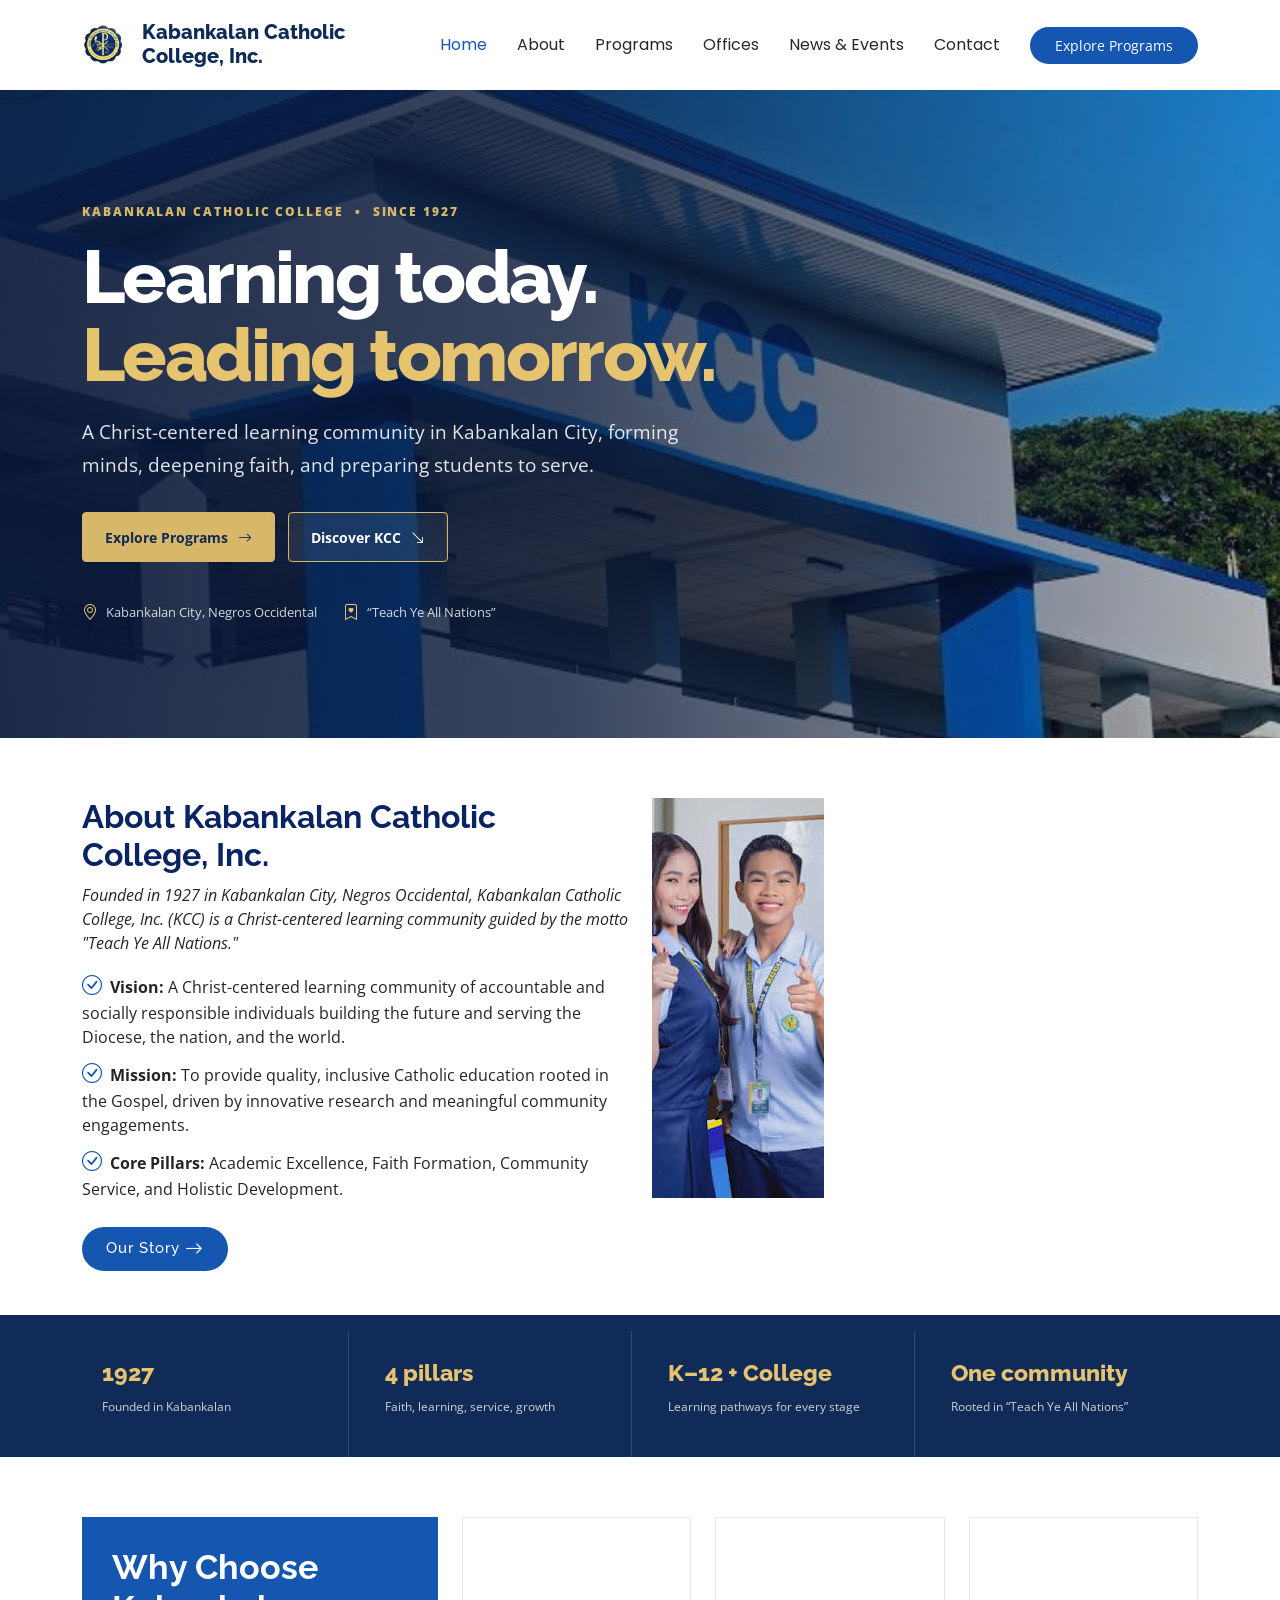
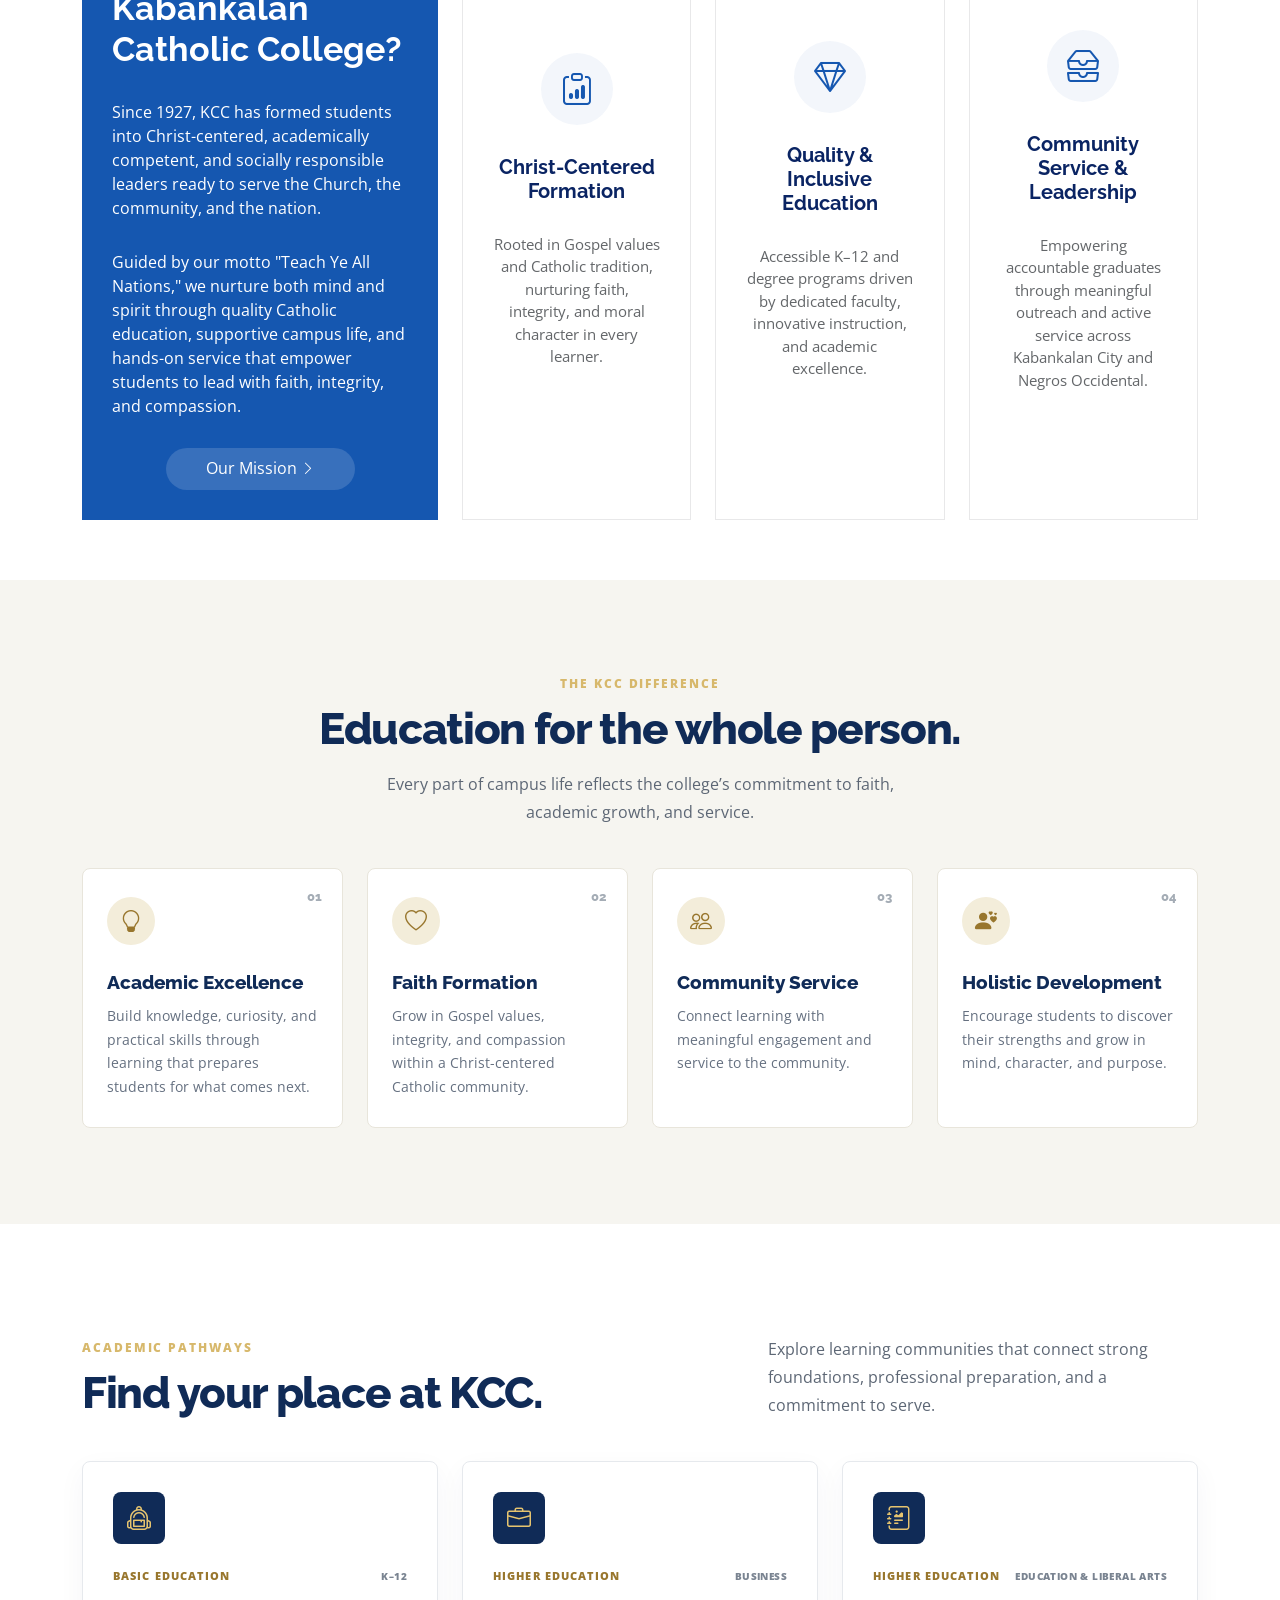
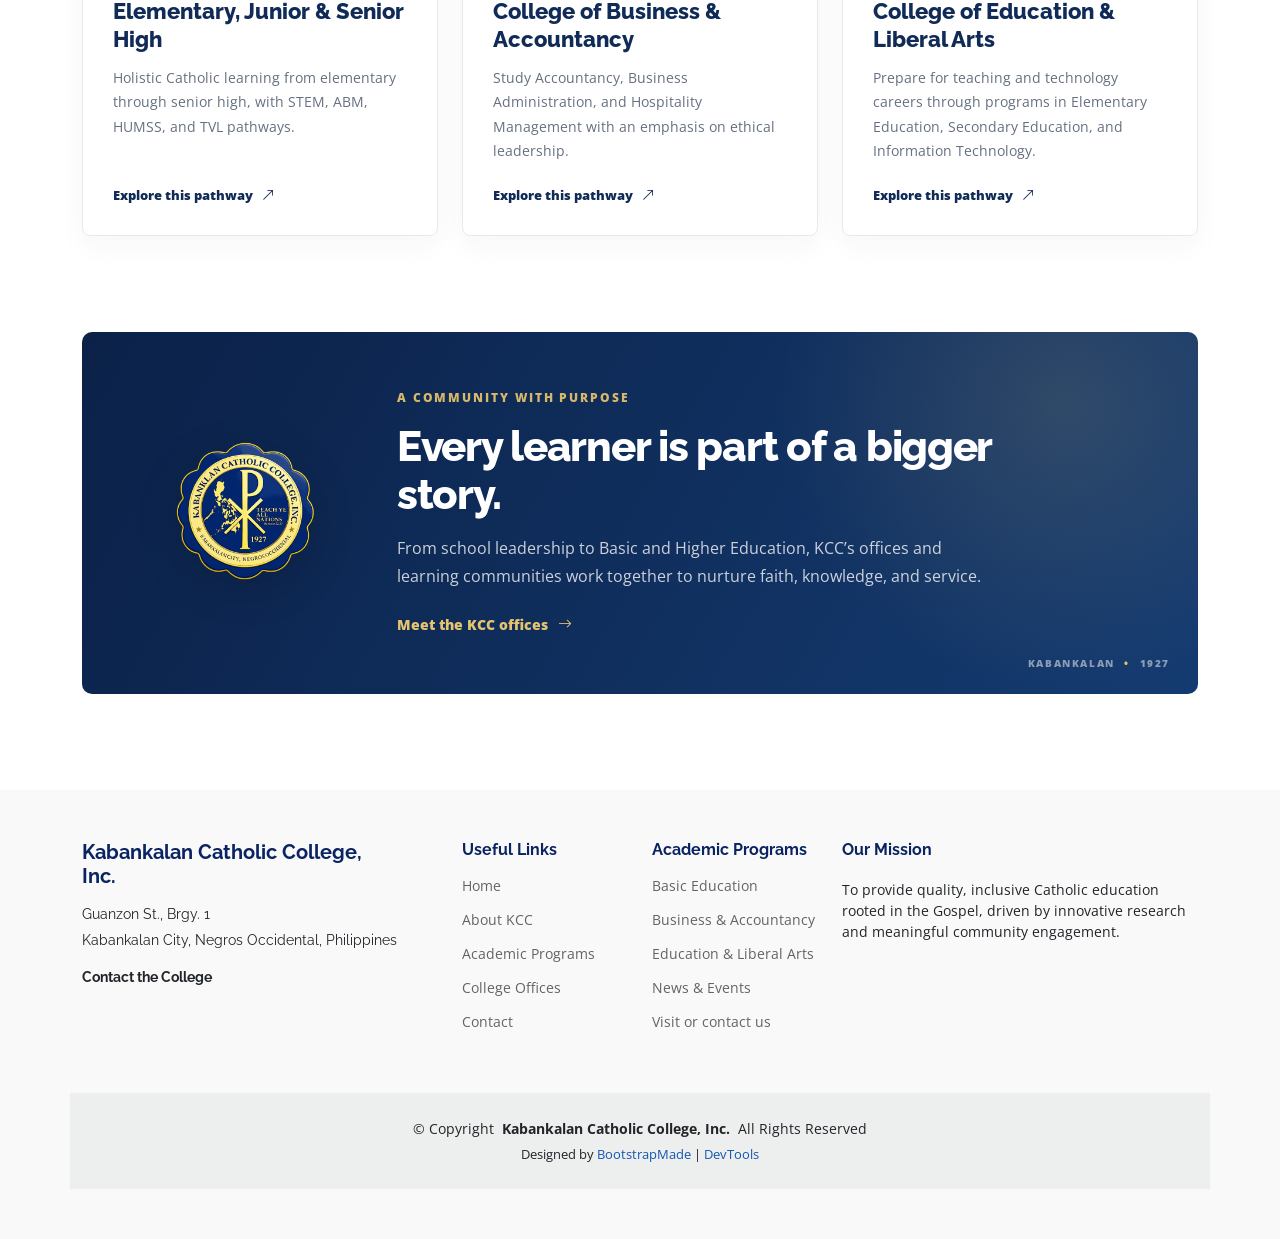
<file: index.html>
<!DOCTYPE html>
<html lang="en">

<head>
  <meta charset="utf-8">
  <meta content="width=device-width, initial-scale=1.0" name="viewport">
  <title>Kabankalan Catholic College, Inc. | Official Website</title>
  <meta name="description" content="Discover Christ-centered education, academic programs, and community life at Kabankalan Catholic College, Inc.">
  <meta name="keywords" content="">

  <!-- Favicons -->
  <link href="assets/img/favicon.png" rel="icon">
  <link href="assets/img/apple-touch-icon.png" rel="apple-touch-icon">

  <!-- Fonts -->
  <link href="https://fonts.googleapis.com" rel="preconnect">
  <link href="https://fonts.gstatic.com" rel="preconnect" crossorigin>
  <link href="https://fonts.googleapis.com/css2?family=Open+Sans:ital,wght@0,300;0,400;0,500;0,600;0,700;0,800;1,300;1,400;1,500;1,600;1,700;1,800&family=Poppins:ital,wght@0,100;0,200;0,300;0,400;0,500;0,600;0,700;0,800;0,900;1,100;1,200;1,300;1,400;1,500;1,600;1,700;1,800;1,900&family=Raleway:ital,wght@0,100;0,200;0,300;0,400;0,500;0,600;0,700;0,800;0,900;1,100;1,200;1,300;1,400;1,500;1,600;1,700;1,800;1,900&display=swap" rel="stylesheet">

  <!-- Vendor CSS Files -->
  <link href="assets/vendor/bootstrap/css/bootstrap.min.css" rel="stylesheet">
  <link href="assets/vendor/bootstrap-icons/bootstrap-icons.css" rel="stylesheet">
  <link href="assets/vendor/aos/aos.css" rel="stylesheet">
  <link href="assets/vendor/glightbox/css/glightbox.min.css" rel="stylesheet">
  <link href="assets/vendor/swiper/swiper-bundle.min.css" rel="stylesheet">

  <!-- Main CSS File -->
  <link href="assets/css/main.css" rel="stylesheet">

  <!-- =======================================================
  * Template Name: Mentor
  * Template URL: https://bootstrapmade.com/mentor-free-education-bootstrap-theme/
  * Updated: Jul 07 2025 with Bootstrap v5.3.7
  * Author: BootstrapMade.com
  * License: https://bootstrapmade.com/license/
  ======================================================== -->
</head>

<body class="index-page">

  <header id="header" class="header d-flex align-items-center sticky-top">
    <div class="container-fluid container-xl position-relative d-flex align-items-center">

      <a href="index.html" class="logo d-flex align-items-center me-auto">
        <img src="assets/img/kcc-logo.png" alt="Kabankalan Catholic College crest">
        <span class="sitename">Kabankalan Catholic College, Inc.</span>
      </a>

      <nav id="navmenu" class="navmenu">
        <ul>
          <li><a href="#hero" class="active" aria-current="page">Home</a></li>
          <li><a href="#about">About</a></li>
          <li><a href="courses.html">Programs</a></li>
          <li><a href="trainers.html">Offices</a></li>
          <li><a href="events.html">News &amp; Events</a></li>
          <li><a href="contact.html">Contact</a></li>
        </ul>
        <i class="mobile-nav-toggle d-xl-none bi bi-list"></i>
      </nav>

      <a class="btn-getstarted" href="courses.html">Explore Programs</a>

    </div>
  </header>

  <main class="main">

    <!-- Hero Section -->
    <section id="hero" class="hero section">

      <div class="container">
        <p class="hero-eyebrow" data-aos="fade-up">Kabankalan Catholic College <span>•</span> Since 1927</p>
        <h2 data-aos="fade-up" data-aos-delay="100">Learning today.<br><span>Leading tomorrow.</span></h2>
        <p class="hero-intro" data-aos="fade-up" data-aos-delay="200">A Christ-centered learning community in Kabankalan City, forming minds, deepening faith, and preparing students to serve.</p>
        <div class="hero-actions d-flex flex-wrap align-items-center" data-aos="fade-up" data-aos-delay="300">
          <a href="courses.html" class="btn-get-started">Explore Programs <i class="bi bi-arrow-right" aria-hidden="true"></i></a>
          <a href="#about" class="btn-hero-secondary">Discover KCC <i class="bi bi-arrow-down-right" aria-hidden="true"></i></a>
        </div>
        <div class="hero-details" data-aos="fade-up" data-aos-delay="400">
          <span><i class="bi bi-geo-alt" aria-hidden="true"></i> Kabankalan City, Negros Occidental</span>
          <span><i class="bi bi-bookmark-heart" aria-hidden="true"></i> “Teach Ye All Nations”</span>
        </div>
      </div>

    </section><!-- /Hero Section -->

    <!-- About Section -->
    <section id="about" class="about section">

      <div class="container">

        <div class="row gy-4">

          <div class="col-lg-6 order-1 order-lg-2" data-aos="fade-up" data-aos-delay="100">
            <img src="assets/img/kcc-space-scholarship-people.jpg" class="img-fluid" alt="KCC SPACE Scholarship Program students">
          </div>

          <div class="col-lg-6 order-2 order-lg-1 content" data-aos="fade-up" data-aos-delay="200">
            <h3>About Kabankalan Catholic College, Inc.</h3>
            <p class="fst-italic">
               Founded in 1927 in Kabankalan City, Negros Occidental, Kabankalan Catholic College, Inc. (KCC) is a Christ-centered learning community guided by the motto "Teach Ye All Nations."
            </p>
            <ul>
              <li><i class="bi bi-check-circle"></i> <span><strong>Vision:</strong> A Christ-centered learning community of accountable and socially responsible individuals building the future and serving the Diocese, the nation, and the world.</span></li>
              <li><i class="bi bi-check-circle"></i> <span><strong>Mission:</strong> To provide quality, inclusive Catholic education rooted in the Gospel, driven by innovative research and meaningful community engagements.</span></li>
              <li><i class="bi bi-check-circle"></i> <span><strong>Core Pillars:</strong> Academic Excellence, Faith Formation, Community Service, and Holistic Development.</span></li>
            </ul>
            <a href="about.html" class="read-more"><span>Our Story</span><i class="bi bi-arrow-right"></i></a>
          </div>

        </div>

      </div>

    </section><!-- /About Section -->

    <section class="home-highlights" aria-label="KCC at a glance">
      <div class="container">
        <div class="row g-3">
          <div class="col-6 col-lg-3">
            <div class="home-highlight">
              <span>1927</span>
              <p>Founded in Kabankalan</p>
            </div>
          </div>
          <div class="col-6 col-lg-3">
            <div class="home-highlight">
              <span>4 pillars</span>
              <p>Faith, learning, service, growth</p>
            </div>
          </div>
          <div class="col-6 col-lg-3">
            <div class="home-highlight">
              <span>K–12 + College</span>
              <p>Learning pathways for every stage</p>
            </div>
          </div>
          <div class="col-6 col-lg-3">
            <div class="home-highlight">
              <span>One community</span>
              <p>Rooted in “Teach Ye All Nations”</p>
            </div>
          </div>
        </div>
      </div>
    </section>

    <!-- Why Us Section -->
    <section id="why-us" class="section why-us">

      <div class="container">

        <div class="row gy-4">
          <div class="col-lg-4" data-aos="fade-up" data-aos-delay="100">
            <div class="why-box">
              <h3>Why Choose Kabankalan Catholic College?</h3>
             <p>Since 1927, KCC has formed students into Christ-centered, academically competent, and socially responsible leaders ready to serve the Church, the community, and the nation.</p>
             <p>Guided by our motto "Teach Ye All Nations," we nurture both mind and spirit through quality Catholic education, supportive campus life, and hands-on service that empower students to lead with faith, integrity, and compassion.</p>
              <div class="text-center">
                <a href="about.html" class="more-btn"><span>Our Mission</span> <i class="bi bi-chevron-right"></i></a>
              </div>
            </div>
          </div><!-- End Why Box -->

          <div class="col-lg-8 d-flex align-items-stretch">
            <div class="row gy-4" data-aos="fade-up" data-aos-delay="200">

              <div class="col-xl-4">
                <div class="icon-box d-flex flex-column justify-content-center align-items-center">
                  <i class="bi bi-clipboard-data"></i>
                  <h4>Christ-Centered Formation</h4>
                  <p>Rooted in Gospel values and Catholic tradition, nurturing faith, integrity, and moral character in every learner.</p>
                </div>
              </div><!-- End Icon Box -->

              <div class="col-xl-4" data-aos="fade-up" data-aos-delay="300">
                <div class="icon-box d-flex flex-column justify-content-center align-items-center">
                  <i class="bi bi-gem"></i>
                  <h4>Quality &amp; Inclusive Education</h4>
                  <p>Accessible K–12 and degree programs driven by dedicated faculty, innovative instruction, and academic excellence.</p>
                </div>
              </div><!-- End Icon Box -->

              <div class="col-xl-4" data-aos="fade-up" data-aos-delay="400">
                <div class="icon-box d-flex flex-column justify-content-center align-items-center">
                  <i class="bi bi-inboxes"></i>
                   <h4>Community Service &amp; Leadership</h4>
                  <p>Empowering accountable graduates through meaningful outreach and active service across Kabankalan City and Negros Occidental.</p>
                </div>
              </div><!-- End Icon Box -->

            </div>
          </div>

        </div>

      </div>

    </section><!-- /Why Us Section -->

    <section id="pillars" class="home-pillars">
      <div class="container">
        <div class="home-section-heading">
          <p class="home-kicker">The KCC difference</p>
          <h2>Education for the whole person.</h2>
          <p>Every part of campus life reflects the college’s commitment to faith, academic growth, and service.</p>
        </div>

        <div class="row g-4">
          <div class="col-md-6 col-xl-3">
            <article class="home-pillar-card">
              <span class="home-pillar-card__number">01</span>
              <i class="bi bi-lightbulb" aria-hidden="true"></i>
              <h3>Academic Excellence</h3>
              <p>Build knowledge, curiosity, and practical skills through learning that prepares students for what comes next.</p>
            </article>
          </div>
          <div class="col-md-6 col-xl-3">
            <article class="home-pillar-card">
              <span class="home-pillar-card__number">02</span>
              <i class="bi bi-heart" aria-hidden="true"></i>
              <h3>Faith Formation</h3>
              <p>Grow in Gospel values, integrity, and compassion within a Christ-centered Catholic community.</p>
            </article>
          </div>
          <div class="col-md-6 col-xl-3">
            <article class="home-pillar-card">
              <span class="home-pillar-card__number">03</span>
              <i class="bi bi-people" aria-hidden="true"></i>
              <h3>Community Service</h3>
              <p>Connect learning with meaningful engagement and service to the community.</p>
            </article>
          </div>
          <div class="col-md-6 col-xl-3">
            <article class="home-pillar-card">
              <span class="home-pillar-card__number">04</span>
              <i class="bi bi-person-hearts" aria-hidden="true"></i>
              <h3>Holistic Development</h3>
              <p>Encourage students to discover their strengths and grow in mind, character, and purpose.</p>
            </article>
          </div>
        </div>
      </div>
    </section>

    <section id="programs" class="home-programs">
      <div class="container">
        <div class="home-section-heading home-section-heading--split">
          <div>
            <p class="home-kicker">Academic pathways</p>
            <h2>Find your place at KCC.</h2>
          </div>
          <p>Explore learning communities that connect strong foundations, professional preparation, and a commitment to serve.</p>
        </div>

        <div class="row g-4">
          <div class="col-lg-4">
            <article class="home-program-card">
              <div class="home-program-card__icon"><i class="bi bi-backpack2" aria-hidden="true"></i></div>
              <p class="home-program-card__label">Basic Education <span>K–12</span></p>
              <h3><a href="courses.html#basic-education">Elementary, Junior &amp; Senior High</a></h3>
              <p>Holistic Catholic learning from elementary through senior high, with STEM, ABM, HUMSS, and TVL pathways.</p>
              <a class="home-program-card__link" href="courses.html#basic-education">Explore this pathway <i class="bi bi-arrow-up-right" aria-hidden="true"></i></a>
            </article>
          </div>
          <div class="col-lg-4">
            <article class="home-program-card">
              <div class="home-program-card__icon"><i class="bi bi-briefcase" aria-hidden="true"></i></div>
              <p class="home-program-card__label">Higher Education <span>Business</span></p>
              <h3><a href="courses.html#business-accountancy">College of Business &amp; Accountancy</a></h3>
              <p>Study Accountancy, Business Administration, and Hospitality Management with an emphasis on ethical leadership.</p>
              <a class="home-program-card__link" href="courses.html#business-accountancy">Explore this pathway <i class="bi bi-arrow-up-right" aria-hidden="true"></i></a>
            </article>
          </div>
          <div class="col-lg-4">
            <article class="home-program-card">
              <div class="home-program-card__icon"><i class="bi bi-journal-richtext" aria-hidden="true"></i></div>
              <p class="home-program-card__label">Higher Education <span>Education &amp; Liberal Arts</span></p>
              <h3><a href="courses.html#education-liberal-arts">College of Education &amp; Liberal Arts</a></h3>
              <p>Prepare for teaching and technology careers through programs in Elementary Education, Secondary Education, and Information Technology.</p>
              <a class="home-program-card__link" href="courses.html#education-liberal-arts">Explore this pathway <i class="bi bi-arrow-up-right" aria-hidden="true"></i></a>
            </article>
          </div>
        </div>
      </div>
    </section>

    <section id="college-offices" class="home-community">
      <div class="container">
        <div class="home-community__panel">
          <div class="home-community__seal" aria-hidden="true">
            <img src="assets/img/kcc-logo.png" alt="">
          </div>
          <div class="home-community__content">
            <p class="home-kicker">A community with purpose</p>
            <h2>Every learner is part of a bigger story.</h2>
            <p>From school leadership to Basic and Higher Education, KCC’s offices and learning communities work together to nurture faith, knowledge, and service.</p>
            <a href="trainers.html" class="home-community__link">Meet the KCC offices <i class="bi bi-arrow-right" aria-hidden="true"></i></a>
          </div>
          <span class="home-community__year">KABANKALAN <span>•</span> 1927</span>
        </div>
      </div>
    </section>

  </main>

  <footer id="footer" class="footer position-relative light-background">

    <div class="container footer-top">
      <div class="row gy-4">
        <div class="col-lg-4 col-md-6 footer-about">
          <a href="index.html" class="logo d-flex align-items-center">
            <span class="sitename">Kabankalan Catholic College, Inc.</span>
          </a>
          <div class="footer-contact pt-3">
            <p>Guanzon St., Brgy. 1</p>
            <p>Kabankalan City, Negros Occidental, Philippines</p>
            <p class="mt-3"><a href="contact.html">Contact the College</a></p>
          </div>
        </div>

        <div class="col-lg-2 col-md-3 footer-links">
          <h4>Useful Links</h4>
          <ul>
            <li><a href="index.html">Home</a></li>
            <li><a href="about.html">About KCC</a></li>
            <li><a href="courses.html">Academic Programs</a></li>
            <li><a href="trainers.html">College Offices</a></li>
            <li><a href="contact.html">Contact</a></li>
          </ul>
        </div>

        <div class="col-lg-2 col-md-3 footer-links">
          <h4>Academic Programs</h4>
          <ul>
            <li><a href="courses.html#basic-education">Basic Education</a></li>
            <li><a href="courses.html#business-accountancy">Business &amp; Accountancy</a></li>
            <li><a href="courses.html#education-liberal-arts">Education &amp; Liberal Arts</a></li>
            <li><a href="events.html">News &amp; Events</a></li>
            <li><a href="contact.html">Visit or contact us</a></li>
          </ul>
        </div>

        <div class="col-lg-4 col-md-12 footer-newsletter">
          <h4>Our Mission</h4>
          <p>To provide quality, inclusive Catholic education rooted in the Gospel, driven by innovative research and meaningful community engagement.</p>
        </div>

      </div>
    </div>

    <div class="container copyright text-center mt-4">
      <p>© <span>Copyright</span> <strong class="px-1 sitename">Kabankalan Catholic College, Inc.</strong> <span>All Rights Reserved</span></p>
      <div class="credits">
        <!-- All the links in the footer should remain intact. -->
        <!-- You can delete the links only if you've purchased the pro version. -->
        <!-- Licensing information: https://bootstrapmade.com/license/ -->
        Designed by <a href="https://bootstrapmade.com/">BootstrapMade</a> | <a href="https://bootstrapmade.com/tools/">DevTools</a>
      </div>
    </div>

  </footer>

  <!-- Scroll Top -->
  <a href="#" id="scroll-top" class="scroll-top d-flex align-items-center justify-content-center"><i class="bi bi-arrow-up-short"></i></a>

  <!-- Preloader -->
  <div id="preloader"></div>

  <!-- Vendor JS Files -->
  <script src="assets/vendor/bootstrap/js/bootstrap.bundle.min.js"></script>
  <script src="assets/vendor/aos/aos.js"></script>
  <script src="assets/vendor/glightbox/js/glightbox.min.js"></script>
  <script src="assets/vendor/purecounter/purecounter_vanilla.js"></script>
  <script src="assets/vendor/swiper/swiper-bundle.min.js"></script>

  <!-- Main JS File -->
  <script src="assets/js/main.js"></script>

</body>

</html>
</file>
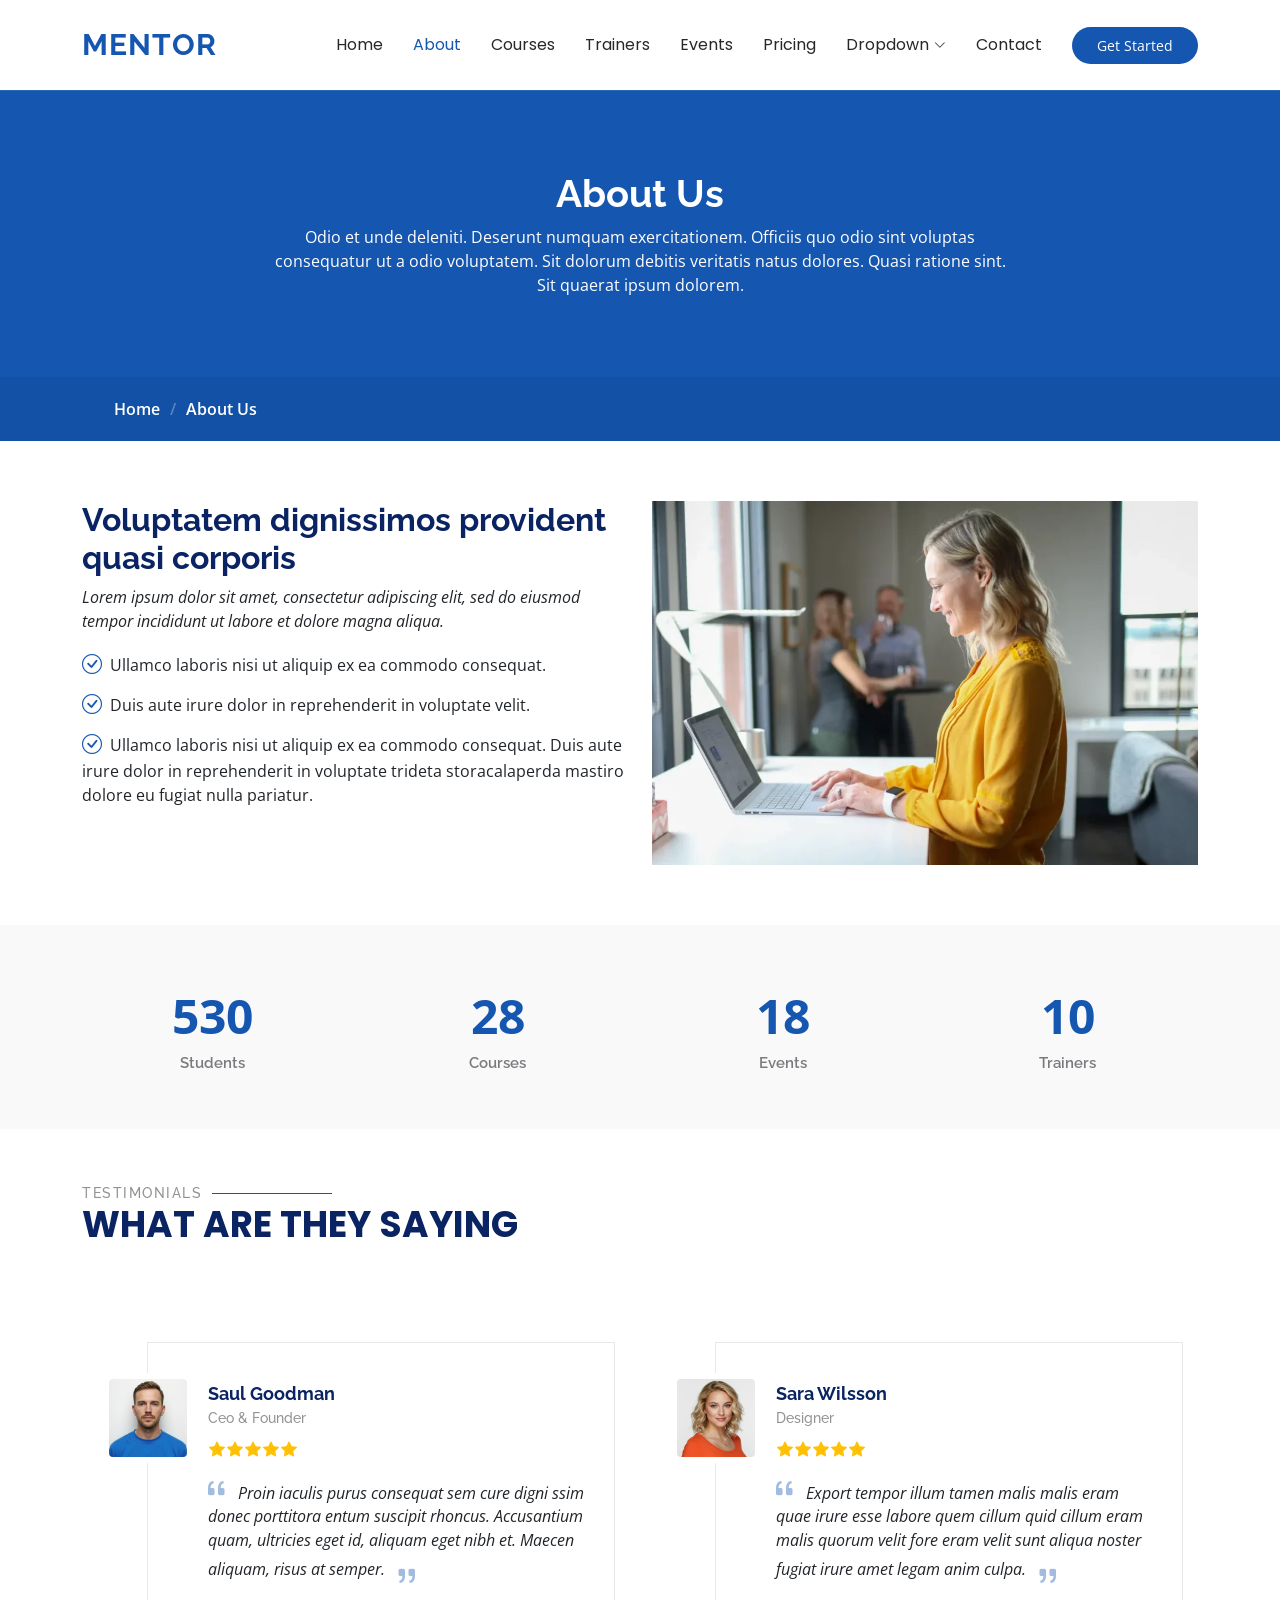
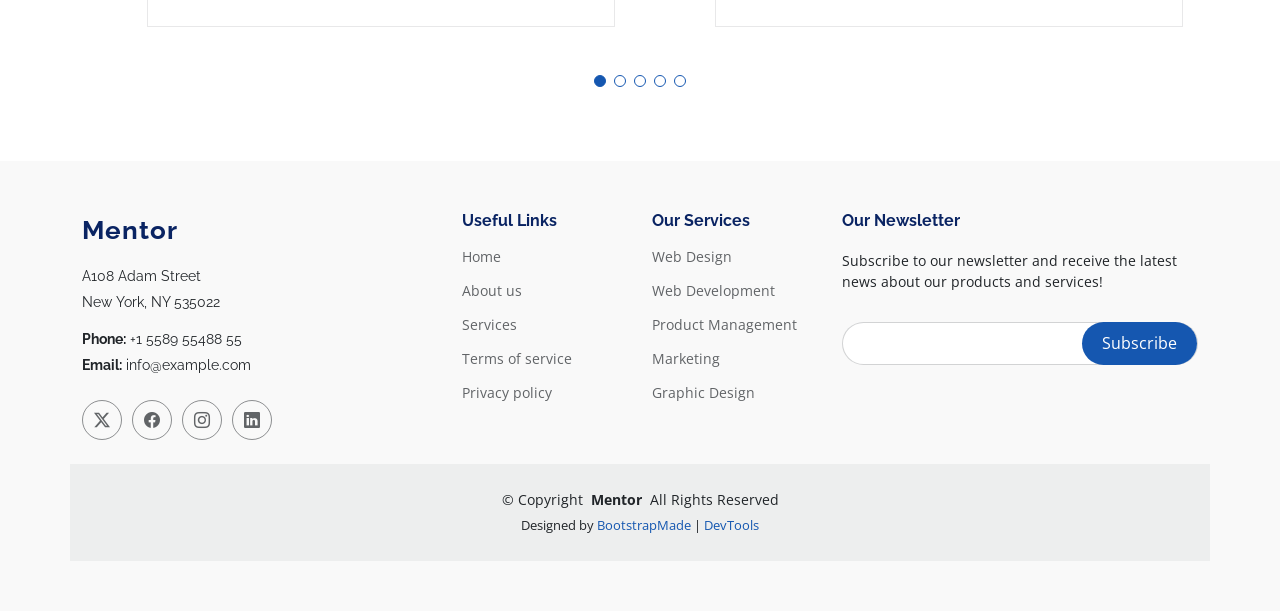
<file: about.html>
<!DOCTYPE html>
<html lang="en">

<head>
  <meta charset="utf-8">
  <meta content="width=device-width, initial-scale=1.0" name="viewport">
  <title>About - Mentor Bootstrap Template</title>
  <meta name="description" content="">
  <meta name="keywords" content="">

  <!-- Favicons -->
  <link href="assets/img/favicon.png" rel="icon">
  <link href="assets/img/apple-touch-icon.png" rel="apple-touch-icon">

  <!-- Fonts -->
  <link href="https://fonts.googleapis.com" rel="preconnect">
  <link href="https://fonts.gstatic.com" rel="preconnect" crossorigin>
  <link href="https://fonts.googleapis.com/css2?family=Open+Sans:ital,wght@0,300;0,400;0,500;0,600;0,700;0,800;1,300;1,400;1,500;1,600;1,700;1,800&family=Poppins:ital,wght@0,100;0,200;0,300;0,400;0,500;0,600;0,700;0,800;0,900;1,100;1,200;1,300;1,400;1,500;1,600;1,700;1,800;1,900&family=Raleway:ital,wght@0,100;0,200;0,300;0,400;0,500;0,600;0,700;0,800;0,900;1,100;1,200;1,300;1,400;1,500;1,600;1,700;1,800;1,900&display=swap" rel="stylesheet">

  <!-- Vendor CSS Files -->
  <link href="assets/vendor/bootstrap/css/bootstrap.min.css" rel="stylesheet">
  <link href="assets/vendor/bootstrap-icons/bootstrap-icons.css" rel="stylesheet">
  <link href="assets/vendor/aos/aos.css" rel="stylesheet">
  <link href="assets/vendor/glightbox/css/glightbox.min.css" rel="stylesheet">
  <link href="assets/vendor/swiper/swiper-bundle.min.css" rel="stylesheet">

  <!-- Main CSS File -->
  <link href="assets/css/main.css" rel="stylesheet">

  <!-- =======================================================
  * Template Name: Mentor
  * Template URL: https://bootstrapmade.com/mentor-free-education-bootstrap-theme/
  * Updated: Jul 07 2025 with Bootstrap v5.3.7
  * Author: BootstrapMade.com
  * License: https://bootstrapmade.com/license/
  ======================================================== -->
</head>

<body class="about-page">

  <header id="header" class="header d-flex align-items-center sticky-top">
    <div class="container-fluid container-xl position-relative d-flex align-items-center">

      <a href="index.html" class="logo d-flex align-items-center me-auto">
        <!-- Uncomment the line below if you also wish to use an image logo -->
        <!-- <img src="assets/img/logo.webp" alt=""> -->
        <h1 class="sitename">Mentor</h1>
      </a>

      <nav id="navmenu" class="navmenu">
        <ul>
          <li><a href="index.html">Home<br></a></li>
          <li><a href="about.html" class="active">About</a></li>
          <li><a href="courses.html">Courses</a></li>
          <li><a href="trainers.html">Trainers</a></li>
          <li><a href="events.html">Events</a></li>
          <li><a href="pricing.html">Pricing</a></li>
          <li class="dropdown"><a href="#"><span>Dropdown</span> <i class="bi bi-chevron-down toggle-dropdown"></i></a>
            <ul>
              <li><a href="#">Dropdown 1</a></li>
              <li class="dropdown"><a href="#"><span>Deep Dropdown</span> <i class="bi bi-chevron-down toggle-dropdown"></i></a>
                <ul>
                  <li><a href="#">Deep Dropdown 1</a></li>
                  <li><a href="#">Deep Dropdown 2</a></li>
                  <li><a href="#">Deep Dropdown 3</a></li>
                  <li><a href="#">Deep Dropdown 4</a></li>
                  <li><a href="#">Deep Dropdown 5</a></li>
                </ul>
              </li>
              <li><a href="#">Dropdown 2</a></li>
              <li><a href="#">Dropdown 3</a></li>
              <li><a href="#">Dropdown 4</a></li>
            </ul>
          </li>
          <li><a href="contact.html">Contact</a></li>
        </ul>
        <i class="mobile-nav-toggle d-xl-none bi bi-list"></i>
      </nav>

      <a class="btn-getstarted" href="courses.html">Get Started</a>

    </div>
  </header>

  <main class="main">

    <!-- Page Title -->
    <div class="page-title" data-aos="fade">
      <div class="heading">
        <div class="container">
          <div class="row d-flex justify-content-center text-center">
            <div class="col-lg-8">
              <h1>About Us<br></h1>
              <p class="mb-0">Odio et unde deleniti. Deserunt numquam exercitationem. Officiis quo odio sint voluptas consequatur ut a odio voluptatem. Sit dolorum debitis veritatis natus dolores. Quasi ratione sint. Sit quaerat ipsum dolorem.</p>
            </div>
          </div>
        </div>
      </div>
      <nav class="breadcrumbs">
        <div class="container">
          <ol>
            <li><a href="index.html">Home</a></li>
            <li class="current">About Us<br></li>
          </ol>
        </div>
      </nav>
    </div><!-- End Page Title -->

    <!-- About Us Section -->
    <section id="about-us" class="section about-us">

      <div class="container">

        <div class="row gy-4">

          <div class="col-lg-6 order-1 order-lg-2" data-aos="fade-up" data-aos-delay="100">
            <img src="assets/img/about/about-1.webp" class="img-fluid" alt="">
          </div>

          <div class="col-lg-6 order-2 order-lg-1 content" data-aos="fade-up" data-aos-delay="200">
            <h3>Voluptatem dignissimos provident quasi corporis</h3>
            <p class="fst-italic">
              Lorem ipsum dolor sit amet, consectetur adipiscing elit, sed do eiusmod tempor incididunt ut labore et dolore
              magna aliqua.
            </p>
            <ul>
              <li><i class="bi bi-check-circle"></i> <span>Ullamco laboris nisi ut aliquip ex ea commodo consequat.</span></li>
              <li><i class="bi bi-check-circle"></i> <span>Duis aute irure dolor in reprehenderit in voluptate velit.</span></li>
              <li><i class="bi bi-check-circle"></i> <span>Ullamco laboris nisi ut aliquip ex ea commodo consequat. Duis aute irure dolor in reprehenderit in voluptate trideta storacalaperda mastiro dolore eu fugiat nulla pariatur.</span></li>
            </ul>
          </div>

        </div>

      </div>

    </section><!-- /About Us Section -->

    <!-- Counts Section -->
    <section id="counts" class="section counts light-background">

      <div class="container" data-aos="fade-up" data-aos-delay="100">

        <div class="row gy-4">

          <div class="col-lg-3 col-md-6">
            <div class="stats-item text-center w-100 h-100">
              <span data-purecounter-start="0" data-purecounter-end="1232" data-purecounter-duration="1" class="purecounter"></span>
              <p>Students</p>
            </div>
          </div><!-- End Stats Item -->

          <div class="col-lg-3 col-md-6">
            <div class="stats-item text-center w-100 h-100">
              <span data-purecounter-start="0" data-purecounter-end="64" data-purecounter-duration="1" class="purecounter"></span>
              <p>Courses</p>
            </div>
          </div><!-- End Stats Item -->

          <div class="col-lg-3 col-md-6">
            <div class="stats-item text-center w-100 h-100">
              <span data-purecounter-start="0" data-purecounter-end="42" data-purecounter-duration="1" class="purecounter"></span>
              <p>Events</p>
            </div>
          </div><!-- End Stats Item -->

          <div class="col-lg-3 col-md-6">
            <div class="stats-item text-center w-100 h-100">
              <span data-purecounter-start="0" data-purecounter-end="24" data-purecounter-duration="1" class="purecounter"></span>
              <p>Trainers</p>
            </div>
          </div><!-- End Stats Item -->

        </div>

      </div>

    </section><!-- /Counts Section -->

    <!-- Testimonials Section -->
    <section id="testimonials" class="testimonials section">

      <!-- Section Title -->
      <div class="container section-title" data-aos="fade-up">
        <h2>Testimonials</h2>
        <p>What are they saying</p>
      </div><!-- End Section Title -->

      <div class="container" data-aos="fade-up" data-aos-delay="100">

        <div class="swiper init-swiper">
          <script type="application/json" class="swiper-config">
            {
              "loop": true,
              "speed": 600,
              "autoplay": {
                "delay": 5000
              },
              "slidesPerView": "auto",
              "pagination": {
                "el": ".swiper-pagination",
                "type": "bullets",
                "clickable": true
              },
              "breakpoints": {
                "320": {
                  "slidesPerView": 1,
                  "spaceBetween": 40
                },
                "1200": {
                  "slidesPerView": 2,
                  "spaceBetween": 20
                }
              }
            }
          </script>
          <div class="swiper-wrapper">

            <div class="swiper-slide">
              <div class="testimonial-wrap">
                <div class="testimonial-item">
                  <img src="assets/img/person/person-m-9.webp" class="testimonial-img" alt="">
                  <h3>Saul Goodman</h3>
                  <h4>Ceo &amp; Founder</h4>
                  <div class="stars">
                    <i class="bi bi-star-fill"></i><i class="bi bi-star-fill"></i><i class="bi bi-star-fill"></i><i class="bi bi-star-fill"></i><i class="bi bi-star-fill"></i>
                  </div>
                  <p>
                    <i class="bi bi-quote quote-icon-left"></i>
                    <span>Proin iaculis purus consequat sem cure digni ssim donec porttitora entum suscipit rhoncus. Accusantium quam, ultricies eget id, aliquam eget nibh et. Maecen aliquam, risus at semper.</span>
                    <i class="bi bi-quote quote-icon-right"></i>
                  </p>
                </div>
              </div>
            </div><!-- End testimonial item -->

            <div class="swiper-slide">
              <div class="testimonial-wrap">
                <div class="testimonial-item">
                  <img src="assets/img/person/person-f-5.webp" class="testimonial-img" alt="">
                  <h3>Sara Wilsson</h3>
                  <h4>Designer</h4>
                  <div class="stars">
                    <i class="bi bi-star-fill"></i><i class="bi bi-star-fill"></i><i class="bi bi-star-fill"></i><i class="bi bi-star-fill"></i><i class="bi bi-star-fill"></i>
                  </div>
                  <p>
                    <i class="bi bi-quote quote-icon-left"></i>
                    <span>Export tempor illum tamen malis malis eram quae irure esse labore quem cillum quid cillum eram malis quorum velit fore eram velit sunt aliqua noster fugiat irure amet legam anim culpa.</span>
                    <i class="bi bi-quote quote-icon-right"></i>
                  </p>
                </div>
              </div>
            </div><!-- End testimonial item -->

            <div class="swiper-slide">
              <div class="testimonial-wrap">
                <div class="testimonial-item">
                  <img src="assets/img/person/person-f-12.webp" class="testimonial-img" alt="">
                  <h3>Jena Karlis</h3>
                  <h4>Store Owner</h4>
                  <div class="stars">
                    <i class="bi bi-star-fill"></i><i class="bi bi-star-fill"></i><i class="bi bi-star-fill"></i><i class="bi bi-star-fill"></i><i class="bi bi-star-fill"></i>
                  </div>
                  <p>
                    <i class="bi bi-quote quote-icon-left"></i>
                    <span>Enim nisi quem export duis labore cillum quae magna enim sint quorum nulla quem veniam duis minim tempor labore quem eram duis noster aute amet eram fore quis sint minim.</span>
                    <i class="bi bi-quote quote-icon-right"></i>
                  </p>
                </div>
              </div>
            </div><!-- End testimonial item -->

            <div class="swiper-slide">
              <div class="testimonial-wrap">
                <div class="testimonial-item">
                  <img src="assets/img/person/person-m-12.webp" class="testimonial-img" alt="">
                  <h3>Matt Brandon</h3>
                  <h4>Freelancer</h4>
                  <div class="stars">
                    <i class="bi bi-star-fill"></i><i class="bi bi-star-fill"></i><i class="bi bi-star-fill"></i><i class="bi bi-star-fill"></i><i class="bi bi-star-fill"></i>
                  </div>
                  <p>
                    <i class="bi bi-quote quote-icon-left"></i>
                    <span>Fugiat enim eram quae cillum dolore dolor amet nulla culpa multos export minim fugiat minim velit minim dolor enim duis veniam ipsum anim magna sunt elit fore quem dolore labore illum veniam.</span>
                    <i class="bi bi-quote quote-icon-right"></i>
                  </p>
                </div>
              </div>
            </div><!-- End testimonial item -->

            <div class="swiper-slide">
              <div class="testimonial-wrap">
                <div class="testimonial-item">
                  <img src="assets/img/person/person-m-13.webp" class="testimonial-img" alt="">
                  <h3>John Larson</h3>
                  <h4>Entrepreneur</h4>
                  <div class="stars">
                    <i class="bi bi-star-fill"></i><i class="bi bi-star-fill"></i><i class="bi bi-star-fill"></i><i class="bi bi-star-fill"></i><i class="bi bi-star-fill"></i>
                  </div>
                  <p>
                    <i class="bi bi-quote quote-icon-left"></i>
                    <span>Quis quorum aliqua sint quem legam fore sunt eram irure aliqua veniam tempor noster veniam enim culpa labore duis sunt culpa nulla illum cillum fugiat legam esse veniam culpa fore nisi cillum quid.</span>
                    <i class="bi bi-quote quote-icon-right"></i>
                  </p>
                </div>
              </div>
            </div><!-- End testimonial item -->

          </div>
          <div class="swiper-pagination"></div>
        </div>

      </div>

    </section><!-- /Testimonials Section -->

  </main>

  <footer id="footer" class="footer position-relative light-background">

    <div class="container footer-top">
      <div class="row gy-4">
        <div class="col-lg-4 col-md-6 footer-about">
          <a href="index.html" class="logo d-flex align-items-center">
            <span class="sitename">Mentor</span>
          </a>
          <div class="footer-contact pt-3">
            <p>A108 Adam Street</p>
            <p>New York, NY 535022</p>
            <p class="mt-3"><strong>Phone:</strong> <span>+1 5589 55488 55</span></p>
            <p><strong>Email:</strong> <span>info@example.com</span></p>
          </div>
          <div class="social-links d-flex mt-4">
            <a href=""><i class="bi bi-twitter-x"></i></a>
            <a href=""><i class="bi bi-facebook"></i></a>
            <a href=""><i class="bi bi-instagram"></i></a>
            <a href=""><i class="bi bi-linkedin"></i></a>
          </div>
        </div>

        <div class="col-lg-2 col-md-3 footer-links">
          <h4>Useful Links</h4>
          <ul>
            <li><a href="#">Home</a></li>
            <li><a href="#">About us</a></li>
            <li><a href="#">Services</a></li>
            <li><a href="#">Terms of service</a></li>
            <li><a href="#">Privacy policy</a></li>
          </ul>
        </div>

        <div class="col-lg-2 col-md-3 footer-links">
          <h4>Our Services</h4>
          <ul>
            <li><a href="#">Web Design</a></li>
            <li><a href="#">Web Development</a></li>
            <li><a href="#">Product Management</a></li>
            <li><a href="#">Marketing</a></li>
            <li><a href="#">Graphic Design</a></li>
          </ul>
        </div>

        <div class="col-lg-4 col-md-12 footer-newsletter">
          <h4>Our Newsletter</h4>
          <p>Subscribe to our newsletter and receive the latest news about our products and services!</p>
          <form action="#" method="post" class="email-form">
            <div class="newsletter-form"><input type="email" name="email"><input type="submit" value="Subscribe"></div>
            <div class="loading">Loading</div>
            <div class="error-message"></div>
            <div class="sent-message">Your subscription request has been sent. Thank you!</div>
          </form>
        </div>

      </div>
    </div>

    <div class="container copyright text-center mt-4">
      <p>© <span>Copyright</span> <strong class="px-1 sitename">Mentor</strong> <span>All Rights Reserved</span></p>
      <div class="credits">
        <!-- All the links in the footer should remain intact. -->
        <!-- You can delete the links only if you've purchased the pro version. -->
        <!-- Licensing information: https://bootstrapmade.com/license/ -->
        Designed by <a href="https://bootstrapmade.com/">BootstrapMade</a> | <a href="https://bootstrapmade.com/tools/">DevTools</a>
      </div>
    </div>

  </footer>

  <!-- Scroll Top -->
  <a href="#" id="scroll-top" class="scroll-top d-flex align-items-center justify-content-center"><i class="bi bi-arrow-up-short"></i></a>

  <!-- Preloader -->
  <div id="preloader"></div>

  <!-- Vendor JS Files -->
  <script src="assets/vendor/bootstrap/js/bootstrap.bundle.min.js"></script>
  <script src="assets/vendor/aos/aos.js"></script>
  <script src="assets/vendor/glightbox/js/glightbox.min.js"></script>
  <script src="assets/vendor/purecounter/purecounter_vanilla.js"></script>
  <script src="assets/vendor/swiper/swiper-bundle.min.js"></script>

  <!-- Main JS File -->
  <script src="assets/js/main.js"></script>

</body>

</html>
</file>
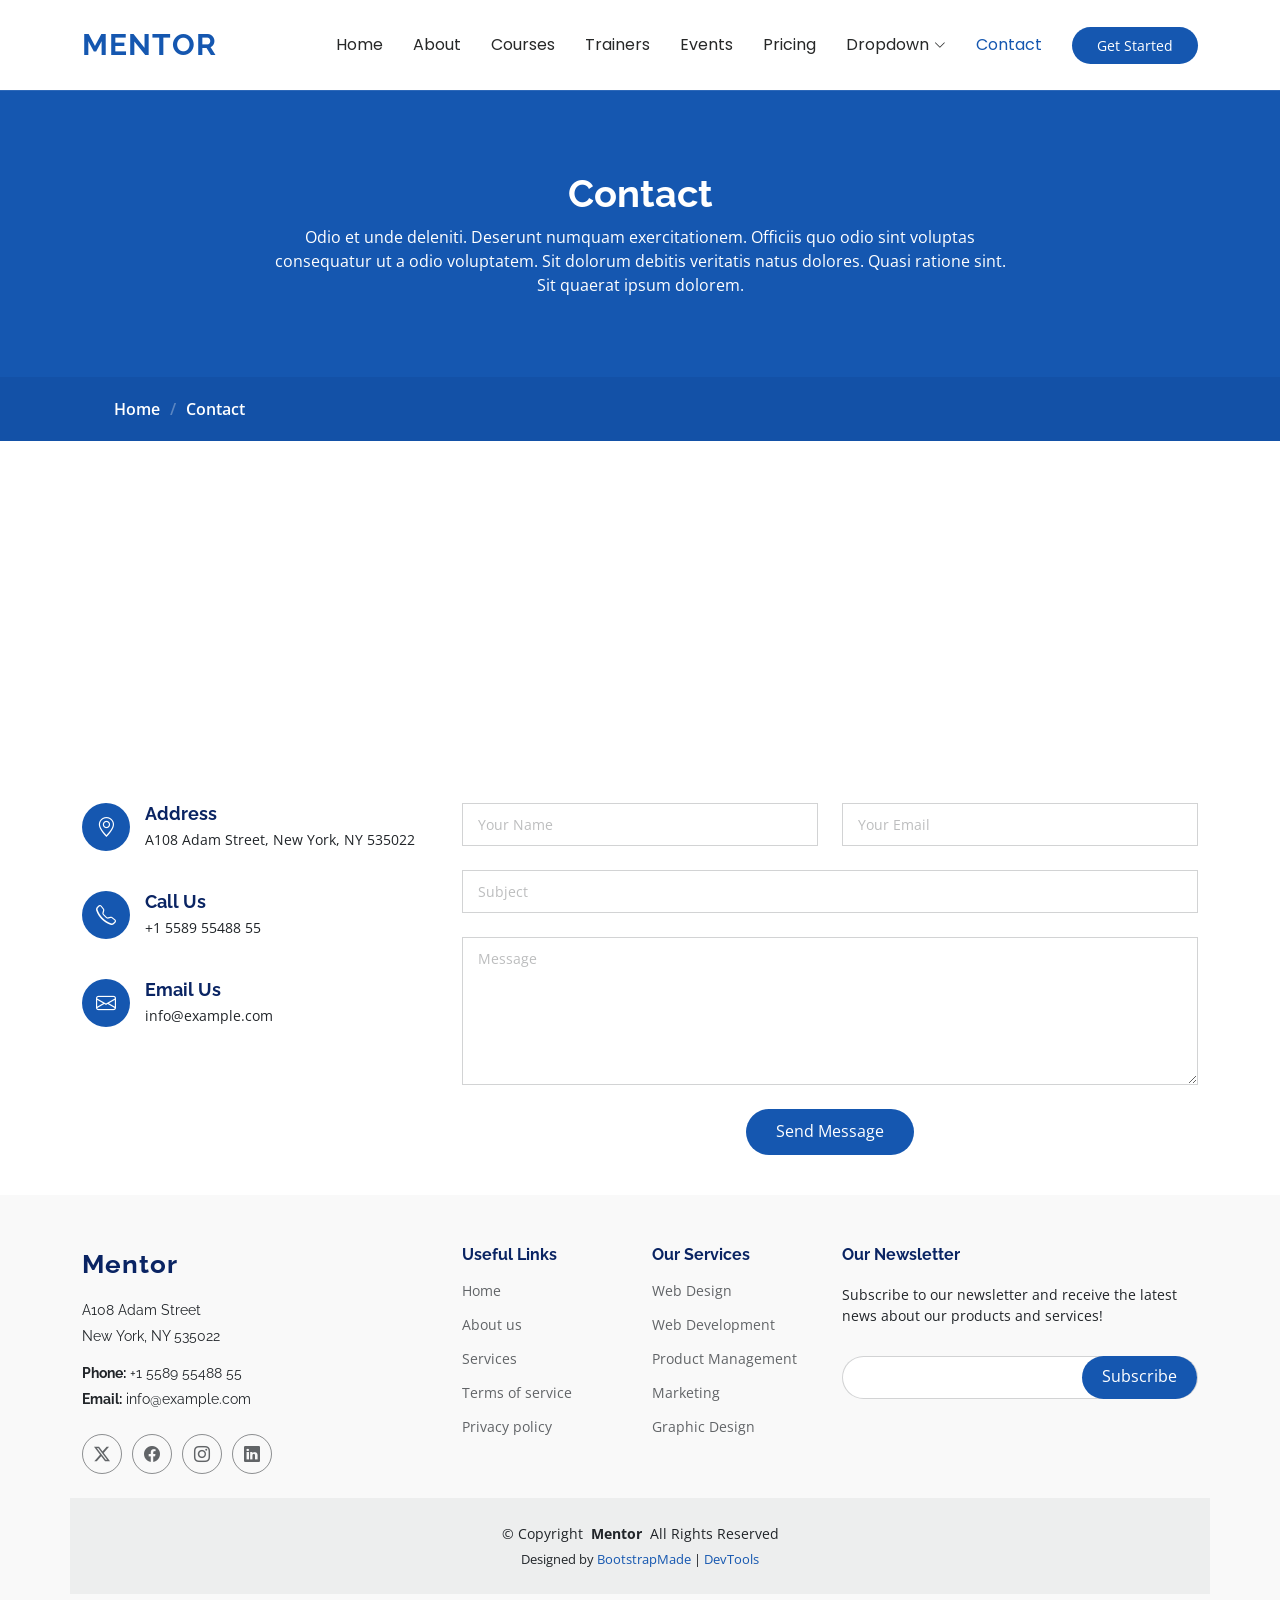
<file: contact.html>
<!DOCTYPE html>
<html lang="en">

<head>
  <meta charset="utf-8">
  <meta content="width=device-width, initial-scale=1.0" name="viewport">
  <title>Contact - Mentor Bootstrap Template</title>
  <meta name="description" content="">
  <meta name="keywords" content="">

  <!-- Favicons -->
  <link href="assets/img/favicon.png" rel="icon">
  <link href="assets/img/apple-touch-icon.png" rel="apple-touch-icon">

  <!-- Fonts -->
  <link href="https://fonts.googleapis.com" rel="preconnect">
  <link href="https://fonts.gstatic.com" rel="preconnect" crossorigin>
  <link
    href="https://fonts.googleapis.com/css2?family=Open+Sans:ital,wght@0,300;0,400;0,500;0,600;0,700;0,800;1,300;1,400;1,500;1,600;1,700;1,800&family=Poppins:ital,wght@0,100;0,200;0,300;0,400;0,500;0,600;0,700;0,800;0,900;1,100;1,200;1,300;1,400;1,500;1,600;1,700;1,800;1,900&family=Raleway:ital,wght@0,100;0,200;0,300;0,400;0,500;0,600;0,700;0,800;0,900;1,100;1,200;1,300;1,400;1,500;1,600;1,700;1,800;1,900&display=swap"
    rel="stylesheet">

  <!-- Vendor CSS Files -->
  <link href="assets/vendor/bootstrap/css/bootstrap.min.css" rel="stylesheet">
  <link href="assets/vendor/bootstrap-icons/bootstrap-icons.css" rel="stylesheet">
  <link href="assets/vendor/aos/aos.css" rel="stylesheet">
  <link href="assets/vendor/glightbox/css/glightbox.min.css" rel="stylesheet">
  <link href="assets/vendor/swiper/swiper-bundle.min.css" rel="stylesheet">

  <!-- Main CSS File -->
  <link href="assets/css/main.css" rel="stylesheet">

  <!-- =======================================================
  * Template Name: Mentor
  * Template URL: https://bootstrapmade.com/mentor-free-education-bootstrap-theme/
  * Updated: Jul 07 2025 with Bootstrap v5.3.7
  * Author: BootstrapMade.com
  * License: https://bootstrapmade.com/license/
  ======================================================== -->
</head>

<body class="contact-page">

  <header id="header" class="header d-flex align-items-center sticky-top">
    <div class="container-fluid container-xl position-relative d-flex align-items-center">

      <a href="index.html" class="logo d-flex align-items-center me-auto">
        <!-- Uncomment the line below if you also wish to use an image logo -->
        <!-- <img src="assets/img/logo.webp" alt=""> -->
        <h1 class="sitename">Mentor</h1>
      </a>

      <nav id="navmenu" class="navmenu">
        <ul>
          <li><a href="index.html">Home<br></a></li>
          <li><a href="about.html">About</a></li>
          <li><a href="courses.html">Courses</a></li>
          <li><a href="trainers.html">Trainers</a></li>
          <li><a href="events.html">Events</a></li>
          <li><a href="pricing.html">Pricing</a></li>
          <li class="dropdown"><a href="#"><span>Dropdown</span> <i class="bi bi-chevron-down toggle-dropdown"></i></a>
            <ul>
              <li><a href="#">Dropdown 1</a></li>
              <li class="dropdown"><a href="#"><span>Deep Dropdown</span> <i
                    class="bi bi-chevron-down toggle-dropdown"></i></a>
                <ul>
                  <li><a href="#">Deep Dropdown 1</a></li>
                  <li><a href="#">Deep Dropdown 2</a></li>
                  <li><a href="#">Deep Dropdown 3</a></li>
                  <li><a href="#">Deep Dropdown 4</a></li>
                  <li><a href="#">Deep Dropdown 5</a></li>
                </ul>
              </li>
              <li><a href="#">Dropdown 2</a></li>
              <li><a href="#">Dropdown 3</a></li>
              <li><a href="#">Dropdown 4</a></li>
            </ul>
          </li>
          <li><a href="contact.html" class="active">Contact</a></li>
        </ul>
        <i class="mobile-nav-toggle d-xl-none bi bi-list"></i>
      </nav>

      <a class="btn-getstarted" href="courses.html">Get Started</a>

    </div>
  </header>

  <main class="main">

    <!-- Page Title -->
    <div class="page-title" data-aos="fade">
      <div class="heading">
        <div class="container">
          <div class="row d-flex justify-content-center text-center">
            <div class="col-lg-8">
              <h1>Contact</h1>
              <p class="mb-0">Odio et unde deleniti. Deserunt numquam exercitationem. Officiis quo odio sint voluptas
                consequatur ut a odio voluptatem. Sit dolorum debitis veritatis natus dolores. Quasi ratione sint. Sit
                quaerat ipsum dolorem.</p>
            </div>
          </div>
        </div>
      </div>
      <nav class="breadcrumbs">
        <div class="container">
          <ol>
            <li><a href="index.html">Home</a></li>
            <li class="current">Contact</li>
          </ol>
        </div>
      </nav>
    </div><!-- End Page Title -->

    <!-- Contact Section -->
    <section id="contact" class="contact section">

      <div class="mb-5" data-aos="fade-up" data-aos-delay="200">
        <iframe style="border:0; width: 100%; height: 300px;"
          src="https://www.google.com/maps/embed?pb=!1m14!1m8!1m3!1d48389.78314118045!2d-74.006138!3d40.710059!3m2!1i1024!2i768!4f13.1!3m3!1m2!1s0x89c25a22a3bda30d%3A0xb89d1fe6bc499443!2sDowntown%20Conference%20Center!5e0!3m2!1sen!2sus!4v1676961268712!5m2!1sen!2sus"
          frameborder="0" allowfullscreen="" loading="lazy" referrerpolicy="no-referrer-when-downgrade"></iframe>
      </div><!-- End Google Maps -->

      <div class="container" data-aos="fade-up" data-aos-delay="100">

        <div class="row gy-4">

          <div class="col-lg-4">
            <div class="info-item d-flex" data-aos="fade-up" data-aos-delay="300">
              <i class="bi bi-geo-alt flex-shrink-0"></i>
              <div>
                <h3>Address</h3>
                <p>A108 Adam Street, New York, NY 535022</p>
              </div>
            </div><!-- End Info Item -->

            <div class="info-item d-flex" data-aos="fade-up" data-aos-delay="400">
              <i class="bi bi-telephone flex-shrink-0"></i>
              <div>
                <h3>Call Us</h3>
                <p>+1 5589 55488 55</p>
              </div>
            </div><!-- End Info Item -->

            <div class="info-item d-flex" data-aos="fade-up" data-aos-delay="500">
              <i class="bi bi-envelope flex-shrink-0"></i>
              <div>
                <h3>Email Us</h3>
                <p>info@example.com</p>
              </div>
            </div><!-- End Info Item -->

          </div>

          <div class="col-lg-8">
            <form action="#" method="post" class="email-form" data-aos="fade-up" data-aos-delay="200">
              <div class="row gy-4">

                <div class="col-md-6">
                  <input type="text" name="name" class="form-control" placeholder="Your Name" required="">
                </div>

                <div class="col-md-6 ">
                  <input type="email" class="form-control" name="email" placeholder="Your Email" required="">
                </div>

                <div class="col-md-12">
                  <input type="text" class="form-control" name="subject" placeholder="Subject" required="">
                </div>

                <div class="col-md-12">
                  <textarea class="form-control" name="message" rows="6" placeholder="Message" required=""></textarea>
                </div>

                <div class="col-md-12 text-center">
                  <div class="loading">Loading</div>
                  <div class="error-message"></div>
                  <div class="sent-message">Your message has been sent. Thank you!</div>

                  <button type="submit">Send Message</button>
                </div>

              </div>
            </form>
          </div><!-- End Contact Form -->

        </div>

      </div>

    </section><!-- /Contact Section -->

  </main>

  <footer id="footer" class="footer position-relative light-background">

    <div class="container footer-top">
      <div class="row gy-4">
        <div class="col-lg-4 col-md-6 footer-about">
          <a href="index.html" class="logo d-flex align-items-center">
            <span class="sitename">Mentor</span>
          </a>
          <div class="footer-contact pt-3">
            <p>A108 Adam Street</p>
            <p>New York, NY 535022</p>
            <p class="mt-3"><strong>Phone:</strong> <span>+1 5589 55488 55</span></p>
            <p><strong>Email:</strong> <span>info@example.com</span></p>
          </div>
          <div class="social-links d-flex mt-4">
            <a href=""><i class="bi bi-twitter-x"></i></a>
            <a href=""><i class="bi bi-facebook"></i></a>
            <a href=""><i class="bi bi-instagram"></i></a>
            <a href=""><i class="bi bi-linkedin"></i></a>
          </div>
        </div>

        <div class="col-lg-2 col-md-3 footer-links">
          <h4>Useful Links</h4>
          <ul>
            <li><a href="#">Home</a></li>
            <li><a href="#">About us</a></li>
            <li><a href="#">Services</a></li>
            <li><a href="#">Terms of service</a></li>
            <li><a href="#">Privacy policy</a></li>
          </ul>
        </div>

        <div class="col-lg-2 col-md-3 footer-links">
          <h4>Our Services</h4>
          <ul>
            <li><a href="#">Web Design</a></li>
            <li><a href="#">Web Development</a></li>
            <li><a href="#">Product Management</a></li>
            <li><a href="#">Marketing</a></li>
            <li><a href="#">Graphic Design</a></li>
          </ul>
        </div>

        <div class="col-lg-4 col-md-12 footer-newsletter">
          <h4>Our Newsletter</h4>
          <p>Subscribe to our newsletter and receive the latest news about our products and services!</p>
          <form action="#" method="post" class="email-form">
            <div class="newsletter-form"><input type="email" name="email"><input type="submit" value="Subscribe"></div>
            <div class="loading">Loading</div>
            <div class="error-message"></div>
            <div class="sent-message">Your subscription request has been sent. Thank you!</div>
          </form>
        </div>

      </div>
    </div>

    <div class="container copyright text-center mt-4">
      <p>© <span>Copyright</span> <strong class="px-1 sitename">Mentor</strong> <span>All Rights Reserved</span></p>
      <div class="credits">
        <!-- All the links in the footer should remain intact. -->
        <!-- You can delete the links only if you've purchased the pro version. -->
        <!-- Licensing information: https://bootstrapmade.com/license/ -->
        Designed by <a href="https://bootstrapmade.com/">BootstrapMade</a> | <a
          href="https://bootstrapmade.com/tools/">DevTools</a>
      </div>
    </div>

  </footer>

  <!-- Scroll Top -->
  <a href="#" id="scroll-top" class="scroll-top d-flex align-items-center justify-content-center"><i
      class="bi bi-arrow-up-short"></i></a>

  <!-- Preloader -->
  <div id="preloader"></div>

  <!-- Vendor JS Files -->
  <script src="assets/vendor/bootstrap/js/bootstrap.bundle.min.js"></script>
  <script src="assets/vendor/aos/aos.js"></script>
  <script src="assets/vendor/glightbox/js/glightbox.min.js"></script>
  <script src="assets/vendor/purecounter/purecounter_vanilla.js"></script>
  <script src="assets/vendor/swiper/swiper-bundle.min.js"></script>

  <!-- Main JS File -->
  <script src="assets/js/main.js"></script>

</body>

</html>
</file>
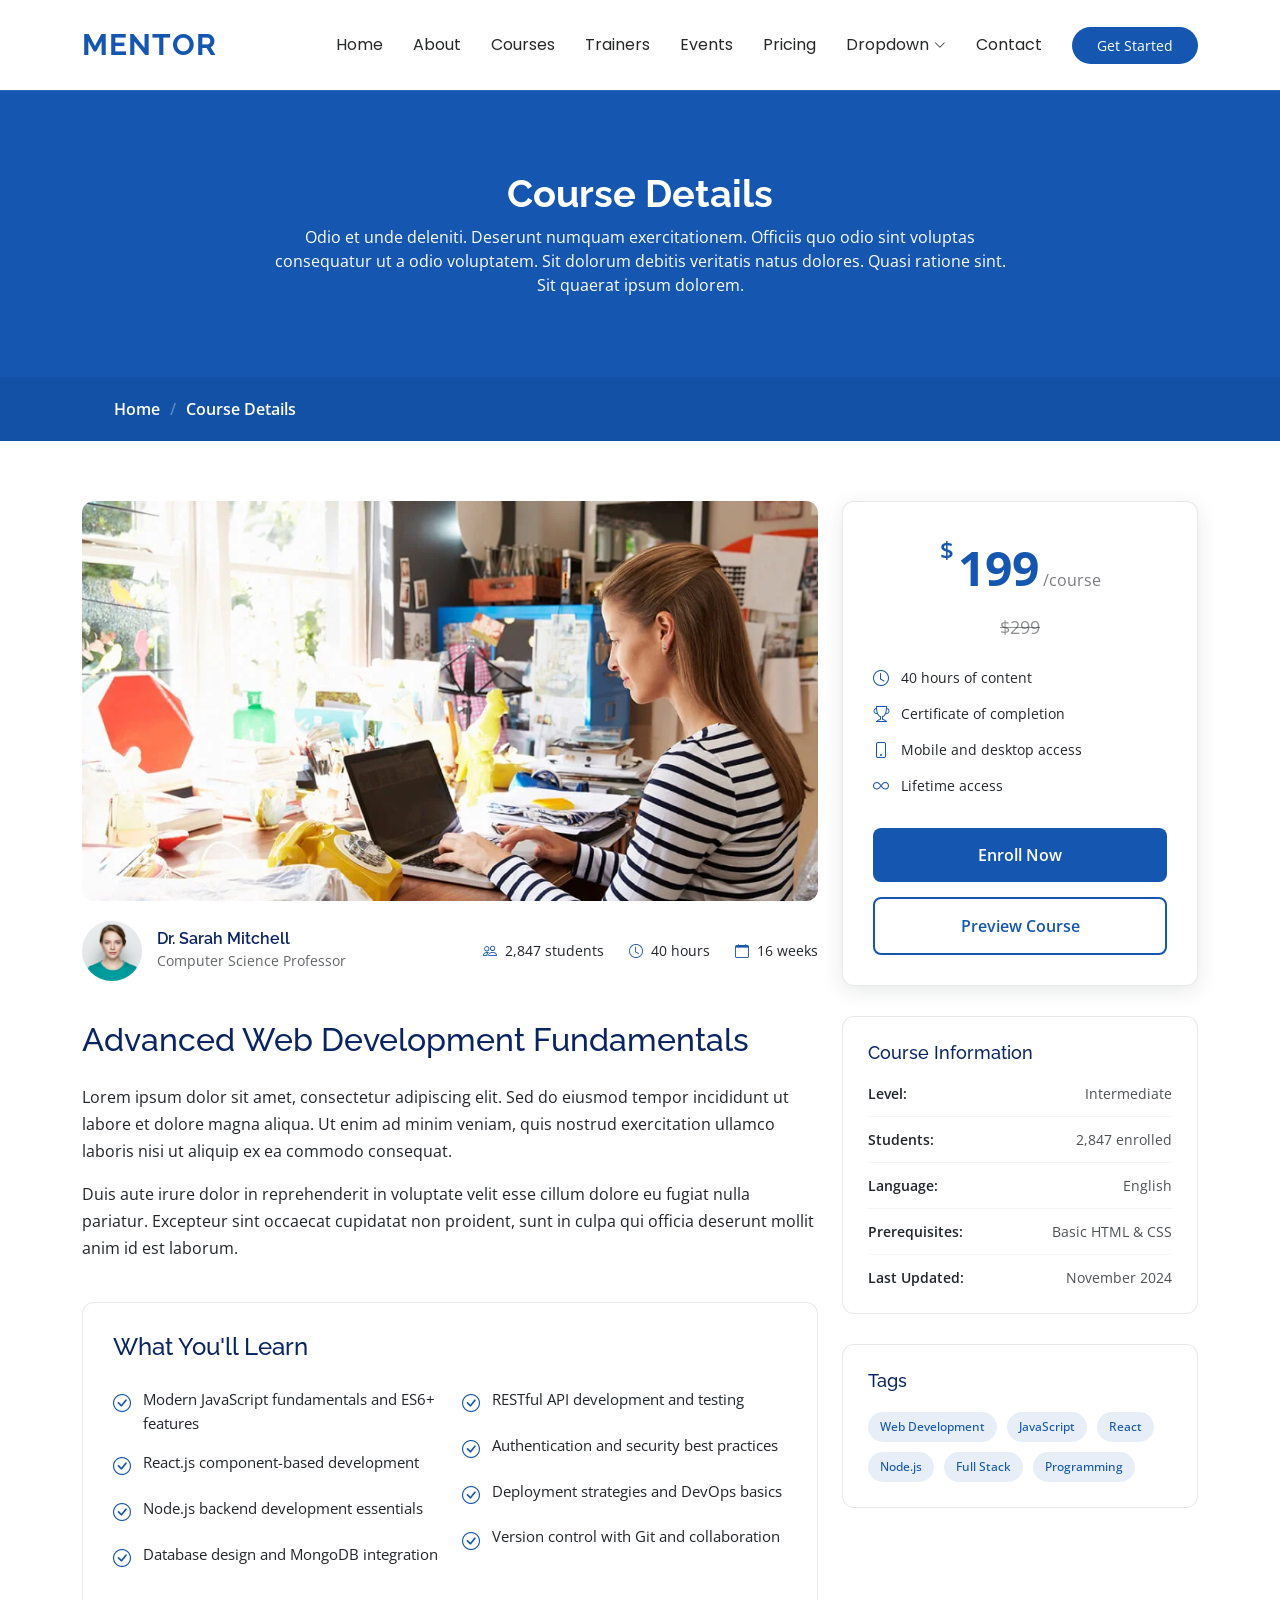
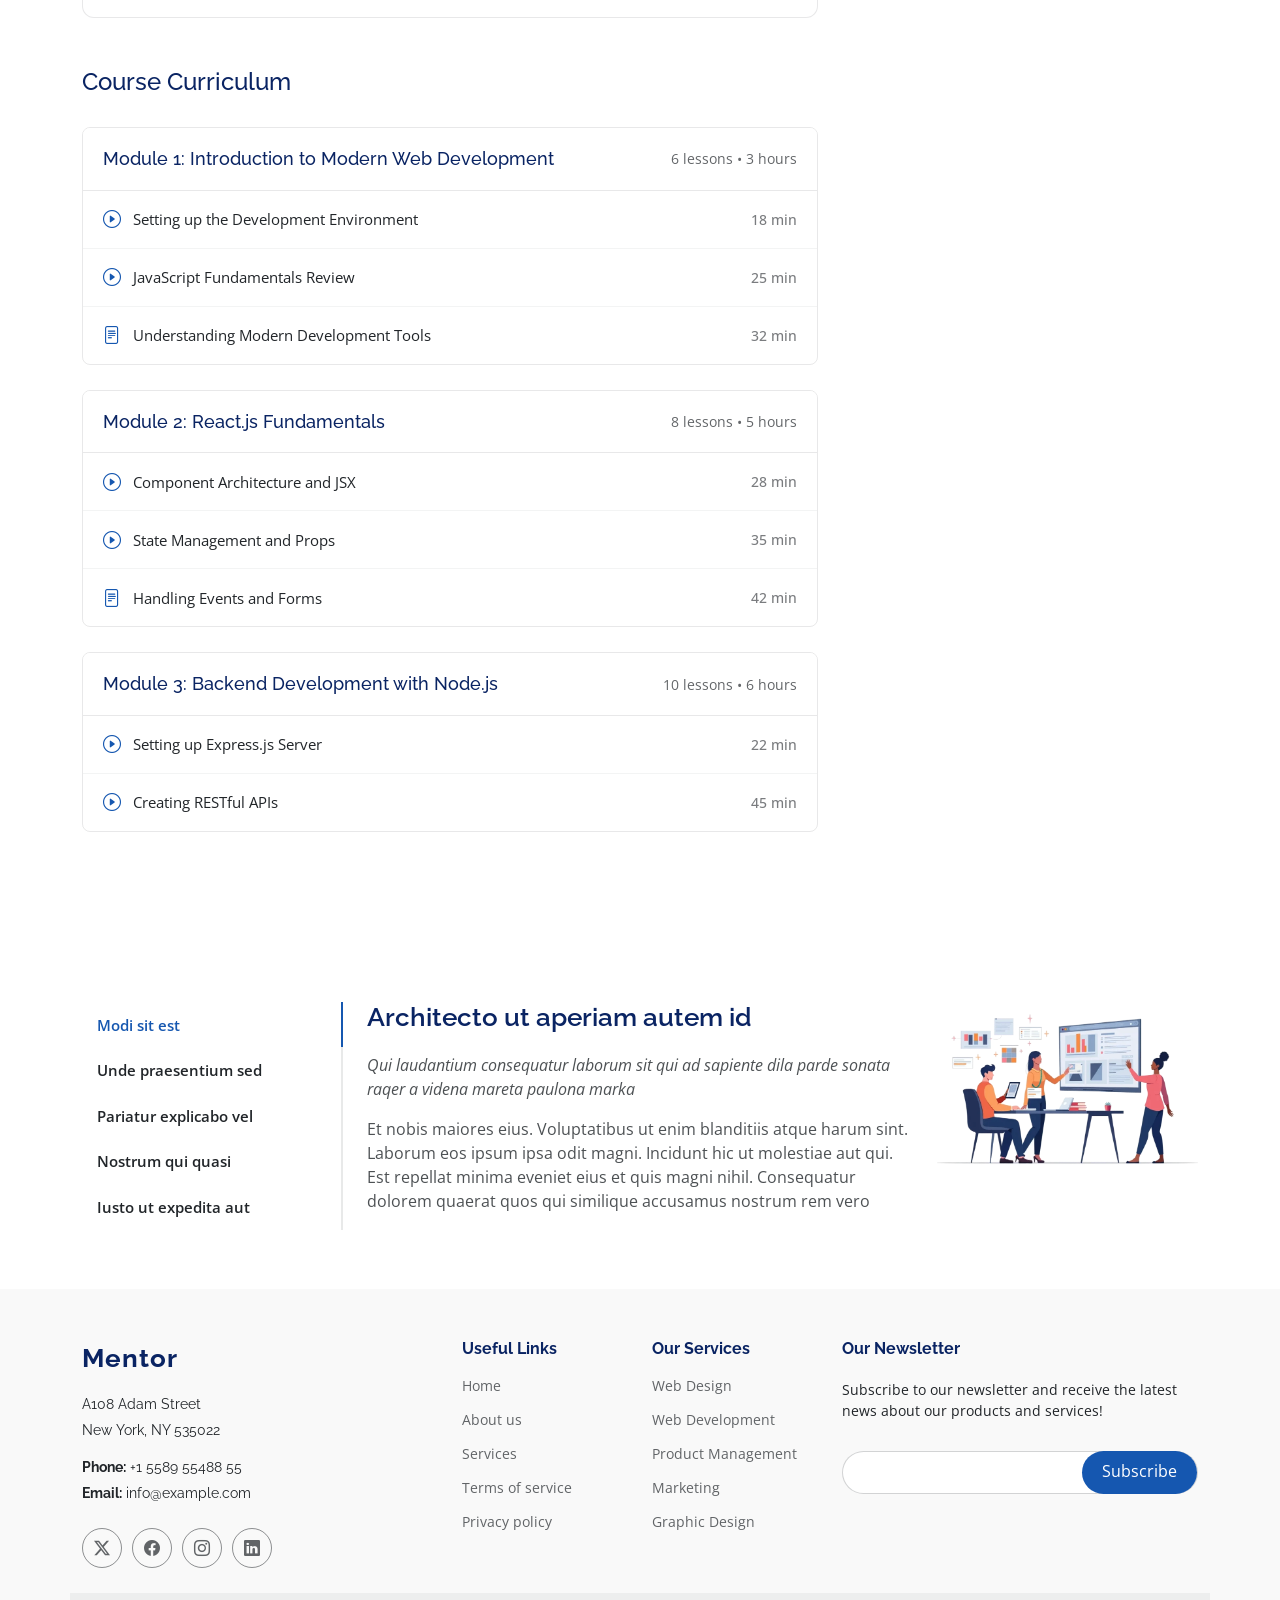
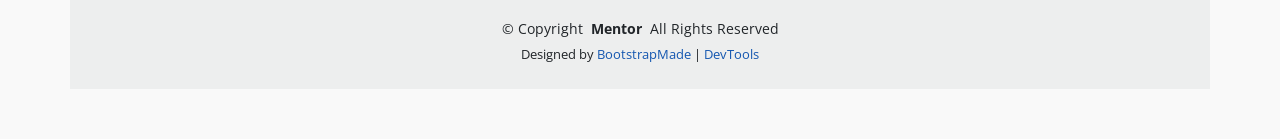
<file: course-details.html>
<!DOCTYPE html>
<html lang="en">

<head>
  <meta charset="utf-8">
  <meta content="width=device-width, initial-scale=1.0" name="viewport">
  <title>Course Details - Mentor Bootstrap Template</title>
  <meta name="description" content="">
  <meta name="keywords" content="">

  <!-- Favicons -->
  <link href="assets/img/favicon.png" rel="icon">
  <link href="assets/img/apple-touch-icon.png" rel="apple-touch-icon">

  <!-- Fonts -->
  <link href="https://fonts.googleapis.com" rel="preconnect">
  <link href="https://fonts.gstatic.com" rel="preconnect" crossorigin>
  <link href="https://fonts.googleapis.com/css2?family=Open+Sans:ital,wght@0,300;0,400;0,500;0,600;0,700;0,800;1,300;1,400;1,500;1,600;1,700;1,800&family=Poppins:ital,wght@0,100;0,200;0,300;0,400;0,500;0,600;0,700;0,800;0,900;1,100;1,200;1,300;1,400;1,500;1,600;1,700;1,800;1,900&family=Raleway:ital,wght@0,100;0,200;0,300;0,400;0,500;0,600;0,700;0,800;0,900;1,100;1,200;1,300;1,400;1,500;1,600;1,700;1,800;1,900&display=swap" rel="stylesheet">

  <!-- Vendor CSS Files -->
  <link href="assets/vendor/bootstrap/css/bootstrap.min.css" rel="stylesheet">
  <link href="assets/vendor/bootstrap-icons/bootstrap-icons.css" rel="stylesheet">
  <link href="assets/vendor/aos/aos.css" rel="stylesheet">
  <link href="assets/vendor/glightbox/css/glightbox.min.css" rel="stylesheet">
  <link href="assets/vendor/swiper/swiper-bundle.min.css" rel="stylesheet">

  <!-- Main CSS File -->
  <link href="assets/css/main.css" rel="stylesheet">

  <!-- =======================================================
  * Template Name: Mentor
  * Template URL: https://bootstrapmade.com/mentor-free-education-bootstrap-theme/
  * Updated: Jul 07 2025 with Bootstrap v5.3.7
  * Author: BootstrapMade.com
  * License: https://bootstrapmade.com/license/
  ======================================================== -->
</head>

<body class="course-details-page">

  <header id="header" class="header d-flex align-items-center sticky-top">
    <div class="container-fluid container-xl position-relative d-flex align-items-center">

      <a href="index.html" class="logo d-flex align-items-center me-auto">
        <!-- Uncomment the line below if you also wish to use an image logo -->
        <!-- <img src="assets/img/logo.webp" alt=""> -->
        <h1 class="sitename">Mentor</h1>
      </a>

      <nav id="navmenu" class="navmenu">
        <ul>
          <li><a href="index.html">Home<br></a></li>
          <li><a href="about.html">About</a></li>
          <li><a href="courses.html">Courses</a></li>
          <li><a href="trainers.html">Trainers</a></li>
          <li><a href="events.html">Events</a></li>
          <li><a href="pricing.html">Pricing</a></li>
          <li class="dropdown"><a href="#"><span>Dropdown</span> <i class="bi bi-chevron-down toggle-dropdown"></i></a>
            <ul>
              <li><a href="#">Dropdown 1</a></li>
              <li class="dropdown"><a href="#"><span>Deep Dropdown</span> <i class="bi bi-chevron-down toggle-dropdown"></i></a>
                <ul>
                  <li><a href="#">Deep Dropdown 1</a></li>
                  <li><a href="#">Deep Dropdown 2</a></li>
                  <li><a href="#">Deep Dropdown 3</a></li>
                  <li><a href="#">Deep Dropdown 4</a></li>
                  <li><a href="#">Deep Dropdown 5</a></li>
                </ul>
              </li>
              <li><a href="#">Dropdown 2</a></li>
              <li><a href="#">Dropdown 3</a></li>
              <li><a href="#">Dropdown 4</a></li>
            </ul>
          </li>
          <li><a href="contact.html">Contact</a></li>
        </ul>
        <i class="mobile-nav-toggle d-xl-none bi bi-list"></i>
      </nav>

      <a class="btn-getstarted" href="courses.html">Get Started</a>

    </div>
  </header>

  <main class="main">

    <!-- Page Title -->
    <div class="page-title" data-aos="fade">
      <div class="heading">
        <div class="container">
          <div class="row d-flex justify-content-center text-center">
            <div class="col-lg-8">
              <h1>Course Details</h1>
              <p class="mb-0">Odio et unde deleniti. Deserunt numquam exercitationem. Officiis quo odio sint voluptas consequatur ut a odio voluptatem. Sit dolorum debitis veritatis natus dolores. Quasi ratione sint. Sit quaerat ipsum dolorem.</p>
            </div>
          </div>
        </div>
      </div>
      <nav class="breadcrumbs">
        <div class="container">
          <ol>
            <li><a href="index.html">Home</a></li>
            <li class="current">Course Details</li>
          </ol>
        </div>
      </nav>
    </div><!-- End Page Title -->

    <!-- Course Details Section -->
    <section id="course-details" class="course-details section">

      <div class="container" data-aos="fade-up" data-aos-delay="100">

        <div class="row">
          <div class="col-lg-8">

            <!-- Course Header -->
            <div class="course-header" data-aos="fade-up" data-aos-delay="200">
              <div class="course-image">
                <img src="assets/img/course/course-details-1.webp" alt="Course Image" class="img-fluid">
              </div>
              <div class="course-meta">
                <div class="instructor">
                  <img src="assets/img/person/person-f-3.webp" alt="Instructor" class="instructor-avatar">
                  <div class="instructor-info">
                    <h6>Dr. Sarah Mitchell</h6>
                    <span>Computer Science Professor</span>
                  </div>
                </div>
                <div class="course-stats">
                  <div class="stat-item">
                    <i class="bi bi-people"></i>
                    <span>2,847 students</span>
                  </div>
                  <div class="stat-item">
                    <i class="bi bi-clock"></i>
                    <span>40 hours</span>
                  </div>
                  <div class="stat-item">
                    <i class="bi bi-calendar"></i>
                    <span>16 weeks</span>
                  </div>
                </div>
              </div>
            </div><!-- End Course Header -->

            <!-- Course Content -->
            <div class="course-content" data-aos="fade-up" data-aos-delay="300">
              <h2>Advanced Web Development Fundamentals</h2>

              <div class="course-description">
                <p>Lorem ipsum dolor sit amet, consectetur adipiscing elit. Sed do eiusmod tempor incididunt ut labore et dolore magna aliqua. Ut enim ad minim veniam, quis nostrud exercitation ullamco laboris nisi ut aliquip ex ea commodo consequat.</p>

                <p>Duis aute irure dolor in reprehenderit in voluptate velit esse cillum dolore eu fugiat nulla pariatur. Excepteur sint occaecat cupidatat non proident, sunt in culpa qui officia deserunt mollit anim id est laborum.</p>
              </div>

              <div class="what-you-learn">
                <h3>What You'll Learn</h3>
                <div class="row">
                  <div class="col-md-6">
                    <ul class="learn-list">
                      <li><i class="bi bi-check-circle"></i>Modern JavaScript fundamentals and ES6+ features</li>
                      <li><i class="bi bi-check-circle"></i>React.js component-based development</li>
                      <li><i class="bi bi-check-circle"></i>Node.js backend development essentials</li>
                      <li><i class="bi bi-check-circle"></i>Database design and MongoDB integration</li>
                    </ul>
                  </div>
                  <div class="col-md-6">
                    <ul class="learn-list">
                      <li><i class="bi bi-check-circle"></i>RESTful API development and testing</li>
                      <li><i class="bi bi-check-circle"></i>Authentication and security best practices</li>
                      <li><i class="bi bi-check-circle"></i>Deployment strategies and DevOps basics</li>
                      <li><i class="bi bi-check-circle"></i>Version control with Git and collaboration</li>
                    </ul>
                  </div>
                </div>
              </div>

            </div><!-- End Course Content -->

            <!-- Course Curriculum -->
            <div class="course-curriculum" data-aos="fade-up" data-aos-delay="400">
              <h3>Course Curriculum</h3>

              <div class="curriculum-section">
                <div class="section-header">
                  <h4>Module 1: Introduction to Modern Web Development</h4>
                  <span class="lessons-count">6 lessons • 3 hours</span>
                </div>
                <div class="lessons">
                  <div class="lesson-item">
                    <div class="lesson-info">
                      <i class="bi bi-play-circle"></i>
                      <span>Setting up the Development Environment</span>
                    </div>
                    <span class="lesson-duration">18 min</span>
                  </div>
                  <div class="lesson-item">
                    <div class="lesson-info">
                      <i class="bi bi-play-circle"></i>
                      <span>JavaScript Fundamentals Review</span>
                    </div>
                    <span class="lesson-duration">25 min</span>
                  </div>
                  <div class="lesson-item">
                    <div class="lesson-info">
                      <i class="bi bi-file-text"></i>
                      <span>Understanding Modern Development Tools</span>
                    </div>
                    <span class="lesson-duration">32 min</span>
                  </div>
                </div>
              </div>

              <div class="curriculum-section">
                <div class="section-header">
                  <h4>Module 2: React.js Fundamentals</h4>
                  <span class="lessons-count">8 lessons • 5 hours</span>
                </div>
                <div class="lessons">
                  <div class="lesson-item">
                    <div class="lesson-info">
                      <i class="bi bi-play-circle"></i>
                      <span>Component Architecture and JSX</span>
                    </div>
                    <span class="lesson-duration">28 min</span>
                  </div>
                  <div class="lesson-item">
                    <div class="lesson-info">
                      <i class="bi bi-play-circle"></i>
                      <span>State Management and Props</span>
                    </div>
                    <span class="lesson-duration">35 min</span>
                  </div>
                  <div class="lesson-item">
                    <div class="lesson-info">
                      <i class="bi bi-file-text"></i>
                      <span>Handling Events and Forms</span>
                    </div>
                    <span class="lesson-duration">42 min</span>
                  </div>
                </div>
              </div>

              <div class="curriculum-section">
                <div class="section-header">
                  <h4>Module 3: Backend Development with Node.js</h4>
                  <span class="lessons-count">10 lessons • 6 hours</span>
                </div>
                <div class="lessons">
                  <div class="lesson-item">
                    <div class="lesson-info">
                      <i class="bi bi-play-circle"></i>
                      <span>Setting up Express.js Server</span>
                    </div>
                    <span class="lesson-duration">22 min</span>
                  </div>
                  <div class="lesson-item">
                    <div class="lesson-info">
                      <i class="bi bi-play-circle"></i>
                      <span>Creating RESTful APIs</span>
                    </div>
                    <span class="lesson-duration">45 min</span>
                  </div>
                </div>
              </div>

            </div><!-- End Course Curriculum -->

          </div>

          <div class="col-lg-4">

            <!-- Course Sidebar -->
            <div class="course-sidebar" data-aos="fade-up" data-aos-delay="200">

              <!-- Pricing Card -->
              <div class="pricing-card">
                <div class="price">
                  <span class="currency">$</span>
                  <span class="amount">199</span>
                  <span class="period">/course</span>
                </div>
                <div class="original-price">$299</div>

                <div class="course-features">
                  <div class="feature">
                    <i class="bi bi-clock"></i>
                    <span>40 hours of content</span>
                  </div>
                  <div class="feature">
                    <i class="bi bi-trophy"></i>
                    <span>Certificate of completion</span>
                  </div>
                  <div class="feature">
                    <i class="bi bi-phone"></i>
                    <span>Mobile and desktop access</span>
                  </div>
                  <div class="feature">
                    <i class="bi bi-infinity"></i>
                    <span>Lifetime access</span>
                  </div>
                </div>

                <button class="btn-enroll">Enroll Now</button>
                <button class="btn-preview">Preview Course</button>
              </div><!-- End Pricing Card -->

              <!-- Course Info -->
              <div class="course-info-card">
                <h4>Course Information</h4>
                <div class="info-item">
                  <span class="label">Level:</span>
                  <span class="value">Intermediate</span>
                </div>
                <div class="info-item">
                  <span class="label">Students:</span>
                  <span class="value">2,847 enrolled</span>
                </div>
                <div class="info-item">
                  <span class="label">Language:</span>
                  <span class="value">English</span>
                </div>
                <div class="info-item">
                  <span class="label">Prerequisites:</span>
                  <span class="value">Basic HTML &amp; CSS</span>
                </div>
                <div class="info-item">
                  <span class="label">Last Updated:</span>
                  <span class="value">November 2024</span>
                </div>
              </div><!-- End Course Info -->

              <!-- Tags -->
              <div class="course-tags">
                <h4>Tags</h4>
                <div class="tags-list">
                  <span class="tag">Web Development</span>
                  <span class="tag">JavaScript</span>
                  <span class="tag">React</span>
                  <span class="tag">Node.js</span>
                  <span class="tag">Full Stack</span>
                  <span class="tag">Programming</span>
                </div>
              </div><!-- End Tags -->

            </div><!-- End Course Sidebar -->

          </div>

        </div>

      </div>

    </section><!-- /Course Details Section -->

    <!-- Tabs Section -->
    <section id="tabs" class="tabs section">

      <div class="container" data-aos="fade-up" data-aos-delay="100">

        <div class="row">
          <div class="col-lg-3">
            <ul class="nav nav-tabs flex-column">
              <li class="nav-item">
                <a class="nav-link active show" data-bs-toggle="tab" href="#tab-1">Modi sit est</a>
              </li>
              <li class="nav-item">
                <a class="nav-link" data-bs-toggle="tab" href="#tab-2">Unde praesentium sed</a>
              </li>
              <li class="nav-item">
                <a class="nav-link" data-bs-toggle="tab" href="#tab-3">Pariatur explicabo vel</a>
              </li>
              <li class="nav-item">
                <a class="nav-link" data-bs-toggle="tab" href="#tab-4">Nostrum qui quasi</a>
              </li>
              <li class="nav-item">
                <a class="nav-link" data-bs-toggle="tab" href="#tab-5">Iusto ut expedita aut</a>
              </li>
            </ul>
          </div>
          <div class="col-lg-9 mt-4 mt-lg-0">
            <div class="tab-content">
              <div class="tab-pane active show" id="tab-1">
                <div class="row">
                  <div class="col-lg-8 details order-2 order-lg-1">
                    <h3>Architecto ut aperiam autem id</h3>
                    <p class="fst-italic">Qui laudantium consequatur laborum sit qui ad sapiente dila parde sonata raqer a videna mareta paulona marka</p>
                    <p>Et nobis maiores eius. Voluptatibus ut enim blanditiis atque harum sint. Laborum eos ipsum ipsa odit magni. Incidunt hic ut molestiae aut qui. Est repellat minima eveniet eius et quis magni nihil. Consequatur dolorem quaerat quos qui similique accusamus nostrum rem vero</p>
                  </div>
                  <div class="col-lg-4 text-center order-1 order-lg-2">
                    <img src="assets/img/illustration/illustration-13.webp" alt="" class="img-fluid">
                  </div>
                </div>
              </div>
              <div class="tab-pane" id="tab-2">
                <div class="row">
                  <div class="col-lg-8 details order-2 order-lg-1">
                    <h3>Et blanditiis nemo veritatis excepturi</h3>
                    <p class="fst-italic">Qui laudantium consequatur laborum sit qui ad sapiente dila parde sonata raqer a videna mareta paulona marka</p>
                    <p>Ea ipsum voluptatem consequatur quis est. Illum error ullam omnis quia et reiciendis sunt sunt est. Non aliquid repellendus itaque accusamus eius et velit ipsa voluptates. Optio nesciunt eaque beatae accusamus lerode pakto madirna desera vafle de nideran pal</p>
                  </div>
                  <div class="col-lg-4 text-center order-1 order-lg-2">
                    <img src="assets/img/illustration/illustration-11.webp" alt="" class="img-fluid">
                  </div>
                </div>
              </div>
              <div class="tab-pane" id="tab-3">
                <div class="row">
                  <div class="col-lg-8 details order-2 order-lg-1">
                    <h3>Impedit facilis occaecati odio neque aperiam sit</h3>
                    <p class="fst-italic">Eos voluptatibus quo. Odio similique illum id quidem non enim fuga. Qui natus non sunt dicta dolor et. In asperiores velit quaerat perferendis aut</p>
                    <p>Iure officiis odit rerum. Harum sequi eum illum corrupti culpa veritatis quisquam. Neque necessitatibus illo rerum eum ut. Commodi ipsam minima molestiae sed laboriosam a iste odio. Earum odit nesciunt fugiat sit ullam. Soluta et harum voluptatem optio quae</p>
                  </div>
                  <div class="col-lg-4 text-center order-1 order-lg-2">
                    <img src="assets/img/illustration/illustration-14.webp" alt="" class="img-fluid">
                  </div>
                </div>
              </div>
              <div class="tab-pane" id="tab-4">
                <div class="row">
                  <div class="col-lg-8 details order-2 order-lg-1">
                    <h3>Fuga dolores inventore laboriosam ut est accusamus laboriosam dolore</h3>
                    <p class="fst-italic">Totam aperiam accusamus. Repellat consequuntur iure voluptas iure porro quis delectus</p>
                    <p>Eaque consequuntur consequuntur libero expedita in voluptas. Nostrum ipsam necessitatibus aliquam fugiat debitis quis velit. Eum ex maxime error in consequatur corporis atque. Eligendi asperiores sed qui veritatis aperiam quia a laborum inventore</p>
                  </div>
                  <div class="col-lg-4 text-center order-1 order-lg-2">
                    <img src="assets/img/illustration/illustration-12.webp" alt="" class="img-fluid">
                  </div>
                </div>
              </div>
              <div class="tab-pane" id="tab-5">
                <div class="row">
                  <div class="col-lg-8 details order-2 order-lg-1">
                    <h3>Est eveniet ipsam sindera pad rone matrelat sando reda</h3>
                    <p class="fst-italic">Omnis blanditiis saepe eos autem qui sunt debitis porro quia.</p>
                    <p>Exercitationem nostrum omnis. Ut reiciendis repudiandae minus. Omnis recusandae ut non quam ut quod eius qui. Ipsum quia odit vero atque qui quibusdam amet. Occaecati sed est sint aut vitae molestiae voluptate vel</p>
                  </div>
                  <div class="col-lg-4 text-center order-1 order-lg-2">
                    <img src="assets/img/illustration/illustration-10.webp" alt="" class="img-fluid">
                  </div>
                </div>
              </div>
            </div>
          </div>
        </div>

      </div>

    </section><!-- /Tabs Section -->

  </main>

  <footer id="footer" class="footer position-relative light-background">

    <div class="container footer-top">
      <div class="row gy-4">
        <div class="col-lg-4 col-md-6 footer-about">
          <a href="index.html" class="logo d-flex align-items-center">
            <span class="sitename">Mentor</span>
          </a>
          <div class="footer-contact pt-3">
            <p>A108 Adam Street</p>
            <p>New York, NY 535022</p>
            <p class="mt-3"><strong>Phone:</strong> <span>+1 5589 55488 55</span></p>
            <p><strong>Email:</strong> <span>info@example.com</span></p>
          </div>
          <div class="social-links d-flex mt-4">
            <a href=""><i class="bi bi-twitter-x"></i></a>
            <a href=""><i class="bi bi-facebook"></i></a>
            <a href=""><i class="bi bi-instagram"></i></a>
            <a href=""><i class="bi bi-linkedin"></i></a>
          </div>
        </div>

        <div class="col-lg-2 col-md-3 footer-links">
          <h4>Useful Links</h4>
          <ul>
            <li><a href="#">Home</a></li>
            <li><a href="#">About us</a></li>
            <li><a href="#">Services</a></li>
            <li><a href="#">Terms of service</a></li>
            <li><a href="#">Privacy policy</a></li>
          </ul>
        </div>

        <div class="col-lg-2 col-md-3 footer-links">
          <h4>Our Services</h4>
          <ul>
            <li><a href="#">Web Design</a></li>
            <li><a href="#">Web Development</a></li>
            <li><a href="#">Product Management</a></li>
            <li><a href="#">Marketing</a></li>
            <li><a href="#">Graphic Design</a></li>
          </ul>
        </div>

        <div class="col-lg-4 col-md-12 footer-newsletter">
          <h4>Our Newsletter</h4>
          <p>Subscribe to our newsletter and receive the latest news about our products and services!</p>
          <form action="#" method="post" class="email-form">
            <div class="newsletter-form"><input type="email" name="email"><input type="submit" value="Subscribe"></div>
            <div class="loading">Loading</div>
            <div class="error-message"></div>
            <div class="sent-message">Your subscription request has been sent. Thank you!</div>
          </form>
        </div>

      </div>
    </div>

    <div class="container copyright text-center mt-4">
      <p>© <span>Copyright</span> <strong class="px-1 sitename">Mentor</strong> <span>All Rights Reserved</span></p>
      <div class="credits">
        <!-- All the links in the footer should remain intact. -->
        <!-- You can delete the links only if you've purchased the pro version. -->
        <!-- Licensing information: https://bootstrapmade.com/license/ -->
        Designed by <a href="https://bootstrapmade.com/">BootstrapMade</a> | <a href="https://bootstrapmade.com/tools/">DevTools</a>
      </div>
    </div>

  </footer>

  <!-- Scroll Top -->
  <a href="#" id="scroll-top" class="scroll-top d-flex align-items-center justify-content-center"><i class="bi bi-arrow-up-short"></i></a>

  <!-- Preloader -->
  <div id="preloader"></div>

  <!-- Vendor JS Files -->
  <script src="assets/vendor/bootstrap/js/bootstrap.bundle.min.js"></script>
  <script src="assets/vendor/aos/aos.js"></script>
  <script src="assets/vendor/glightbox/js/glightbox.min.js"></script>
  <script src="assets/vendor/purecounter/purecounter_vanilla.js"></script>
  <script src="assets/vendor/swiper/swiper-bundle.min.js"></script>

  <!-- Main JS File -->
  <script src="assets/js/main.js"></script>

</body>

</html>
</file>
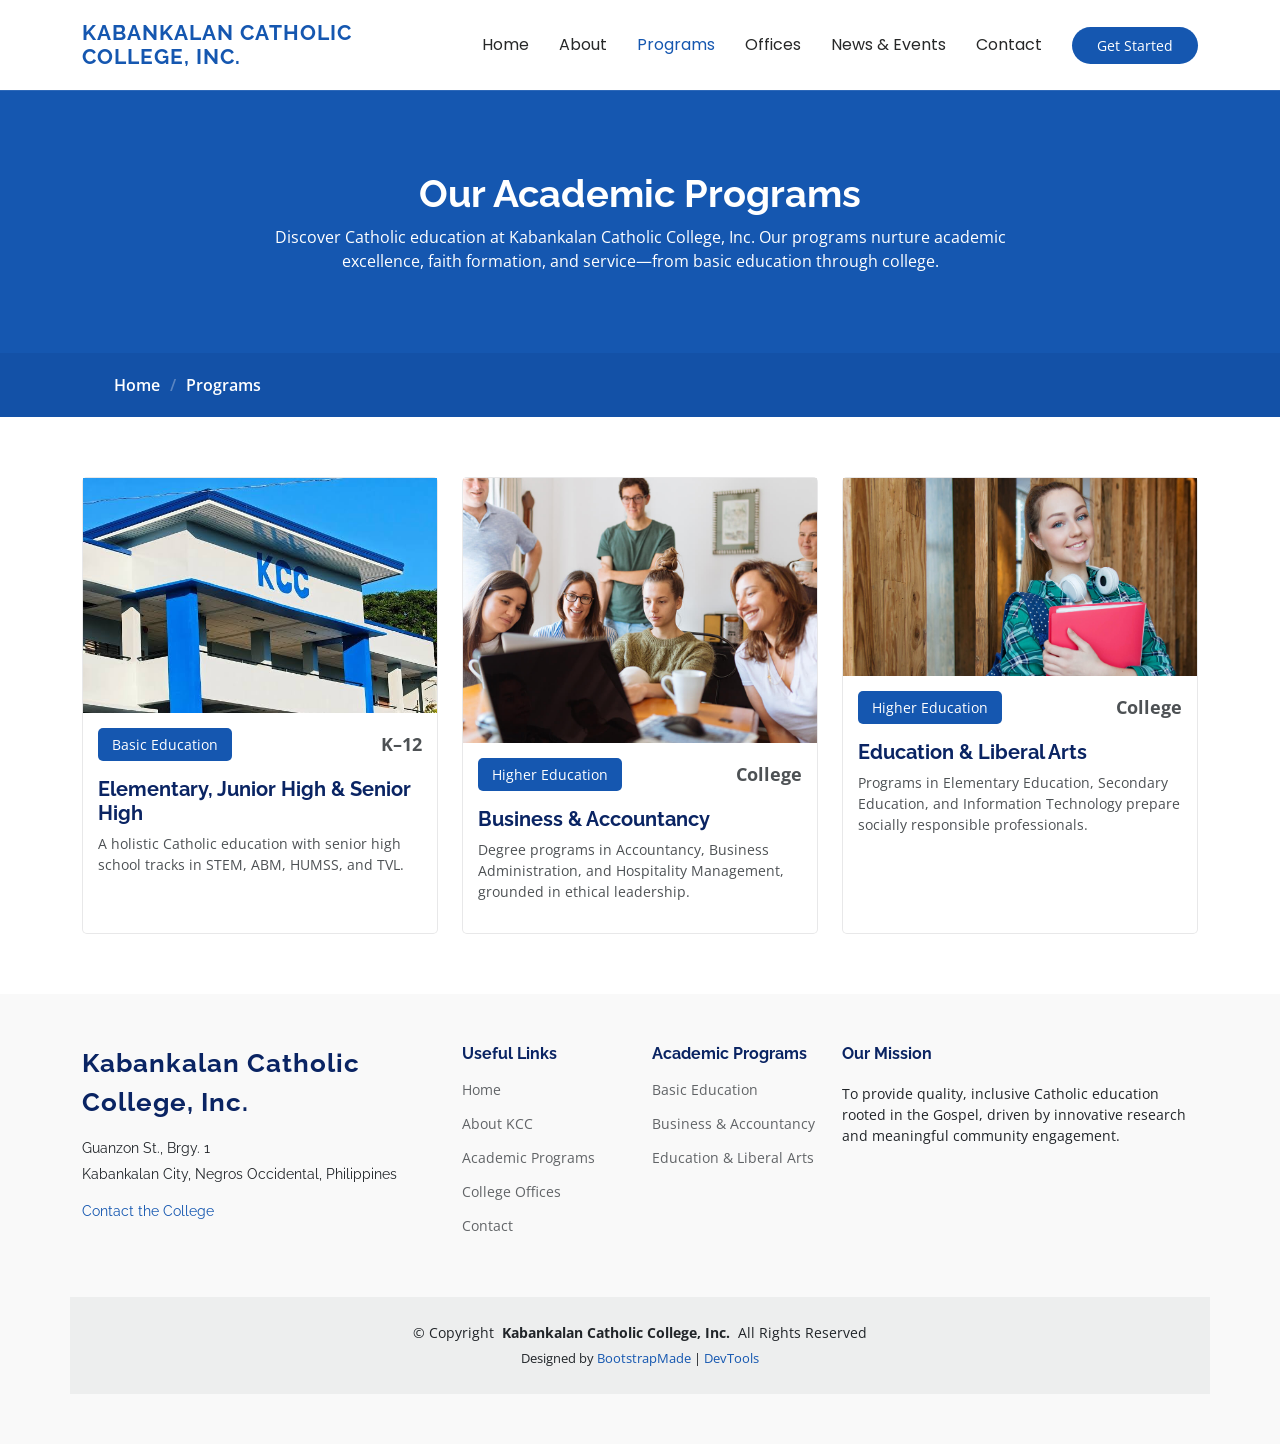
<file: courses.html>
<!DOCTYPE html>
<html lang="en">

<head>
  <meta charset="utf-8">
  <meta content="width=device-width, initial-scale=1.0" name="viewport">
  <title>Programs - Kabankalan Catholic College, Inc.</title>
  <meta name="description" content="">
  <meta name="keywords" content="">

  <!-- Favicons -->
  <link href="assets/img/favicon.png" rel="icon">
  <link href="assets/img/apple-touch-icon.png" rel="apple-touch-icon">

  <!-- Fonts -->
  <link href="https://fonts.googleapis.com" rel="preconnect">
  <link href="https://fonts.gstatic.com" rel="preconnect" crossorigin>
  <link
    href="https://fonts.googleapis.com/css2?family=Open+Sans:ital,wght@0,300;0,400;0,500;0,600;0,700;0,800;1,300;1,400;1,500;1,600;1,700;1,800&family=Poppins:ital,wght@0,100;0,200;0,300;0,400;0,500;0,600;0,700;0,800;0,900;1,100;1,200;1,300;1,400;1,500;1,600;1,700;1,800;1,900&family=Raleway:ital,wght@0,100;0,200;0,300;0,400;0,500;0,600;0,700;0,800;0,900;1,100;1,200;1,300;1,400;1,500;1,600;1,700;1,800;1,900&display=swap"
    rel="stylesheet">

  <!-- Vendor CSS Files -->
  <link href="assets/vendor/bootstrap/css/bootstrap.min.css" rel="stylesheet">
  <link href="assets/vendor/bootstrap-icons/bootstrap-icons.css" rel="stylesheet">
  <link href="assets/vendor/aos/aos.css" rel="stylesheet">
  <link href="assets/vendor/glightbox/css/glightbox.min.css" rel="stylesheet">
  <link href="assets/vendor/swiper/swiper-bundle.min.css" rel="stylesheet">

  <!-- Main CSS File -->
  <link href="assets/css/main.css" rel="stylesheet">

  <!-- =======================================================
  * Template Name: Mentor
  * Template URL: https://bootstrapmade.com/mentor-free-education-bootstrap-theme/
  * Updated: Jul 07 2025 with Bootstrap v5.3.7
  * Author: BootstrapMade.com
  * License: https://bootstrapmade.com/license/
  ======================================================== -->
</head>

<body class="courses-page">

  <header id="header" class="header d-flex align-items-center sticky-top">
    <div class="container-fluid container-xl position-relative d-flex align-items-center">

      <a href="index.html" class="logo d-flex align-items-center me-auto">
        <h1 class="sitename">Kabankalan Catholic College, Inc.</h1>
      </a>

      <nav id="navmenu" class="navmenu">
        <ul>
          <li><a href="index.html">Home</a></li>
          <li><a href="about.html">About</a></li>
          <li><a href="courses.html" class="active">Programs</a></li>
          <li><a href="trainers.html">Offices</a></li>
          <li><a href="events.html">News &amp; Events</a></li>
          <li><a href="contact.html">Contact</a></li>
        </ul>
        <i class="mobile-nav-toggle d-xl-none bi bi-list"></i>
      </nav>

      <a class="btn-getstarted" href="courses.html">Get Started</a>

    </div>
  </header>

  <main class="main">

    <!-- Page Title -->
    <div class="page-title" data-aos="fade">
      <div class="heading">
        <div class="container">
          <div class="row d-flex justify-content-center text-center">
            <div class="col-lg-8">
              <h1>Our Academic Programs</h1>
              <p class="mb-0">Discover Catholic education at Kabankalan Catholic College, Inc. Our programs nurture academic excellence, faith formation, and service—from basic education through college.</p>
            </div>
          </div>
        </div>
      </div>
      <nav class="breadcrumbs">
        <div class="container">
          <ol>
            <li><a href="index.html">Home</a></li>
            <li class="current">Programs</li>
          </ol>
        </div>
      </nav>
    </div><!-- End Page Title -->

    <!-- Courses Section -->
    <section id="courses" class="courses section">

      <div class="container">

        <div class="row">

          <div id="basic-education" class="col-lg-4 col-md-6 d-flex align-items-stretch" data-aos="zoom-in" data-aos-delay="100">
            <div class="course-item">
              <img src="assets/img/kcc-campus.jpg" class="img-fluid" alt="Kabankalan Catholic College campus">
              <div class="course-content">
                <div class="d-flex justify-content-between align-items-center mb-3">
                  <p class="category">Basic Education</p>
                  <p class="price">K–12</p>
                </div>

                <h3><a href="course-details.html">Elementary, Junior High &amp; Senior High</a></h3>
                <p class="description">A holistic Catholic education with senior high school tracks in STEM, ABM, HUMSS, and TVL.</p>
              </div>
            </div>
          </div> <!-- End Course Item-->

          <div id="business-accountancy" class="col-lg-4 col-md-6 d-flex align-items-stretch mt-4 mt-md-0" data-aos="zoom-in"
            data-aos-delay="200">
            <div class="course-item">
              <img src="assets/img/about.jpg" class="img-fluid" alt="College students learning together">
              <div class="course-content">
                <div class="d-flex justify-content-between align-items-center mb-3">
                  <p class="category">Higher Education</p>
                  <p class="price">College</p>
                </div>

                <h3><a href="course-details.html">Business &amp; Accountancy</a></h3>
                <p class="description">Degree programs in Accountancy, Business Administration, and Hospitality Management, grounded in ethical leadership.</p>
              </div>
            </div>
          </div> <!-- End Course Item-->

          <div id="education-liberal-arts" class="col-lg-4 col-md-6 d-flex align-items-stretch mt-4 mt-lg-0" data-aos="zoom-in"
            data-aos-delay="300">
            <div class="course-item">
              <img src="assets/img/hero-bg.jpg" class="img-fluid" alt="Student preparing for college">
              <div class="course-content">
                <div class="d-flex justify-content-between align-items-center mb-3">
                  <p class="category">Higher Education</p>
                  <p class="price">College</p>
                </div>

                <h3><a href="course-details.html">Education &amp; Liberal Arts</a></h3>
                <p class="description">Programs in Elementary Education, Secondary Education, and Information Technology prepare socially responsible professionals.</p>
              </div>
            </div>
          </div> <!-- End Course Item-->

        </div>

      </div>

    </section><!-- /Courses Section -->

  </main>

  <footer id="footer" class="footer position-relative light-background">

    <div class="container footer-top">
      <div class="row gy-4">
        <div class="col-lg-4 col-md-6 footer-about">
          <a href="index.html" class="logo d-flex align-items-center">
            <span class="sitename">Kabankalan Catholic College, Inc.</span>
          </a>
          <div class="footer-contact pt-3">
            <p>Guanzon St., Brgy. 1</p>
            <p>Kabankalan City, Negros Occidental, Philippines</p>
            <p class="mt-3"><a href="contact.html">Contact the College</a></p>
          </div>
        </div>

        <div class="col-lg-2 col-md-3 footer-links">
          <h4>Useful Links</h4>
          <ul>
            <li><a href="index.html">Home</a></li>
            <li><a href="about.html">About KCC</a></li>
            <li><a href="courses.html">Academic Programs</a></li>
            <li><a href="trainers.html">College Offices</a></li>
            <li><a href="contact.html">Contact</a></li>
          </ul>
        </div>

        <div class="col-lg-2 col-md-3 footer-links">
          <h4>Academic Programs</h4>
          <ul>
            <li><a href="#basic-education">Basic Education</a></li>
            <li><a href="#business-accountancy">Business &amp; Accountancy</a></li>
            <li><a href="#education-liberal-arts">Education &amp; Liberal Arts</a></li>
          </ul>
        </div>

        <div class="col-lg-4 col-md-12 footer-newsletter">
          <h4>Our Mission</h4>
          <p>To provide quality, inclusive Catholic education rooted in the Gospel, driven by innovative research and meaningful community engagement.</p>
        </div>

      </div>
    </div>

    <div class="container copyright text-center mt-4">
      <p>© <span>Copyright</span> <strong class="px-1 sitename">Kabankalan Catholic College, Inc.</strong> <span>All Rights Reserved</span></p>
      <div class="credits">
        Designed by <a href="https://bootstrapmade.com/">BootstrapMade</a> | <a
          href="https://bootstrapmade.com/tools/">DevTools</a>
      </div>
    </div>

  </footer>

  <!-- Scroll Top -->
  <a href="#" id="scroll-top" class="scroll-top d-flex align-items-center justify-content-center"><i
      class="bi bi-arrow-up-short"></i></a>

  <!-- Preloader -->
  <div id="preloader"></div>

  <!-- Vendor JS Files -->
  <script src="assets/vendor/bootstrap/js/bootstrap.bundle.min.js"></script>
  <script src="assets/vendor/aos/aos.js"></script>
  <script src="assets/vendor/glightbox/js/glightbox.min.js"></script>
  <script src="assets/vendor/purecounter/purecounter_vanilla.js"></script>
  <script src="assets/vendor/swiper/swiper-bundle.min.js"></script>

  <!-- Main JS File -->
  <script src="assets/js/main.js"></script>

</body>

</html>
</file>
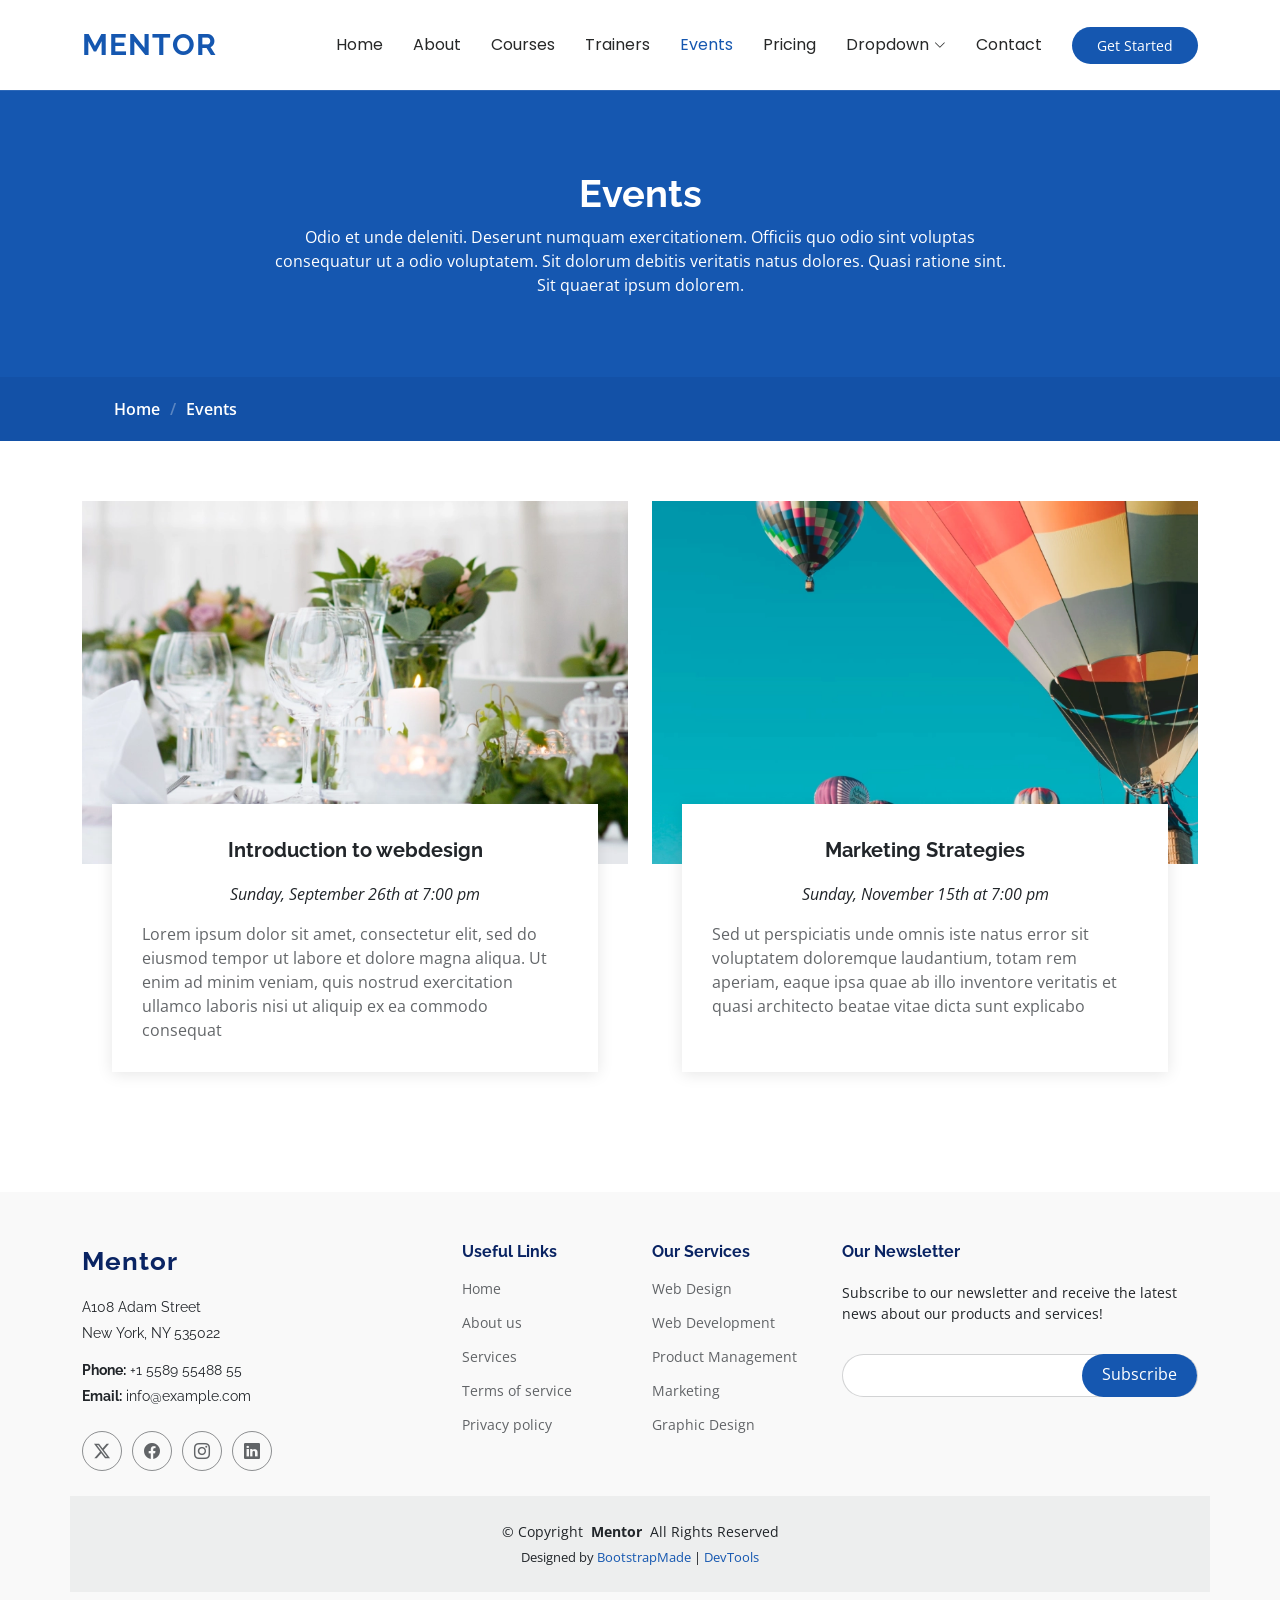
<file: events.html>
<!DOCTYPE html>
<html lang="en">

<head>
  <meta charset="utf-8">
  <meta content="width=device-width, initial-scale=1.0" name="viewport">
  <title>Events - Mentor Bootstrap Template</title>
  <meta name="description" content="">
  <meta name="keywords" content="">

  <!-- Favicons -->
  <link href="assets/img/favicon.png" rel="icon">
  <link href="assets/img/apple-touch-icon.png" rel="apple-touch-icon">

  <!-- Fonts -->
  <link href="https://fonts.googleapis.com" rel="preconnect">
  <link href="https://fonts.gstatic.com" rel="preconnect" crossorigin>
  <link href="https://fonts.googleapis.com/css2?family=Open+Sans:ital,wght@0,300;0,400;0,500;0,600;0,700;0,800;1,300;1,400;1,500;1,600;1,700;1,800&family=Poppins:ital,wght@0,100;0,200;0,300;0,400;0,500;0,600;0,700;0,800;0,900;1,100;1,200;1,300;1,400;1,500;1,600;1,700;1,800;1,900&family=Raleway:ital,wght@0,100;0,200;0,300;0,400;0,500;0,600;0,700;0,800;0,900;1,100;1,200;1,300;1,400;1,500;1,600;1,700;1,800;1,900&display=swap" rel="stylesheet">

  <!-- Vendor CSS Files -->
  <link href="assets/vendor/bootstrap/css/bootstrap.min.css" rel="stylesheet">
  <link href="assets/vendor/bootstrap-icons/bootstrap-icons.css" rel="stylesheet">
  <link href="assets/vendor/aos/aos.css" rel="stylesheet">
  <link href="assets/vendor/glightbox/css/glightbox.min.css" rel="stylesheet">
  <link href="assets/vendor/swiper/swiper-bundle.min.css" rel="stylesheet">

  <!-- Main CSS File -->
  <link href="assets/css/main.css" rel="stylesheet">

  <!-- =======================================================
  * Template Name: Mentor
  * Template URL: https://bootstrapmade.com/mentor-free-education-bootstrap-theme/
  * Updated: Jul 07 2025 with Bootstrap v5.3.7
  * Author: BootstrapMade.com
  * License: https://bootstrapmade.com/license/
  ======================================================== -->
</head>

<body class="events-page">

  <header id="header" class="header d-flex align-items-center sticky-top">
    <div class="container-fluid container-xl position-relative d-flex align-items-center">

      <a href="index.html" class="logo d-flex align-items-center me-auto">
        <!-- Uncomment the line below if you also wish to use an image logo -->
        <!-- <img src="assets/img/logo.webp" alt=""> -->
        <h1 class="sitename">Mentor</h1>
      </a>

      <nav id="navmenu" class="navmenu">
        <ul>
          <li><a href="index.html">Home<br></a></li>
          <li><a href="about.html">About</a></li>
          <li><a href="courses.html">Courses</a></li>
          <li><a href="trainers.html">Trainers</a></li>
          <li><a href="events.html" class="active">Events</a></li>
          <li><a href="pricing.html">Pricing</a></li>
          <li class="dropdown"><a href="#"><span>Dropdown</span> <i class="bi bi-chevron-down toggle-dropdown"></i></a>
            <ul>
              <li><a href="#">Dropdown 1</a></li>
              <li class="dropdown"><a href="#"><span>Deep Dropdown</span> <i class="bi bi-chevron-down toggle-dropdown"></i></a>
                <ul>
                  <li><a href="#">Deep Dropdown 1</a></li>
                  <li><a href="#">Deep Dropdown 2</a></li>
                  <li><a href="#">Deep Dropdown 3</a></li>
                  <li><a href="#">Deep Dropdown 4</a></li>
                  <li><a href="#">Deep Dropdown 5</a></li>
                </ul>
              </li>
              <li><a href="#">Dropdown 2</a></li>
              <li><a href="#">Dropdown 3</a></li>
              <li><a href="#">Dropdown 4</a></li>
            </ul>
          </li>
          <li><a href="contact.html">Contact</a></li>
        </ul>
        <i class="mobile-nav-toggle d-xl-none bi bi-list"></i>
      </nav>

      <a class="btn-getstarted" href="courses.html">Get Started</a>

    </div>
  </header>

  <main class="main">

    <!-- Page Title -->
    <div class="page-title" data-aos="fade">
      <div class="heading">
        <div class="container">
          <div class="row d-flex justify-content-center text-center">
            <div class="col-lg-8">
              <h1>Events</h1>
              <p class="mb-0">Odio et unde deleniti. Deserunt numquam exercitationem. Officiis quo odio sint voluptas consequatur ut a odio voluptatem. Sit dolorum debitis veritatis natus dolores. Quasi ratione sint. Sit quaerat ipsum dolorem.</p>
            </div>
          </div>
        </div>
      </div>
      <nav class="breadcrumbs">
        <div class="container">
          <ol>
            <li><a href="index.html">Home</a></li>
            <li class="current">Events</li>
          </ol>
        </div>
      </nav>
    </div><!-- End Page Title -->

    <!-- Events Section -->
    <section id="events" class="events section">

      <div class="container" data-aos="fade-up">

        <div class="row">
          <div class="col-md-6 d-flex align-items-stretch">
            <div class="card">
              <div class="card-img">
                <img src="assets/img/event/event-item-1.webp" alt="...">
              </div>
              <div class="card-body">
                <h5 class="card-title"><a href="">Introduction to webdesign</a></h5>
                <p class="fst-italic text-center">Sunday, September 26th at 7:00 pm</p>
                <p class="card-text">Lorem ipsum dolor sit amet, consectetur elit, sed do eiusmod tempor ut labore et dolore magna aliqua. Ut enim ad minim veniam, quis nostrud exercitation ullamco laboris nisi ut aliquip ex ea commodo consequat</p>
              </div>
            </div>
          </div>
          <div class="col-md-6 d-flex align-items-stretch">
            <div class="card">
              <div class="card-img">
                <img src="assets/img/event/event-item-2.webp" alt="...">
              </div>
              <div class="card-body">
                <h5 class="card-title"><a href="">Marketing Strategies</a></h5>
                <p class="fst-italic text-center">Sunday, November 15th at 7:00 pm</p>
                <p class="card-text">Sed ut perspiciatis unde omnis iste natus error sit voluptatem doloremque laudantium, totam rem aperiam, eaque ipsa quae ab illo inventore veritatis et quasi architecto beatae vitae dicta sunt explicabo</p>
              </div>
            </div>

          </div>
        </div>

      </div>

    </section><!-- /Events Section -->

  </main>

  <footer id="footer" class="footer position-relative light-background">

    <div class="container footer-top">
      <div class="row gy-4">
        <div class="col-lg-4 col-md-6 footer-about">
          <a href="index.html" class="logo d-flex align-items-center">
            <span class="sitename">Mentor</span>
          </a>
          <div class="footer-contact pt-3">
            <p>A108 Adam Street</p>
            <p>New York, NY 535022</p>
            <p class="mt-3"><strong>Phone:</strong> <span>+1 5589 55488 55</span></p>
            <p><strong>Email:</strong> <span>info@example.com</span></p>
          </div>
          <div class="social-links d-flex mt-4">
            <a href=""><i class="bi bi-twitter-x"></i></a>
            <a href=""><i class="bi bi-facebook"></i></a>
            <a href=""><i class="bi bi-instagram"></i></a>
            <a href=""><i class="bi bi-linkedin"></i></a>
          </div>
        </div>

        <div class="col-lg-2 col-md-3 footer-links">
          <h4>Useful Links</h4>
          <ul>
            <li><a href="#">Home</a></li>
            <li><a href="#">About us</a></li>
            <li><a href="#">Services</a></li>
            <li><a href="#">Terms of service</a></li>
            <li><a href="#">Privacy policy</a></li>
          </ul>
        </div>

        <div class="col-lg-2 col-md-3 footer-links">
          <h4>Our Services</h4>
          <ul>
            <li><a href="#">Web Design</a></li>
            <li><a href="#">Web Development</a></li>
            <li><a href="#">Product Management</a></li>
            <li><a href="#">Marketing</a></li>
            <li><a href="#">Graphic Design</a></li>
          </ul>
        </div>

        <div class="col-lg-4 col-md-12 footer-newsletter">
          <h4>Our Newsletter</h4>
          <p>Subscribe to our newsletter and receive the latest news about our products and services!</p>
          <form action="#" method="post" class="email-form">
            <div class="newsletter-form"><input type="email" name="email"><input type="submit" value="Subscribe"></div>
            <div class="loading">Loading</div>
            <div class="error-message"></div>
            <div class="sent-message">Your subscription request has been sent. Thank you!</div>
          </form>
        </div>

      </div>
    </div>

    <div class="container copyright text-center mt-4">
      <p>© <span>Copyright</span> <strong class="px-1 sitename">Mentor</strong> <span>All Rights Reserved</span></p>
      <div class="credits">
        <!-- All the links in the footer should remain intact. -->
        <!-- You can delete the links only if you've purchased the pro version. -->
        <!-- Licensing information: https://bootstrapmade.com/license/ -->
        Designed by <a href="https://bootstrapmade.com/">BootstrapMade</a> | <a href="https://bootstrapmade.com/tools/">DevTools</a>
      </div>
    </div>

  </footer>

  <!-- Scroll Top -->
  <a href="#" id="scroll-top" class="scroll-top d-flex align-items-center justify-content-center"><i class="bi bi-arrow-up-short"></i></a>

  <!-- Preloader -->
  <div id="preloader"></div>

  <!-- Vendor JS Files -->
  <script src="assets/vendor/bootstrap/js/bootstrap.bundle.min.js"></script>
  <script src="assets/vendor/aos/aos.js"></script>
  <script src="assets/vendor/glightbox/js/glightbox.min.js"></script>
  <script src="assets/vendor/purecounter/purecounter_vanilla.js"></script>
  <script src="assets/vendor/swiper/swiper-bundle.min.js"></script>

  <!-- Main JS File -->
  <script src="assets/js/main.js"></script>

</body>

</html>
</file>
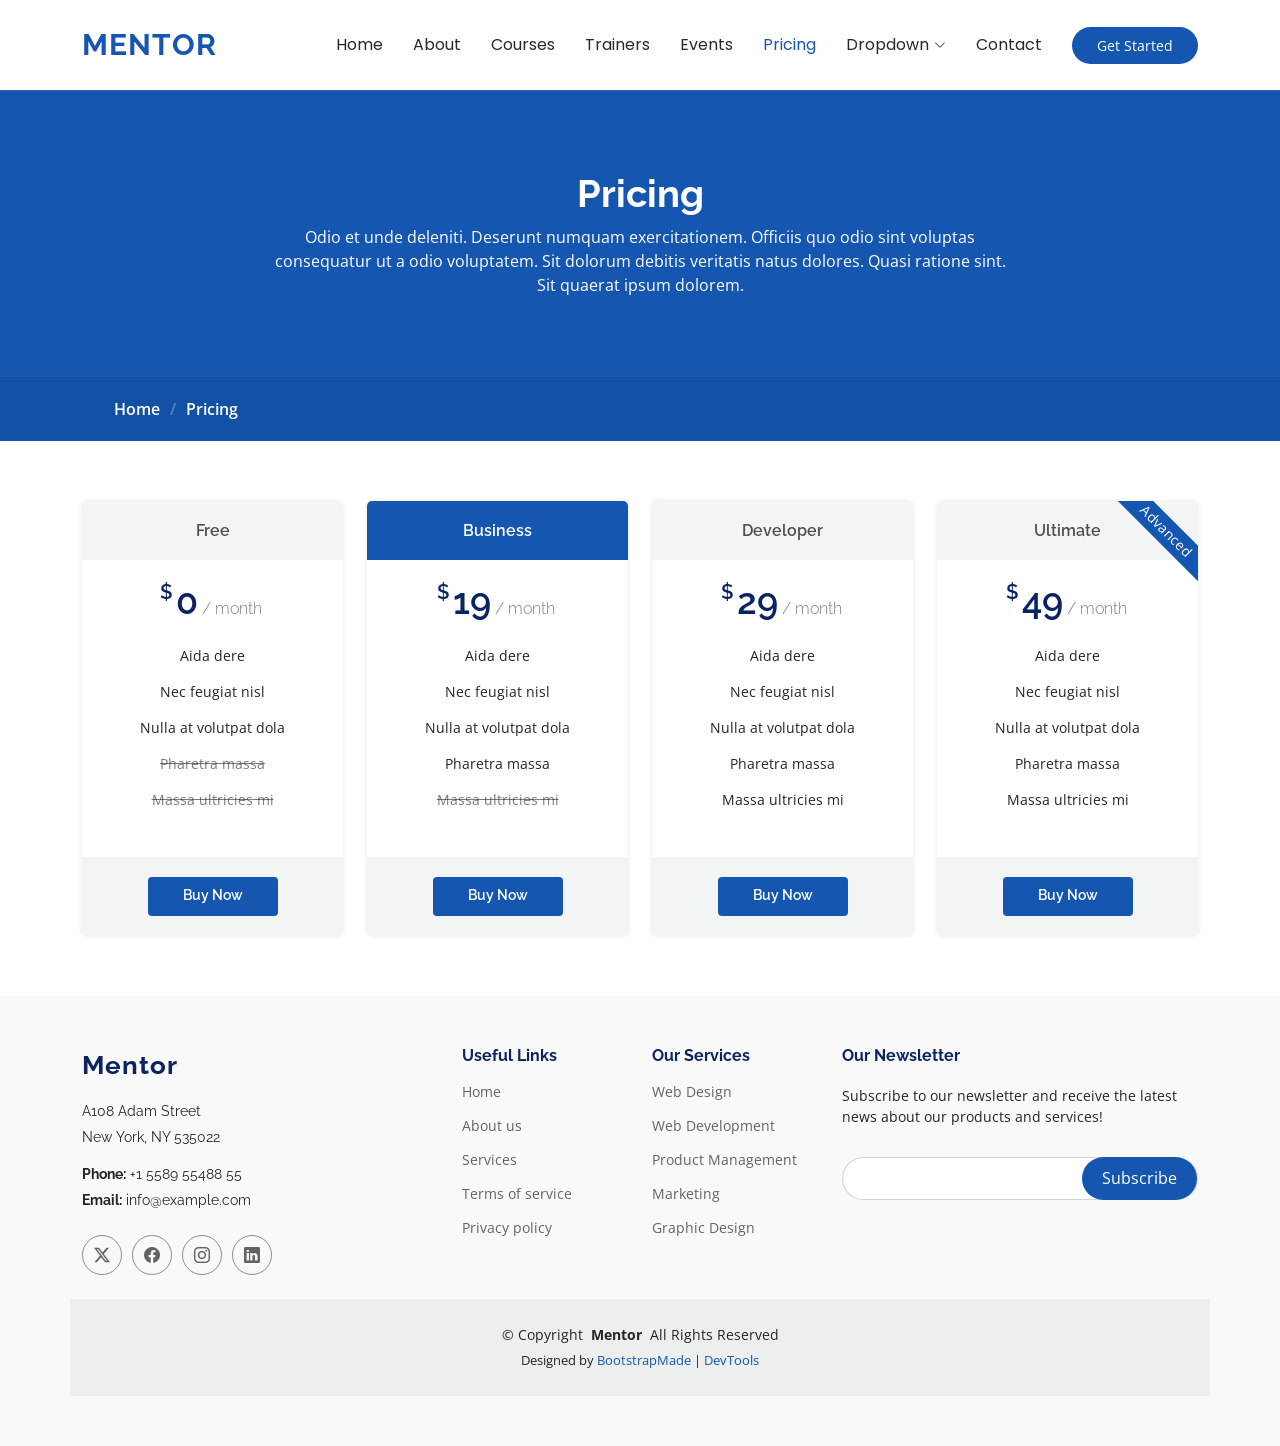
<file: pricing.html>
<!DOCTYPE html>
<html lang="en">

<head>
  <meta charset="utf-8">
  <meta content="width=device-width, initial-scale=1.0" name="viewport">
  <title>Pricing - Mentor Bootstrap Template</title>
  <meta name="description" content="">
  <meta name="keywords" content="">

  <!-- Favicons -->
  <link href="assets/img/favicon.png" rel="icon">
  <link href="assets/img/apple-touch-icon.png" rel="apple-touch-icon">

  <!-- Fonts -->
  <link href="https://fonts.googleapis.com" rel="preconnect">
  <link href="https://fonts.gstatic.com" rel="preconnect" crossorigin>
  <link href="https://fonts.googleapis.com/css2?family=Open+Sans:ital,wght@0,300;0,400;0,500;0,600;0,700;0,800;1,300;1,400;1,500;1,600;1,700;1,800&family=Poppins:ital,wght@0,100;0,200;0,300;0,400;0,500;0,600;0,700;0,800;0,900;1,100;1,200;1,300;1,400;1,500;1,600;1,700;1,800;1,900&family=Raleway:ital,wght@0,100;0,200;0,300;0,400;0,500;0,600;0,700;0,800;0,900;1,100;1,200;1,300;1,400;1,500;1,600;1,700;1,800;1,900&display=swap" rel="stylesheet">

  <!-- Vendor CSS Files -->
  <link href="assets/vendor/bootstrap/css/bootstrap.min.css" rel="stylesheet">
  <link href="assets/vendor/bootstrap-icons/bootstrap-icons.css" rel="stylesheet">
  <link href="assets/vendor/aos/aos.css" rel="stylesheet">
  <link href="assets/vendor/glightbox/css/glightbox.min.css" rel="stylesheet">
  <link href="assets/vendor/swiper/swiper-bundle.min.css" rel="stylesheet">

  <!-- Main CSS File -->
  <link href="assets/css/main.css" rel="stylesheet">

  <!-- =======================================================
  * Template Name: Mentor
  * Template URL: https://bootstrapmade.com/mentor-free-education-bootstrap-theme/
  * Updated: Jul 07 2025 with Bootstrap v5.3.7
  * Author: BootstrapMade.com
  * License: https://bootstrapmade.com/license/
  ======================================================== -->
</head>

<body class="pricing-page">

  <header id="header" class="header d-flex align-items-center sticky-top">
    <div class="container-fluid container-xl position-relative d-flex align-items-center">

      <a href="index.html" class="logo d-flex align-items-center me-auto">
        <!-- Uncomment the line below if you also wish to use an image logo -->
        <!-- <img src="assets/img/logo.webp" alt=""> -->
        <h1 class="sitename">Mentor</h1>
      </a>

      <nav id="navmenu" class="navmenu">
        <ul>
          <li><a href="index.html">Home<br></a></li>
          <li><a href="about.html">About</a></li>
          <li><a href="courses.html">Courses</a></li>
          <li><a href="trainers.html">Trainers</a></li>
          <li><a href="events.html">Events</a></li>
          <li><a href="pricing.html" class="active">Pricing</a></li>
          <li class="dropdown"><a href="#"><span>Dropdown</span> <i class="bi bi-chevron-down toggle-dropdown"></i></a>
            <ul>
              <li><a href="#">Dropdown 1</a></li>
              <li class="dropdown"><a href="#"><span>Deep Dropdown</span> <i class="bi bi-chevron-down toggle-dropdown"></i></a>
                <ul>
                  <li><a href="#">Deep Dropdown 1</a></li>
                  <li><a href="#">Deep Dropdown 2</a></li>
                  <li><a href="#">Deep Dropdown 3</a></li>
                  <li><a href="#">Deep Dropdown 4</a></li>
                  <li><a href="#">Deep Dropdown 5</a></li>
                </ul>
              </li>
              <li><a href="#">Dropdown 2</a></li>
              <li><a href="#">Dropdown 3</a></li>
              <li><a href="#">Dropdown 4</a></li>
            </ul>
          </li>
          <li><a href="contact.html">Contact</a></li>
        </ul>
        <i class="mobile-nav-toggle d-xl-none bi bi-list"></i>
      </nav>

      <a class="btn-getstarted" href="courses.html">Get Started</a>

    </div>
  </header>

  <main class="main">

    <!-- Page Title -->
    <div class="page-title" data-aos="fade">
      <div class="heading">
        <div class="container">
          <div class="row d-flex justify-content-center text-center">
            <div class="col-lg-8">
              <h1>Pricing</h1>
              <p class="mb-0">Odio et unde deleniti. Deserunt numquam exercitationem. Officiis quo odio sint voluptas consequatur ut a odio voluptatem. Sit dolorum debitis veritatis natus dolores. Quasi ratione sint. Sit quaerat ipsum dolorem.</p>
            </div>
          </div>
        </div>
      </div>
      <nav class="breadcrumbs">
        <div class="container">
          <ol>
            <li><a href="index.html">Home</a></li>
            <li class="current">Pricing</li>
          </ol>
        </div>
      </nav>
    </div><!-- End Page Title -->

    <!-- Pricing Section -->
    <section id="pricing" class="pricing section">

      <div class="container">

        <div class="row gy-3">

          <div class="col-xl-3 col-lg-6" data-aos="fade-up" data-aos-delay="100">
            <div class="pricing-item">
              <h3>Free</h3>
              <h4><sup>$</sup>0<span> / month</span></h4>
              <ul>
                <li>Aida dere</li>
                <li>Nec feugiat nisl</li>
                <li>Nulla at volutpat dola</li>
                <li class="na">Pharetra massa</li>
                <li class="na">Massa ultricies mi</li>
              </ul>
              <div class="btn-wrap">
                <a href="#" class="btn-buy">Buy Now</a>
              </div>
            </div>
          </div><!-- End Pricing Item -->

          <div class="col-xl-3 col-lg-6" data-aos="fade-up" data-aos-delay="200">
            <div class="pricing-item featured">
              <h3>Business</h3>
              <h4><sup>$</sup>19<span> / month</span></h4>
              <ul>
                <li>Aida dere</li>
                <li>Nec feugiat nisl</li>
                <li>Nulla at volutpat dola</li>
                <li>Pharetra massa</li>
                <li class="na">Massa ultricies mi</li>
              </ul>
              <div class="btn-wrap">
                <a href="#" class="btn-buy">Buy Now</a>
              </div>
            </div>
          </div><!-- End Pricing Item -->

          <div class="col-xl-3 col-lg-6" data-aos="fade-up" data-aos-delay="400">
            <div class="pricing-item">
              <h3>Developer</h3>
              <h4><sup>$</sup>29<span> / month</span></h4>
              <ul>
                <li>Aida dere</li>
                <li>Nec feugiat nisl</li>
                <li>Nulla at volutpat dola</li>
                <li>Pharetra massa</li>
                <li>Massa ultricies mi</li>
              </ul>
              <div class="btn-wrap">
                <a href="#" class="btn-buy">Buy Now</a>
              </div>
            </div>
          </div><!-- End Pricing Item -->

          <div class="col-xl-3 col-lg-6" data-aos="fade-up" data-aos-delay="400">
            <div class="pricing-item">
              <span class="advanced">Advanced</span>
              <h3>Ultimate</h3>
              <h4><sup>$</sup>49<span> / month</span></h4>
              <ul>
                <li>Aida dere</li>
                <li>Nec feugiat nisl</li>
                <li>Nulla at volutpat dola</li>
                <li>Pharetra massa</li>
                <li>Massa ultricies mi</li>
              </ul>
              <div class="btn-wrap">
                <a href="#" class="btn-buy">Buy Now</a>
              </div>
            </div>
          </div><!-- End Pricing Item -->

        </div>

      </div>

    </section><!-- /Pricing Section -->

  </main>

  <footer id="footer" class="footer position-relative light-background">

    <div class="container footer-top">
      <div class="row gy-4">
        <div class="col-lg-4 col-md-6 footer-about">
          <a href="index.html" class="logo d-flex align-items-center">
            <span class="sitename">Mentor</span>
          </a>
          <div class="footer-contact pt-3">
            <p>A108 Adam Street</p>
            <p>New York, NY 535022</p>
            <p class="mt-3"><strong>Phone:</strong> <span>+1 5589 55488 55</span></p>
            <p><strong>Email:</strong> <span>info@example.com</span></p>
          </div>
          <div class="social-links d-flex mt-4">
            <a href=""><i class="bi bi-twitter-x"></i></a>
            <a href=""><i class="bi bi-facebook"></i></a>
            <a href=""><i class="bi bi-instagram"></i></a>
            <a href=""><i class="bi bi-linkedin"></i></a>
          </div>
        </div>

        <div class="col-lg-2 col-md-3 footer-links">
          <h4>Useful Links</h4>
          <ul>
            <li><a href="#">Home</a></li>
            <li><a href="#">About us</a></li>
            <li><a href="#">Services</a></li>
            <li><a href="#">Terms of service</a></li>
            <li><a href="#">Privacy policy</a></li>
          </ul>
        </div>

        <div class="col-lg-2 col-md-3 footer-links">
          <h4>Our Services</h4>
          <ul>
            <li><a href="#">Web Design</a></li>
            <li><a href="#">Web Development</a></li>
            <li><a href="#">Product Management</a></li>
            <li><a href="#">Marketing</a></li>
            <li><a href="#">Graphic Design</a></li>
          </ul>
        </div>

        <div class="col-lg-4 col-md-12 footer-newsletter">
          <h4>Our Newsletter</h4>
          <p>Subscribe to our newsletter and receive the latest news about our products and services!</p>
          <form action="#" method="post" class="email-form">
            <div class="newsletter-form"><input type="email" name="email"><input type="submit" value="Subscribe"></div>
            <div class="loading">Loading</div>
            <div class="error-message"></div>
            <div class="sent-message">Your subscription request has been sent. Thank you!</div>
          </form>
        </div>

      </div>
    </div>

    <div class="container copyright text-center mt-4">
      <p>© <span>Copyright</span> <strong class="px-1 sitename">Mentor</strong> <span>All Rights Reserved</span></p>
      <div class="credits">
        <!-- All the links in the footer should remain intact. -->
        <!-- You can delete the links only if you've purchased the pro version. -->
        <!-- Licensing information: https://bootstrapmade.com/license/ -->
        Designed by <a href="https://bootstrapmade.com/">BootstrapMade</a> | <a href="https://bootstrapmade.com/tools/">DevTools</a>
      </div>
    </div>

  </footer>

  <!-- Scroll Top -->
  <a href="#" id="scroll-top" class="scroll-top d-flex align-items-center justify-content-center"><i class="bi bi-arrow-up-short"></i></a>

  <!-- Preloader -->
  <div id="preloader"></div>

  <!-- Vendor JS Files -->
  <script src="assets/vendor/bootstrap/js/bootstrap.bundle.min.js"></script>
  <script src="assets/vendor/aos/aos.js"></script>
  <script src="assets/vendor/glightbox/js/glightbox.min.js"></script>
  <script src="assets/vendor/purecounter/purecounter_vanilla.js"></script>
  <script src="assets/vendor/swiper/swiper-bundle.min.js"></script>

  <!-- Main JS File -->
  <script src="assets/js/main.js"></script>

</body>

</html>
</file>
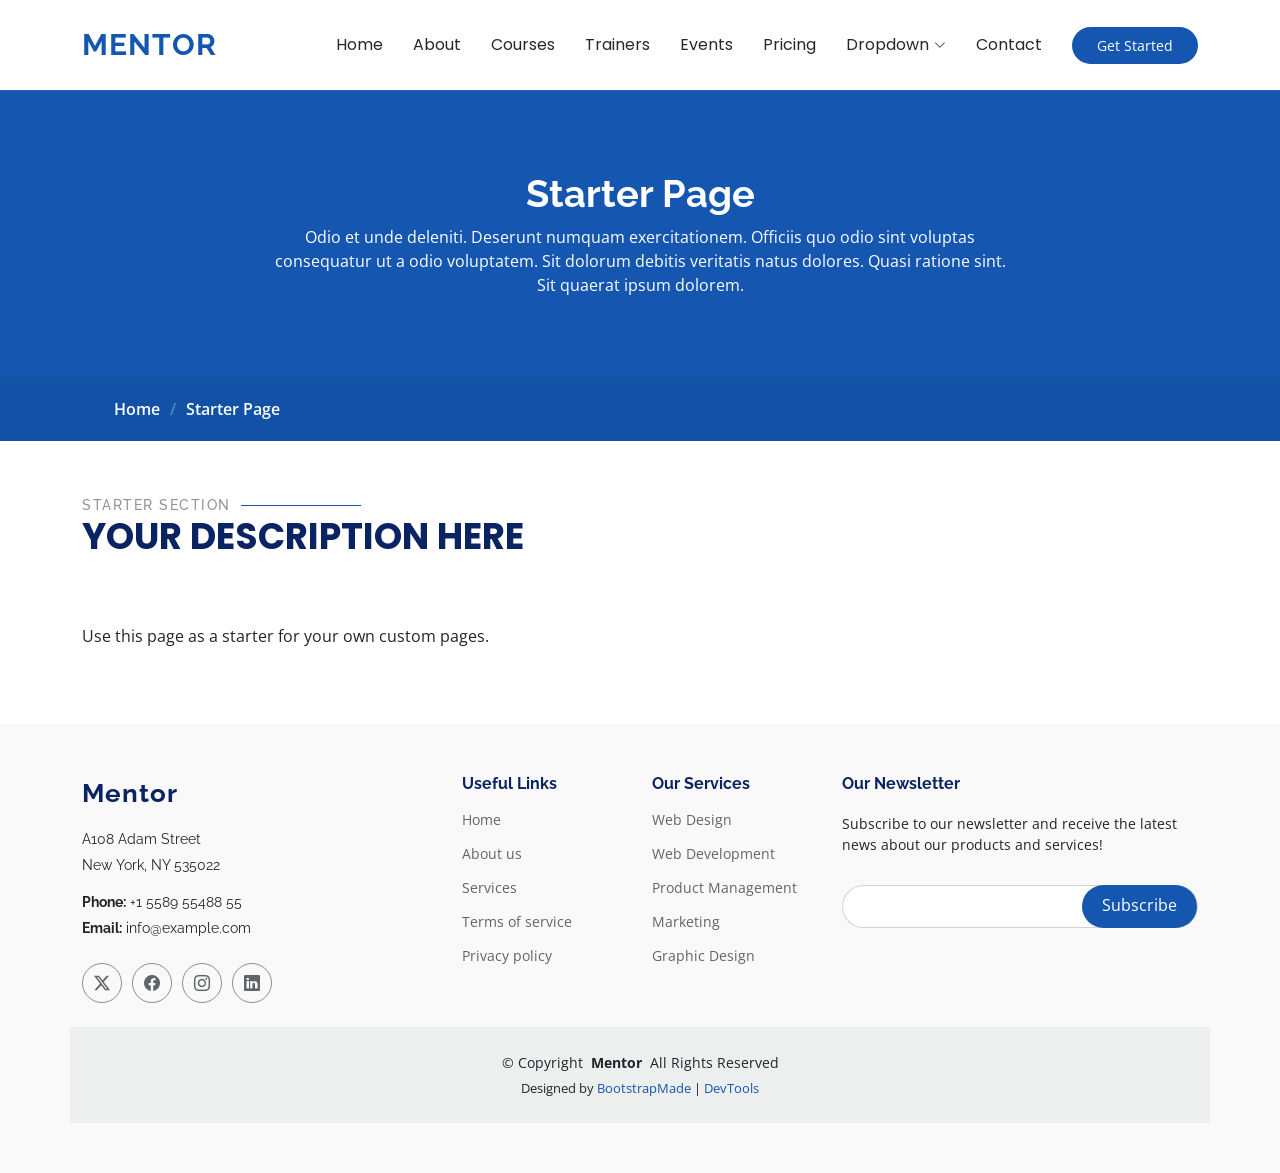
<file: starter-page.html>
<!DOCTYPE html>
<html lang="en">

<head>
  <meta charset="utf-8">
  <meta content="width=device-width, initial-scale=1.0" name="viewport">
  <title>Starter Page - Mentor Bootstrap Template</title>
  <meta name="description" content="">
  <meta name="keywords" content="">

  <!-- Favicons -->
  <link href="assets/img/favicon.png" rel="icon">
  <link href="assets/img/apple-touch-icon.png" rel="apple-touch-icon">

  <!-- Fonts -->
  <link href="https://fonts.googleapis.com" rel="preconnect">
  <link href="https://fonts.gstatic.com" rel="preconnect" crossorigin>
  <link href="https://fonts.googleapis.com/css2?family=Open+Sans:ital,wght@0,300;0,400;0,500;0,600;0,700;0,800;1,300;1,400;1,500;1,600;1,700;1,800&family=Poppins:ital,wght@0,100;0,200;0,300;0,400;0,500;0,600;0,700;0,800;0,900;1,100;1,200;1,300;1,400;1,500;1,600;1,700;1,800;1,900&family=Raleway:ital,wght@0,100;0,200;0,300;0,400;0,500;0,600;0,700;0,800;0,900;1,100;1,200;1,300;1,400;1,500;1,600;1,700;1,800;1,900&display=swap" rel="stylesheet">

  <!-- Vendor CSS Files -->
  <link href="assets/vendor/bootstrap/css/bootstrap.min.css" rel="stylesheet">
  <link href="assets/vendor/bootstrap-icons/bootstrap-icons.css" rel="stylesheet">
  <link href="assets/vendor/aos/aos.css" rel="stylesheet">
  <link href="assets/vendor/glightbox/css/glightbox.min.css" rel="stylesheet">
  <link href="assets/vendor/swiper/swiper-bundle.min.css" rel="stylesheet">

  <!-- Main CSS File -->
  <link href="assets/css/main.css" rel="stylesheet">

  <!-- =======================================================
  * Template Name: Mentor
  * Template URL: https://bootstrapmade.com/mentor-free-education-bootstrap-theme/
  * Updated: Jul 07 2025 with Bootstrap v5.3.7
  * Author: BootstrapMade.com
  * License: https://bootstrapmade.com/license/
  ======================================================== -->
</head>

<body class="starter-page-page">

  <header id="header" class="header d-flex align-items-center sticky-top">
    <div class="container-fluid container-xl position-relative d-flex align-items-center">

      <a href="index.html" class="logo d-flex align-items-center me-auto">
        <!-- Uncomment the line below if you also wish to use an image logo -->
        <!-- <img src="assets/img/logo.webp" alt=""> -->
        <h1 class="sitename">Mentor</h1>
      </a>

      <nav id="navmenu" class="navmenu">
        <ul>
          <li><a href="index.html">Home<br></a></li>
          <li><a href="about.html">About</a></li>
          <li><a href="courses.html">Courses</a></li>
          <li><a href="trainers.html">Trainers</a></li>
          <li><a href="events.html">Events</a></li>
          <li><a href="pricing.html">Pricing</a></li>
          <li class="dropdown"><a href="#"><span>Dropdown</span> <i class="bi bi-chevron-down toggle-dropdown"></i></a>
            <ul>
              <li><a href="#">Dropdown 1</a></li>
              <li class="dropdown"><a href="#"><span>Deep Dropdown</span> <i class="bi bi-chevron-down toggle-dropdown"></i></a>
                <ul>
                  <li><a href="#">Deep Dropdown 1</a></li>
                  <li><a href="#">Deep Dropdown 2</a></li>
                  <li><a href="#">Deep Dropdown 3</a></li>
                  <li><a href="#">Deep Dropdown 4</a></li>
                  <li><a href="#">Deep Dropdown 5</a></li>
                </ul>
              </li>
              <li><a href="#">Dropdown 2</a></li>
              <li><a href="#">Dropdown 3</a></li>
              <li><a href="#">Dropdown 4</a></li>
            </ul>
          </li>
          <li><a href="contact.html">Contact</a></li>
        </ul>
        <i class="mobile-nav-toggle d-xl-none bi bi-list"></i>
      </nav>

      <a class="btn-getstarted" href="courses.html">Get Started</a>

    </div>
  </header>

  <main class="main">

    <!-- Page Title -->
    <div class="page-title" data-aos="fade">
      <div class="heading">
        <div class="container">
          <div class="row d-flex justify-content-center text-center">
            <div class="col-lg-8">
              <h1>Starter Page</h1>
              <p class="mb-0">Odio et unde deleniti. Deserunt numquam exercitationem. Officiis quo odio sint voluptas consequatur ut a odio voluptatem. Sit dolorum debitis veritatis natus dolores. Quasi ratione sint. Sit quaerat ipsum dolorem.</p>
            </div>
          </div>
        </div>
      </div>
      <nav class="breadcrumbs">
        <div class="container">
          <ol>
            <li><a href="index.html">Home</a></li>
            <li class="current">Starter Page</li>
          </ol>
        </div>
      </nav>
    </div><!-- End Page Title -->

    <!-- Starter Section Section -->
    <section id="starter-section" class="starter-section section">

      <!-- Section Title -->
      <div class="container section-title" data-aos="fade-up">
        <h2>Starter Section</h2>
        <p>Your Description Here<br></p>
      </div><!-- End Section Title -->

      <div class="container" data-aos="fade-up">
        <p>Use this page as a starter for your own custom pages.</p>
      </div>

    </section><!-- /Starter Section Section -->

  </main>

  <footer id="footer" class="footer position-relative light-background">

    <div class="container footer-top">
      <div class="row gy-4">
        <div class="col-lg-4 col-md-6 footer-about">
          <a href="index.html" class="logo d-flex align-items-center">
            <span class="sitename">Mentor</span>
          </a>
          <div class="footer-contact pt-3">
            <p>A108 Adam Street</p>
            <p>New York, NY 535022</p>
            <p class="mt-3"><strong>Phone:</strong> <span>+1 5589 55488 55</span></p>
            <p><strong>Email:</strong> <span>info@example.com</span></p>
          </div>
          <div class="social-links d-flex mt-4">
            <a href=""><i class="bi bi-twitter-x"></i></a>
            <a href=""><i class="bi bi-facebook"></i></a>
            <a href=""><i class="bi bi-instagram"></i></a>
            <a href=""><i class="bi bi-linkedin"></i></a>
          </div>
        </div>

        <div class="col-lg-2 col-md-3 footer-links">
          <h4>Useful Links</h4>
          <ul>
            <li><a href="#">Home</a></li>
            <li><a href="#">About us</a></li>
            <li><a href="#">Services</a></li>
            <li><a href="#">Terms of service</a></li>
            <li><a href="#">Privacy policy</a></li>
          </ul>
        </div>

        <div class="col-lg-2 col-md-3 footer-links">
          <h4>Our Services</h4>
          <ul>
            <li><a href="#">Web Design</a></li>
            <li><a href="#">Web Development</a></li>
            <li><a href="#">Product Management</a></li>
            <li><a href="#">Marketing</a></li>
            <li><a href="#">Graphic Design</a></li>
          </ul>
        </div>

        <div class="col-lg-4 col-md-12 footer-newsletter">
          <h4>Our Newsletter</h4>
          <p>Subscribe to our newsletter and receive the latest news about our products and services!</p>
          <form action="#" method="post" class="email-form">
            <div class="newsletter-form"><input type="email" name="email"><input type="submit" value="Subscribe"></div>
            <div class="loading">Loading</div>
            <div class="error-message"></div>
            <div class="sent-message">Your subscription request has been sent. Thank you!</div>
          </form>
        </div>

      </div>
    </div>

    <div class="container copyright text-center mt-4">
      <p>© <span>Copyright</span> <strong class="px-1 sitename">Mentor</strong> <span>All Rights Reserved</span></p>
      <div class="credits">
        <!-- All the links in the footer should remain intact. -->
        <!-- You can delete the links only if you've purchased the pro version. -->
        <!-- Licensing information: https://bootstrapmade.com/license/ -->
        Designed by <a href="https://bootstrapmade.com/">BootstrapMade</a> | <a href="https://bootstrapmade.com/tools/">DevTools</a>
      </div>
    </div>

  </footer>

  <!-- Scroll Top -->
  <a href="#" id="scroll-top" class="scroll-top d-flex align-items-center justify-content-center"><i class="bi bi-arrow-up-short"></i></a>

  <!-- Preloader -->
  <div id="preloader"></div>

  <!-- Vendor JS Files -->
  <script src="assets/vendor/bootstrap/js/bootstrap.bundle.min.js"></script>
  <script src="assets/vendor/aos/aos.js"></script>
  <script src="assets/vendor/glightbox/js/glightbox.min.js"></script>
  <script src="assets/vendor/purecounter/purecounter_vanilla.js"></script>
  <script src="assets/vendor/swiper/swiper-bundle.min.js"></script>

  <!-- Main JS File -->
  <script src="assets/js/main.js"></script>

</body>

</html>
</file>
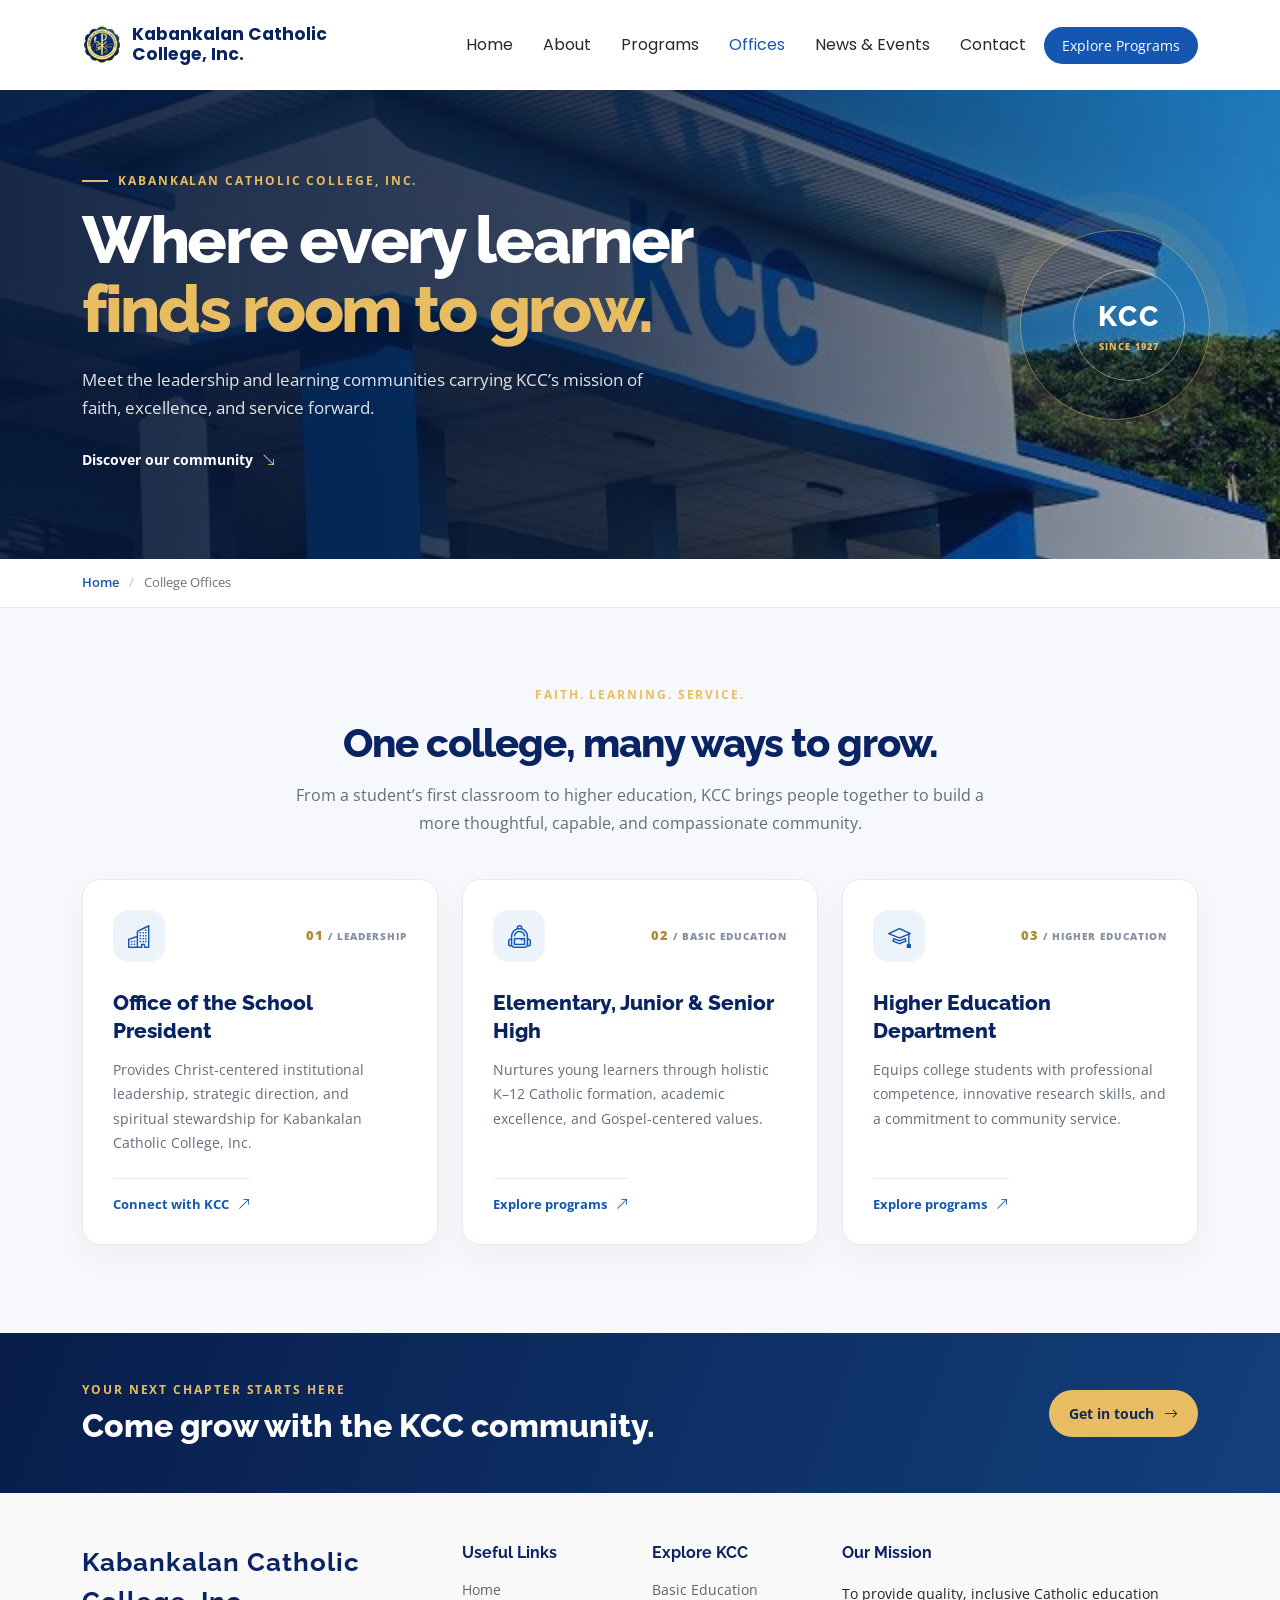
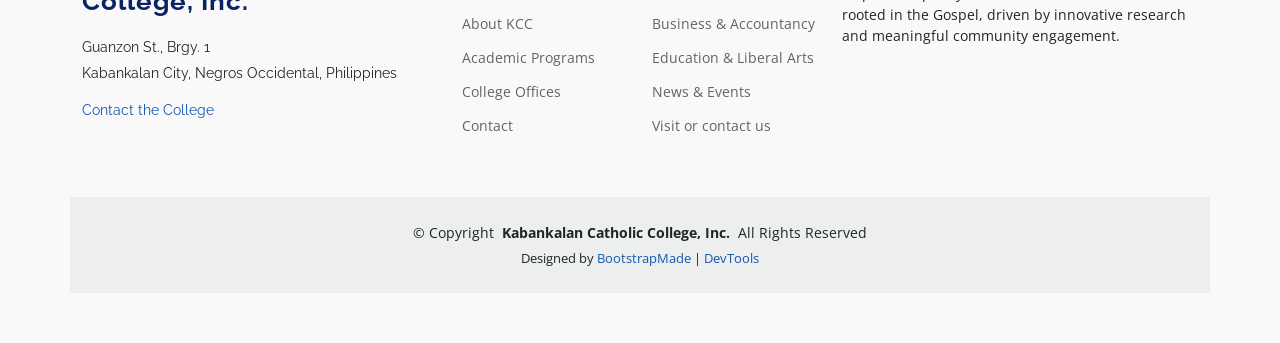
<file: trainers.html>
<!DOCTYPE html>
<html lang="en">

<head>
  <meta charset="utf-8">
  <meta content="width=device-width, initial-scale=1.0" name="viewport">
  <title>College Offices - Kabankalan Catholic College, Inc.</title>
  <meta name="description" content="Meet the leadership and learning communities that guide Kabankalan Catholic College, Inc.">
  <meta name="keywords" content="">

  <!-- Favicons -->
  <link href="assets/img/favicon.png" rel="icon">
  <link href="assets/img/apple-touch-icon.png" rel="apple-touch-icon">

  <!-- Fonts -->
  <link href="https://fonts.googleapis.com" rel="preconnect">
  <link href="https://fonts.gstatic.com" rel="preconnect" crossorigin>
  <link href="https://fonts.googleapis.com/css2?family=Open+Sans:ital,wght@0,300;0,400;0,500;0,600;0,700;0,800;1,300;1,400;1,500;1,600;1,700;1,800&family=Poppins:ital,wght@0,100;0,200;0,300;0,400;0,500;0,600;0,700;0,800;0,900;1,100;1,200;1,300;1,400;1,500;1,600;1,700;1,800;1,900&family=Raleway:ital,wght@0,100;0,200;0,300;0,400;0,500;0,600;0,700;0,800;0,900;1,100;1,200;1,300;1,400;1,500;1,600;1,700;1,800;1,900&display=swap" rel="stylesheet">

  <!-- Vendor CSS Files -->
  <link href="assets/vendor/bootstrap/css/bootstrap.min.css" rel="stylesheet">
  <link href="assets/vendor/bootstrap-icons/bootstrap-icons.css" rel="stylesheet">
  <link href="assets/vendor/aos/aos.css" rel="stylesheet">
  <link href="assets/vendor/glightbox/css/glightbox.min.css" rel="stylesheet">
  <link href="assets/vendor/swiper/swiper-bundle.min.css" rel="stylesheet">

  <!-- Main CSS File -->
  <link href="assets/css/main.css" rel="stylesheet">

  <!-- =======================================================
  * Template Name: Mentor
  * Template URL: https://bootstrapmade.com/mentor-free-education-bootstrap-theme/
  * Updated: Jul 07 2025 with Bootstrap v5.3.7
  * Author: BootstrapMade.com
  * License: https://bootstrapmade.com/license/
  ======================================================== -->
</head>

<body class="offices-page trainers-page">

  <header id="header" class="header d-flex align-items-center sticky-top">
    <div class="container-fluid container-xl position-relative d-flex align-items-center">

      <a href="index.html" class="logo d-flex align-items-center me-auto">
        <img src="assets/img/kcc-logo.png" alt="Kabankalan Catholic College crest">
        <span class="office-brand__name">Kabankalan Catholic College, Inc.</span>
      </a>

      <nav id="navmenu" class="navmenu">
        <ul>
          <li><a href="index.html">Home</a></li>
          <li><a href="about.html">About</a></li>
          <li><a href="courses.html">Programs</a></li>
          <li><a href="trainers.html" class="active" aria-current="page">Offices</a></li>
          <li><a href="events.html">News &amp; Events</a></li>
          <li><a href="contact.html">Contact</a></li>
        </ul>
        <i class="mobile-nav-toggle d-xl-none bi bi-list"></i>
      </nav>

      <a class="btn-getstarted" href="courses.html">Explore Programs</a>

    </div>
  </header>

  <main class="main">

    <section class="office-hero" aria-labelledby="office-hero-title">
      <div class="container office-hero__content">
        <p class="office-hero__eyebrow"><span></span> Kabankalan Catholic College, Inc.</p>
        <h1 id="office-hero-title">Where every learner<br><span>finds room to grow.</span></h1>
        <p class="office-hero__intro">Meet the leadership and learning communities carrying KCC’s mission of faith, excellence, and service forward.</p>
        <a class="office-hero__link" href="#kcc-offices">Discover our community <i class="bi bi-arrow-down-right" aria-hidden="true"></i></a>
      </div>
      <div class="office-hero__seal" aria-hidden="true">KCC <span>Since 1927</span></div>
    </section>

    <nav class="office-breadcrumb" aria-label="Breadcrumb">
      <div class="container">
        <ol>
          <li><a href="index.html">Home</a></li>
          <li aria-current="page">College Offices</li>
        </ol>
      </div>
    </nav>

    <section id="kcc-offices" class="office-section">
      <div class="container">
        <div class="office-section__intro">
          <p class="office-kicker">Faith. Learning. Service.</p>
          <h2>One college, many ways to grow.</h2>
          <p>From a student’s first classroom to higher education, KCC brings people together to build a more thoughtful, capable, and compassionate community.</p>
        </div>

        <div class="row g-4">
          <div class="col-lg-4">
            <article class="office-card">
              <div class="office-card__top">
                <span class="office-card__icon"><i class="bi bi-buildings" aria-hidden="true"></i></span>
                <span class="office-card__number">01 <span>/ LEADERSHIP</span></span>
              </div>
              <h3>Office of the School President</h3>
              <p>Provides Christ-centered institutional leadership, strategic direction, and spiritual stewardship for Kabankalan Catholic College, Inc.</p>
              <a href="contact.html" class="office-card__link">Connect with KCC <i class="bi bi-arrow-up-right" aria-hidden="true"></i></a>
            </article>
          </div>
          <div class="col-lg-4">
            <article class="office-card">
              <div class="office-card__top">
                <span class="office-card__icon"><i class="bi bi-backpack2" aria-hidden="true"></i></span>
                <span class="office-card__number">02 <span>/ BASIC EDUCATION</span></span>
              </div>
              <h3>Elementary, Junior &amp; Senior High</h3>
              <p>Nurtures young learners through holistic K–12 Catholic formation, academic excellence, and Gospel-centered values.</p>
              <a href="courses.html#basic-education" class="office-card__link">Explore programs <i class="bi bi-arrow-up-right" aria-hidden="true"></i></a>
            </article>
          </div>
          <div class="col-lg-4">
            <article class="office-card">
              <div class="office-card__top">
                <span class="office-card__icon"><i class="bi bi-mortarboard" aria-hidden="true"></i></span>
                <span class="office-card__number">03 <span>/ HIGHER EDUCATION</span></span>
              </div>
              <h3>Higher Education Department</h3>
              <p>Equips college students with professional competence, innovative research skills, and a commitment to community service.</p>
              <a href="courses.html#business-accountancy" class="office-card__link">Explore programs <i class="bi bi-arrow-up-right" aria-hidden="true"></i></a>
            </article>
          </div>
        </div>
      </div>
    </section>

    <section class="office-cta">
      <div class="container office-cta__inner">
        <div>
          <p class="office-kicker">Your next chapter starts here</p>
          <h2>Come grow with the KCC community.</h2>
        </div>
        <a class="office-cta__button" href="contact.html">Get in touch <i class="bi bi-arrow-right" aria-hidden="true"></i></a>
      </div>
    </section>

  </main>

  <footer id="footer" class="footer position-relative light-background">

    <div class="container footer-top">
      <div class="row gy-4">
        <div class="col-lg-4 col-md-6 footer-about">
          <a href="index.html" class="logo d-flex align-items-center">
            <span class="sitename">Kabankalan Catholic College, Inc.</span>
          </a>
          <div class="footer-contact pt-3">
            <p>Guanzon St., Brgy. 1</p>
            <p>Kabankalan City, Negros Occidental, Philippines</p>
            <p class="mt-3"><a href="contact.html">Contact the College</a></p>
          </div>
        </div>

        <div class="col-lg-2 col-md-3 footer-links">
          <h4>Useful Links</h4>
          <ul>
            <li><a href="index.html">Home</a></li>
            <li><a href="about.html">About KCC</a></li>
            <li><a href="courses.html">Academic Programs</a></li>
            <li><a href="trainers.html">College Offices</a></li>
            <li><a href="contact.html">Contact</a></li>
          </ul>
        </div>

        <div class="col-lg-2 col-md-3 footer-links">
          <h4>Explore KCC</h4>
          <ul>
            <li><a href="courses.html#basic-education">Basic Education</a></li>
            <li><a href="courses.html#business-accountancy">Business &amp; Accountancy</a></li>
            <li><a href="courses.html#education-liberal-arts">Education &amp; Liberal Arts</a></li>
            <li><a href="events.html">News &amp; Events</a></li>
            <li><a href="contact.html">Visit or contact us</a></li>
          </ul>
        </div>

        <div class="col-lg-4 col-md-12 footer-newsletter">
          <h4>Our Mission</h4>
          <p>To provide quality, inclusive Catholic education rooted in the Gospel, driven by innovative research and meaningful community engagement.</p>
        </div>

      </div>
    </div>

    <div class="container copyright text-center mt-4">
      <p>© <span>Copyright</span> <strong class="px-1 sitename">Kabankalan Catholic College, Inc.</strong> <span>All Rights Reserved</span></p>
      <div class="credits">
        <!-- All the links in the footer should remain intact. -->
        <!-- You can delete the links only if you've purchased the pro version. -->
        <!-- Licensing information: https://bootstrapmade.com/license/ -->
        Designed by <a href="https://bootstrapmade.com/">BootstrapMade</a> | <a href="https://bootstrapmade.com/tools/">DevTools</a>
      </div>
    </div>

  </footer>

  <!-- Scroll Top -->
  <a href="#" id="scroll-top" class="scroll-top d-flex align-items-center justify-content-center"><i class="bi bi-arrow-up-short"></i></a>

  <!-- Preloader -->
  <div id="preloader"></div>

  <!-- Vendor JS Files -->
  <script src="assets/vendor/bootstrap/js/bootstrap.bundle.min.js"></script>
  <script src="assets/vendor/aos/aos.js"></script>
  <script src="assets/vendor/glightbox/js/glightbox.min.js"></script>
  <script src="assets/vendor/purecounter/purecounter_vanilla.js"></script>
  <script src="assets/vendor/swiper/swiper-bundle.min.js"></script>

  <!-- Main JS File -->
  <script src="assets/js/main.js"></script>

</body>

</html>
</file>
<file: assets/css/main.css>
/**
* Template Name: Mentor
* Template URL: https://bootstrapmade.com/mentor-free-education-bootstrap-theme/
* Updated: Jul 07 2025 with Bootstrap v5.3.7
* Author: BootstrapMade.com
* License: https://bootstrapmade.com/license/
*/

/*--------------------------------------------------------------
# Font & Color Variables
# Help: https://bootstrapmade.com/color-system/
--------------------------------------------------------------*/
/* Fonts */
:root {
  --default-font: "Open Sans",  system-ui, -apple-system, "Segoe UI", Roboto, "Helvetica Neue", Arial, "Noto Sans", "Liberation Sans", sans-serif, "Apple Color Emoji", "Segoe UI Emoji", "Segoe UI Symbol", "Noto Color Emoji";
  --heading-font: "Raleway",  sans-serif;
  --nav-font: "Poppins",  sans-serif;
}

/* Global Colors - The following color variables are used throughout the website. Updating them here will change the color scheme of the entire website */
:root { 
  --background-color: #ffffff; /* Background color for the entire website, including individual sections */
  --default-color: #212529; /* Default color used for the majority of the text content across the entire website */
  --heading-color: #0a2463; /* Color for headings, subheadings and title throughout the website */
  --accent-color: #1557b0; /* Accent color that represents your brand on the website. It's used for buttons, links, and other elements that need to stand out */
  --surface-color: #ffffff; /* The surface color is used as a background of boxed elements within sections, such as cards, icon boxes, or other elements that require a visual separation from the global background. */
  --contrast-color: #ffffff; /* Contrast color for text, ensuring readability against backgrounds of accent, heading, or default colors. */
}

/* Nav Menu Colors - The following color variables are used specifically for the navigation menu. They are separate from the global colors to allow for more customization options */
:root {
  --nav-color: #272828;  /* The default color of the main navmenu links */
  --nav-hover-color: #1557b0; /* Applied to main navmenu links when they are hovered over or active */
  --nav-mobile-background-color: #ffffff; /* Used as the background color for mobile navigation menu */
  --nav-dropdown-background-color: #ffffff; /* Used as the background color for dropdown items that appear when hovering over primary navigation items */
  --nav-dropdown-color: #272828; /* Used for navigation links of the dropdown items in the navigation menu. */
  --nav-dropdown-hover-color: #1557b0; /* Similar to --nav-hover-color, this color is applied to dropdown navigation links when they are hovered over. */
}

/* Color Presets - These classes override global colors when applied to any section or element, providing reuse of the sam color scheme. */

.light-background {
  --background-color: #f9f9f9;
  --surface-color: #ffffff;
}

.dark-background {
  --background-color: #060606;
  --default-color: #ffffff;
  --heading-color: #ffffff;
  --surface-color: #252525;
  --contrast-color: #ffffff;
}

/* Smooth scroll */
:root {
  scroll-behavior: smooth;
}

/*--------------------------------------------------------------
# General Styling & Shared Classes
--------------------------------------------------------------*/
body {
  color: var(--default-color);
  background-color: var(--background-color);
  font-family: var(--default-font);
}

a {
  color: var(--accent-color);
  text-decoration: none;
  transition: 0.3s;
}

a:hover {
  color: color-mix(in srgb, var(--accent-color), transparent 25%);
  text-decoration: none;
}

h1,
h2,
h3,
h4,
h5,
h6 {
  color: var(--heading-color);
  font-family: var(--heading-font);
}

/* Email Form Messages
------------------------------*/
.email-form .error-message {
  display: none;
  background: #df1529;
  color: #ffffff;
  text-align: left;
  padding: 15px;
  margin-bottom: 24px;
  font-weight: 600;
}

.email-form .sent-message {
  display: none;
  color: #ffffff;
  background: #059652;
  text-align: center;
  padding: 15px;
  margin-bottom: 24px;
  font-weight: 600;
}

.email-form .loading {
  display: none;
  background: var(--surface-color);
  text-align: center;
  padding: 15px;
  margin-bottom: 24px;
}

.email-form .loading:before {
  content: "";
  display: inline-block;
  border-radius: 50%;
  width: 24px;
  height: 24px;
  margin: 0 10px -6px 0;
  border: 3px solid var(--accent-color);
  border-top-color: var(--surface-color);
  animation: email-form-loading 1s linear infinite;
}

@keyframes email-form-loading {
  0% {
    transform: rotate(0deg);
  }

  100% {
    transform: rotate(360deg);
  }
}

/* Pulsating Play Button
------------------------------*/
.pulsating-play-btn {
  width: 94px;
  height: 94px;
  background: radial-gradient(var(--accent-color) 50%, color-mix(in srgb, var(--accent-color), transparent 75%) 52%);
  border-radius: 50%;
  display: block;
  position: relative;
  overflow: hidden;
}

.pulsating-play-btn:before {
  content: "";
  position: absolute;
  width: 120px;
  height: 120px;
  animation-delay: 0s;
  animation: pulsate-play-btn 2s;
  animation-direction: forwards;
  animation-iteration-count: infinite;
  animation-timing-function: steps;
  opacity: 1;
  border-radius: 50%;
  border: 5px solid color-mix(in srgb, var(--accent-color), transparent 30%);
  top: -15%;
  left: -15%;
  background: rgba(198, 16, 0, 0);
}

.pulsating-play-btn:after {
  content: "";
  position: absolute;
  left: 50%;
  top: 50%;
  transform: translateX(-40%) translateY(-50%);
  width: 0;
  height: 0;
  border-top: 10px solid transparent;
  border-bottom: 10px solid transparent;
  border-left: 15px solid #fff;
  z-index: 100;
  transition: all 400ms cubic-bezier(0.55, 0.055, 0.675, 0.19);
}

.pulsating-play-btn:hover:before {
  content: "";
  position: absolute;
  left: 50%;
  top: 50%;
  transform: translateX(-40%) translateY(-50%);
  width: 0;
  height: 0;
  border: none;
  border-top: 10px solid transparent;
  border-bottom: 10px solid transparent;
  border-left: 15px solid #fff;
  z-index: 200;
  animation: none;
  border-radius: 0;
}

.pulsating-play-btn:hover:after {
  border-left: 15px solid var(--accent-color);
  transform: scale(20);
}

@keyframes pulsate-play-btn {
  0% {
    transform: scale(0.6, 0.6);
    opacity: 1;
  }

  100% {
    transform: scale(1, 1);
    opacity: 0;
  }
}

/*--------------------------------------------------------------
# Global Header
--------------------------------------------------------------*/
.header {
  color: var(--default-color);
  background-color: var(--background-color);
  padding: 15px 0;
  transition: all 0.5s;
  z-index: 997;
}

.header .logo {
  line-height: 1;
}

.header .logo img {
  max-height: 36px;
  margin-right: 8px;
}

.header .logo h1 {
  font-weight: 700;
  font-size: 30px;
  margin: 0;
  letter-spacing: 1px;
  text-transform: uppercase;
  color: var(--accent-color);
}

.courses-page .header .logo h1 {
  max-width: 290px;
  font-size: clamp(18px, 1.65vw, 22px);
  line-height: 1.15;
}

.header .btn-getstarted,
.header .btn-getstarted:focus {
  color: var(--contrast-color);
  background: var(--accent-color);
  font-size: 14px;
  padding: 8px 25px;
  margin: 0 0 0 30px;
  border-radius: 50px;
  transition: 0.3s;
}

.courses-page .header .btn-getstarted {
  flex-shrink: 0;
  white-space: nowrap;
}

.header .btn-getstarted:hover,
.header .btn-getstarted:focus:hover {
  color: var(--contrast-color);
  background: color-mix(in srgb, var(--accent-color), transparent 15%);
}

@media (max-width: 1200px) {
  .header .logo {
    order: 1;
  }

  .header .btn-getstarted {
    order: 2;
    margin: 0 15px 0 0;
    padding: 6px 15px;
  }

  .header .navmenu {
    order: 3;
  }
}

.scrolled .header {
  box-shadow: 0px 0 18px rgba(0, 0, 0, 0.1);
}

/*--------------------------------------------------------------
# Navigation Menu
--------------------------------------------------------------*/
/* Navmenu - Desktop */
@media (min-width: 1200px) {
  .navmenu {
    padding: 0;
  }

  .navmenu ul {
    margin: 0;
    padding: 0;
    display: flex;
    list-style: none;
    align-items: center;
  }

  .navmenu li {
    position: relative;
  }

  .navmenu a,
  .navmenu a:focus {
    color: var(--nav-color);
    padding: 18px 15px;
    font-size: 16px;
    font-family: var(--nav-font);
    font-weight: 400;
    display: flex;
    align-items: center;
    justify-content: space-between;
    white-space: nowrap;
    transition: 0.3s;
  }

  .navmenu a i,
  .navmenu a:focus i {
    font-size: 12px;
    line-height: 0;
    margin-left: 5px;
    transition: 0.3s;
  }

  .navmenu li:last-child a {
    padding-right: 0;
  }

  .navmenu li:hover>a,
  .navmenu .active,
  .navmenu .active:focus {
    color: var(--nav-hover-color);
  }

  .navmenu .dropdown ul {
    margin: 0;
    padding: 10px 0;
    background: var(--nav-dropdown-background-color);
    display: block;
    position: absolute;
    visibility: hidden;
    left: 14px;
    top: 130%;
    opacity: 0;
    transition: 0.3s;
    border-radius: 4px;
    z-index: 99;
    box-shadow: 0px 0px 30px rgba(0, 0, 0, 0.1);
  }

  .navmenu .dropdown ul li {
    min-width: 200px;
  }

  .navmenu .dropdown ul a {
    padding: 10px 20px;
    font-size: 15px;
    text-transform: none;
    color: var(--nav-dropdown-color);
  }

  .navmenu .dropdown ul a i {
    font-size: 12px;
  }

  .navmenu .dropdown ul a:hover,
  .navmenu .dropdown ul .active:hover,
  .navmenu .dropdown ul li:hover>a {
    color: var(--nav-dropdown-hover-color);
  }

  .navmenu .dropdown:hover>ul {
    opacity: 1;
    top: 100%;
    visibility: visible;
  }

  .navmenu .dropdown .dropdown ul {
    top: 0;
    left: -90%;
    visibility: hidden;
  }

  .navmenu .dropdown .dropdown:hover>ul {
    opacity: 1;
    top: 0;
    left: -100%;
    visibility: visible;
  }
}

/* Navmenu - Mobile */
@media (max-width: 1199px) {
  .mobile-nav-toggle {
    color: var(--nav-color);
    font-size: 28px;
    line-height: 0;
    margin-right: 10px;
    cursor: pointer;
    transition: color 0.3s;
  }

  .navmenu {
    padding: 0;
    z-index: 9997;
  }

  .navmenu ul {
    display: none;
    list-style: none;
    position: absolute;
    inset: 60px 20px 20px 20px;
    padding: 10px 0;
    margin: 0;
    border-radius: 6px;
    background-color: var(--nav-mobile-background-color);
    border: 1px solid color-mix(in srgb, var(--default-color), transparent 90%);
    box-shadow: none;
    overflow-y: auto;
    transition: 0.3s;
    z-index: 9998;
  }

  .navmenu a,
  .navmenu a:focus {
    color: var(--nav-dropdown-color);
    padding: 10px 20px;
    font-family: var(--nav-font);
    font-size: 17px;
    font-weight: 500;
    display: flex;
    align-items: center;
    justify-content: space-between;
    white-space: nowrap;
    transition: 0.3s;
  }

  .navmenu a i,
  .navmenu a:focus i {
    font-size: 12px;
    line-height: 0;
    margin-left: 5px;
    width: 30px;
    height: 30px;
    display: flex;
    align-items: center;
    justify-content: center;
    border-radius: 50%;
    transition: 0.3s;
    background-color: color-mix(in srgb, var(--accent-color), transparent 90%);
  }

  .navmenu a i:hover,
  .navmenu a:focus i:hover {
    background-color: var(--accent-color);
    color: var(--contrast-color);
  }

  .navmenu a:hover,
  .navmenu .active,
  .navmenu .active:focus {
    color: var(--nav-dropdown-hover-color);
  }

  .navmenu .active i,
  .navmenu .active:focus i {
    background-color: var(--accent-color);
    color: var(--contrast-color);
    transform: rotate(180deg);
  }

  .navmenu .dropdown ul {
    position: static;
    display: none;
    z-index: 99;
    padding: 10px 0;
    margin: 10px 20px;
    background-color: var(--nav-dropdown-background-color);
    transition: all 0.5s ease-in-out;
  }

  .navmenu .dropdown ul ul {
    background-color: rgba(33, 37, 41, 0.1);
  }

  .navmenu .dropdown>.dropdown-active {
    display: block;
    background-color: rgba(33, 37, 41, 0.03);
  }

  .mobile-nav-active {
    overflow: hidden;
  }

  .mobile-nav-active .mobile-nav-toggle {
    color: #fff;
    position: absolute;
    font-size: 32px;
    top: 15px;
    right: 15px;
    margin-right: 0;
    z-index: 9999;
  }

  .mobile-nav-active .navmenu {
    position: fixed;
    overflow: hidden;
    inset: 0;
    background: rgba(33, 37, 41, 0.8);
    transition: 0.3s;
  }

  .mobile-nav-active .navmenu>ul {
    display: block;
  }
}

/*--------------------------------------------------------------
# Global Footer
--------------------------------------------------------------*/
.footer {
  color: var(--default-color);
  background-color: var(--background-color);
  font-size: 14px;
  padding-bottom: 50px;
  position: relative;
}

.footer .footer-top {
  padding-top: 50px;
}

.footer .footer-about .logo {
  margin-bottom: 0;
}

.footer .footer-about .logo img {
  max-height: 40px;
  margin-right: 6px;
}

.footer .footer-about .logo span {
  font-size: 26px;
  font-weight: 700;
  letter-spacing: 1px;
  font-family: var(--heading-font);
  color: var(--heading-color);
}

.footer .footer-about p {
  font-size: 14px;
  font-family: var(--heading-font);
}

.footer .social-links a {
  display: flex;
  align-items: center;
  justify-content: center;
  width: 40px;
  height: 40px;
  border-radius: 50%;
  border: 1px solid color-mix(in srgb, var(--default-color), transparent 50%);
  font-size: 16px;
  color: color-mix(in srgb, var(--default-color), transparent 30%);
  margin-right: 10px;
  transition: 0.3s;
}

.footer .social-links a:hover {
  color: var(--accent-color);
  border-color: var(--accent-color);
}

.footer h4 {
  font-size: 16px;
  font-weight: bold;
  position: relative;
  padding-bottom: 12px;
}

.footer .footer-links {
  margin-bottom: 30px;
}

.footer .footer-links ul {
  list-style: none;
  padding: 0;
  margin: 0;
}

.footer .footer-links ul i {
  padding-right: 2px;
  font-size: 12px;
  line-height: 0;
}

.footer .footer-links ul li {
  padding: 10px 0;
  display: flex;
  align-items: center;
}

.footer .footer-links ul li:first-child {
  padding-top: 0;
}

.footer .footer-links ul a {
  color: color-mix(in srgb, var(--default-color), transparent 30%);
  display: inline-block;
  line-height: 1;
}

.footer .footer-links ul a:hover {
  color: var(--accent-color);
}

.footer .footer-contact p {
  margin-bottom: 5px;
}

.footer .footer-newsletter .newsletter-form {
  margin-top: 30px;
  margin-bottom: 15px;
  padding: 6px 8px;
  position: relative;
  border-radius: 50px;
  border: 1px solid color-mix(in srgb, var(--default-color), transparent 80%);
  display: flex;
  background-color: var(--surface-color);
  transition: 0.3s;
}

.footer .footer-newsletter .newsletter-form:focus-within {
  border-color: var(--accent-color);
}

.footer .footer-newsletter .newsletter-form input[type=email] {
  border: 0;
  padding: 4px 8px;
  width: 100%;
  background-color: var(--surface-color);
  color: var(--default-color);
}

.footer .footer-newsletter .newsletter-form input[type=email]:focus-visible {
  outline: none;
}

.footer .footer-newsletter .newsletter-form input[type=submit] {
  border: 0;
  font-size: 16px;
  padding: 0 20px 2px 20px;
  margin: -7px -8px -7px 0;
  background: var(--accent-color);
  color: var(--contrast-color);
  transition: 0.3s;
  border-radius: 50px;
}

.footer .footer-newsletter .newsletter-form input[type=submit]:hover {
  background: color-mix(in srgb, var(--accent-color), transparent 20%);
}

.footer .copyright {
  padding-top: 25px;
  padding-bottom: 25px;
  background-color: color-mix(in srgb, var(--default-color), transparent 95%);
}

.footer .copyright p {
  margin-bottom: 0;
}

.footer .credits {
  margin-top: 6px;
  font-size: 13px;
}

/*--------------------------------------------------------------
# Preloader
--------------------------------------------------------------*/
#preloader {
  position: fixed;
  inset: 0;
  z-index: 999999;
  overflow: hidden;
  background: var(--background-color);
  transition: all 0.6s ease-out;
}

#preloader:before {
  content: "";
  position: fixed;
  top: calc(50% - 30px);
  left: calc(50% - 30px);
  border: 6px solid #ffffff;
  border-color: var(--accent-color) transparent var(--accent-color) transparent;
  border-radius: 50%;
  width: 60px;
  height: 60px;
  animation: animate-preloader 1.5s linear infinite;
}

@keyframes animate-preloader {
  0% {
    transform: rotate(0deg);
  }

  100% {
    transform: rotate(360deg);
  }
}

/*--------------------------------------------------------------
# Scroll Top Button
--------------------------------------------------------------*/
.scroll-top {
  position: fixed;
  visibility: hidden;
  opacity: 0;
  right: 15px;
  bottom: -15px;
  z-index: 99999;
  background-color: var(--accent-color);
  width: 44px;
  height: 44px;
  border-radius: 50px;
  transition: all 0.4s;
}

.scroll-top i {
  font-size: 24px;
  color: var(--contrast-color);
  line-height: 0;
}

.scroll-top:hover {
  background-color: color-mix(in srgb, var(--accent-color), transparent 20%);
  color: var(--contrast-color);
}

.scroll-top.active {
  visibility: visible;
  opacity: 1;
  bottom: 15px;
}

/*--------------------------------------------------------------
# Disable aos animation delay on mobile devices
--------------------------------------------------------------*/
@media screen and (max-width: 768px) {
  [data-aos-delay] {
    transition-delay: 0 !important;
  }
}

/*--------------------------------------------------------------
# Global Page Titles & Breadcrumbs
--------------------------------------------------------------*/
.page-title {
  --default-color: var(--contrast-color);
  --background-color: var(--accent-color);
  --heading-color: var(--contrast-color);
  color: var(--default-color);
  background-color: var(--background-color);
  position: relative;
}

.page-title .heading {
  padding: 80px 0;
  border-top: 1px solid color-mix(in srgb, var(--default-color), transparent 90%);
}

.page-title .heading h1 {
  font-size: 38px;
  font-weight: 700;
}

.page-title nav {
  background-color: color-mix(in srgb, var(--accent-color) 90%, black 5%);
  padding: 20px 0;
}

.page-title nav a {
  color: var(--default-color);
}

.page-title nav ol {
  display: flex;
  flex-wrap: wrap;
  list-style: none;
  margin: 0;
  font-size: 16px;
  font-weight: 600;
}

.page-title nav ol li+li {
  padding-left: 10px;
}

.page-title nav ol li+li::before {
  content: "/";
  display: inline-block;
  padding-right: 10px;
  color: color-mix(in srgb, var(--default-color), transparent 70%);
}

/*--------------------------------------------------------------
# Global Sections
--------------------------------------------------------------*/
section,
.section {
  color: var(--default-color);
  background-color: var(--background-color);
  padding: 60px 0;
  scroll-margin-top: 900px;
  overflow: clip;
}

@media (max-width: 1199px) {

  section,
  .section {
    scroll-margin-top: 66px;
  }
}

/*--------------------------------------------------------------
# Global Section Titles
--------------------------------------------------------------*/
.section-title {
  padding-bottom: 60px;
  position: relative;
}

.section-title h2 {
  font-size: 14px;
  font-weight: 500;
  padding: 0;
  line-height: 1px;
  margin: 0;
  letter-spacing: 1.5px;
  text-transform: uppercase;
  color: color-mix(in srgb, var(--default-color), transparent 50%);
  position: relative;
}

.section-title h2::after {
  content: "";
  width: 120px;
  height: 1px;
  display: inline-block;
  background: var(--accent-color);
  margin: 4px 10px;
}

.section-title p {
  color: var(--heading-color);
  margin: 0;
  font-size: 36px;
  font-weight: 700;
  font-family: var(--nav-font);
  text-transform: uppercase;
}

/*--------------------------------------------------------------
# Hero Section
--------------------------------------------------------------*/
.index-page .hero {
  width: 100%;
  min-height: clamp(560px, 72vh, 760px);
  position: relative;
  padding: 96px 0;
  display: flex;
  align-items: center;
  justify-content: flex-start;
  overflow: hidden;
  background-image:
    linear-gradient(90deg, rgba(8, 24, 58, 0.91) 0%, rgba(8, 24, 58, 0.78) 44%, rgba(8, 24, 58, 0.25) 100%),
    url("../img/kcc-campus.jpg");
  background-position: center, center 42%;
  background-size: cover, cover;
  background-repeat: no-repeat;
  color: #fff;
}

.index-page .header .logo {
  gap: 10px;
  flex-shrink: 1;
}

.index-page .header .logo img {
  width: 42px;
  height: 42px;
  max-height: 42px;
  object-fit: contain;
}

.index-page .header .logo .sitename {
  max-width: 290px;
  color: #102b57;
  font-family: var(--heading-font);
  font-size: clamp(16px, 1.6vw, 21px);
  font-weight: 800;
  line-height: 1.15;
  letter-spacing: 0;
}

.index-page .header .btn-getstarted {
  flex-shrink: 0;
  white-space: nowrap;
}

.index-page .hero .container {
  position: relative;
  z-index: 1;
  width: 100%;
  max-width: 1140px;
  margin: 0 auto;
}

.index-page .hero-eyebrow,
.index-page .home-kicker {
  color: #d7b86b;
  font-size: 12px;
  font-weight: 800;
  letter-spacing: 0.16em;
  line-height: 1.4;
  text-transform: uppercase;
}

.index-page .hero-eyebrow {
  margin: 0 0 18px;
}

.index-page .hero-eyebrow span {
  color: #d7b86b;
  padding: 0 6px;
}

.index-page .hero h2 {
  max-width: 760px;
  margin: 0;
  color: #fff;
  font-family: var(--heading-font);
  font-size: clamp(42px, 6vw, 74px);
  font-weight: 800;
  letter-spacing: -0.035em;
  line-height: 1.05;
}

.index-page .hero h2 span {
  color: #e6c46f;
}

.index-page .hero-intro {
  max-width: 600px;
  margin: 22px 0 0;
  color: rgba(255, 255, 255, 0.88);
  font-size: clamp(16px, 1.5vw, 19px);
  line-height: 1.75;
}

.index-page .hero-actions {
  gap: 13px;
  margin-top: 30px;
}

.index-page .hero .btn-get-started,
.index-page .hero .btn-hero-secondary {
  display: inline-flex;
  align-items: center;
  justify-content: center;
  gap: 10px;
  min-height: 50px;
  padding: 13px 22px;
  border: 1px solid #d7b86b;
  border-radius: 4px;
  font-size: 14px;
  font-weight: 700;
  transition: 0.25s ease;
}

.index-page .hero .btn-get-started {
  background: #d7b86b;
  color: #122a50;
}

.index-page .hero .btn-get-started:hover {
  background: #f0d892;
  border-color: #f0d892;
  color: #122a50;
  transform: translateY(-2px);
}

.index-page .hero .btn-hero-secondary {
  color: #fff;
  background: rgba(255, 255, 255, 0.08);
}

.index-page .hero .btn-hero-secondary:hover {
  background: rgba(255, 255, 255, 0.18);
  color: #fff;
}

.index-page .hero-details {
  display: flex;
  flex-wrap: wrap;
  gap: 10px 26px;
  margin-top: 38px;
  color: rgba(255, 255, 255, 0.82);
  font-size: 13px;
}

.index-page .hero-details span {
  display: inline-flex;
  align-items: center;
  gap: 8px;
}

.index-page .hero-details i {
  color: #e6c46f;
  font-size: 16px;
}

.index-page .home-highlights {
  padding: 0;
  background: #102b57;
  color: #fff;
}

.index-page .home-highlight {
  min-height: 126px;
  padding: 25px 20px;
  border-right: 1px solid rgba(255, 255, 255, 0.15);
}

.index-page .home-highlights .col-lg-3:last-child .home-highlight {
  border-right: 0;
}

.index-page .home-highlight span {
  display: block;
  margin-bottom: 7px;
  color: #e6c46f;
  font-family: var(--heading-font);
  font-size: clamp(18px, 2vw, 23px);
  font-weight: 800;
}

.index-page .home-highlight p {
  margin: 0;
  color: rgba(255, 255, 255, 0.78);
  font-size: 12px;
  line-height: 1.5;
}

.index-page .home-pillars,
.index-page .home-programs {
  padding: 96px 0;
}

.index-page .home-pillars {
  background: #f6f5f0;
}

.index-page .home-section-heading {
  max-width: 720px;
  margin: 0 auto 42px;
  text-align: center;
}

.index-page .home-section-heading .home-kicker {
  margin-bottom: 12px;
}

.index-page .home-section-heading h2 {
  margin: 0;
  color: #102b57;
  font-size: clamp(30px, 4vw, 44px);
  font-weight: 800;
  letter-spacing: -0.03em;
  line-height: 1.15;
}

.index-page .home-section-heading > p:last-child {
  max-width: 580px;
  margin: 15px auto 0;
  color: #5d6775;
  line-height: 1.75;
}

.index-page .home-pillar-card {
  position: relative;
  height: 100%;
  min-height: 260px;
  padding: 28px 24px;
  overflow: hidden;
  border: 1px solid #e8e5db;
  border-radius: 8px;
  background: #fff;
  transition: transform 0.25s ease, box-shadow 0.25s ease;
}

.index-page .home-pillar-card:hover {
  transform: translateY(-5px);
  box-shadow: 0 18px 38px rgba(16, 43, 87, 0.1);
}

.index-page .home-pillar-card__number {
  position: absolute;
  top: 18px;
  right: 20px;
  color: #a4acb5;
  font-family: var(--heading-font);
  font-size: 13px;
  font-weight: 800;
}

.index-page .home-pillar-card > i {
  display: inline-flex;
  align-items: center;
  justify-content: center;
  width: 48px;
  height: 48px;
  margin-bottom: 26px;
  border-radius: 50%;
  background: #f3edda;
  color: #98762d;
  font-size: 22px;
}

.index-page .home-pillar-card h3 {
  margin: 0 0 10px;
  color: #102b57;
  font-size: 19px;
  font-weight: 800;
}

.index-page .home-pillar-card p {
  margin: 0;
  color: #657080;
  font-size: 14px;
  line-height: 1.7;
}

.index-page .home-section-heading--split {
  display: flex;
  align-items: end;
  justify-content: space-between;
  max-width: none;
  gap: 36px;
  text-align: left;
}

.index-page .home-section-heading--split > div {
  flex: 1 1 55%;
}

.index-page .home-section-heading--split > p {
  flex: 0 1 430px;
  margin: 0 0 4px;
  color: #5d6775;
  line-height: 1.75;
}

.index-page .home-program-card {
  display: flex;
  flex-direction: column;
  height: 100%;
  min-height: 360px;
  padding: 30px;
  border: 1px solid #e6e9ed;
  border-radius: 8px;
  background: #fff;
  box-shadow: 0 9px 28px rgba(16, 43, 87, 0.045);
  transition: transform 0.25s ease, box-shadow 0.25s ease;
}

.index-page .home-program-card:hover {
  transform: translateY(-5px);
  box-shadow: 0 18px 38px rgba(16, 43, 87, 0.1);
}

.index-page .home-program-card__icon {
  display: inline-flex;
  align-items: center;
  justify-content: center;
  width: 52px;
  height: 52px;
  margin-bottom: 24px;
  border-radius: 8px;
  background: #102b57;
  color: #e6c46f;
  font-size: 24px;
}

.index-page .home-program-card__label {
  display: flex;
  align-items: center;
  justify-content: space-between;
  gap: 12px;
  margin: 0 0 12px;
  color: #98762d;
  font-size: 11px;
  font-weight: 800;
  letter-spacing: 0.1em;
  text-transform: uppercase;
}

.index-page .home-program-card__label span {
  color: #7a8491;
  font-size: 10px;
  letter-spacing: 0.04em;
}

.index-page .home-program-card h3 {
  margin: 0 0 12px;
  color: #102b57;
  font-size: 22px;
  font-weight: 800;
  line-height: 1.3;
}

.index-page .home-program-card h3 a {
  color: inherit;
}

.index-page .home-program-card > p:not(.home-program-card__label) {
  margin: 0 0 22px;
  color: #657080;
  font-size: 14px;
  line-height: 1.75;
}

.index-page .home-program-card__link {
  display: inline-flex;
  align-items: center;
  gap: 9px;
  margin-top: auto;
  color: #102b57;
  font-size: 13px;
  font-weight: 800;
}

.index-page .home-program-card__link:hover {
  color: #98762d;
}

.index-page .home-community {
  padding: 0 0 96px;
  background: #fff;
}

.index-page .home-community__panel {
  position: relative;
  display: flex;
  align-items: center;
  gap: clamp(28px, 6vw, 80px);
  min-height: 360px;
  padding: 58px clamp(28px, 7vw, 88px);
  overflow: hidden;
  border-radius: 10px;
  background:
    radial-gradient(circle at 88% 20%, rgba(230, 196, 111, 0.14), transparent 28%),
    linear-gradient(120deg, #0b2148, #143b71);
  color: #fff;
}

.index-page .home-community__seal {
  flex: 0 0 150px;
}

.index-page .home-community__seal img {
  display: block;
  width: 100%;
  height: auto;
  filter: drop-shadow(0 10px 20px rgba(0, 0, 0, 0.16));
}

.index-page .home-community__content {
  position: relative;
  z-index: 1;
  max-width: 620px;
}

.index-page .home-community__content h2 {
  margin: 0 0 14px;
  color: #fff;
  font-size: clamp(28px, 4vw, 42px);
  font-weight: 800;
  letter-spacing: -0.03em;
  line-height: 1.15;
}

.index-page .home-community__content > p:not(.home-kicker) {
  max-width: 590px;
  margin: 0;
  color: rgba(255, 255, 255, 0.78);
  line-height: 1.75;
}

.index-page .home-community__link {
  display: inline-flex;
  align-items: center;
  gap: 10px;
  margin-top: 24px;
  color: #e6c46f;
  font-size: 14px;
  font-weight: 800;
}

.index-page .home-community__link:hover {
  color: #fff;
}

.index-page .home-community__year {
  position: absolute;
  right: 28px;
  bottom: 23px;
  color: rgba(255, 255, 255, 0.5);
  font-size: 10px;
  font-weight: 800;
  letter-spacing: 0.16em;
}

.index-page .home-community__year span {
  padding: 0 5px;
  color: #e6c46f;
}

.index-page .footer .footer-about .logo .sitename {
  max-width: 300px;
  font-size: 20px;
  line-height: 1.2;
  letter-spacing: 0;
}

.index-page .footer .footer-contact a {
  color: var(--default-color);
  font-weight: 700;
}

@media (max-width: 1199px) {
  .index-page .header .logo {
    max-width: calc(100% - 170px);
  }
}

@media (max-width: 991px) {
  .index-page .hero {
    min-height: 620px;
    background-image:
      linear-gradient(90deg, rgba(8, 24, 58, 0.91), rgba(8, 24, 58, 0.62)),
      url("../img/kcc-campus.jpg");
    background-position: center, 60% center;
  }

  .index-page .home-program-card {
    min-height: 320px;
  }
}

@media (max-width: 767px) {
  .index-page .header .logo {
    max-width: calc(100% - 52px);
  }

  .index-page .header .logo img {
    width: 36px;
    height: 36px;
  }

  .index-page .header .logo .sitename {
    max-width: 200px;
    font-size: 15px;
  }

  .index-page .header .btn-getstarted {
    display: none;
  }

  .index-page .hero {
    min-height: 590px;
    padding: 76px 0;
    background-image:
      linear-gradient(90deg, rgba(8, 24, 58, 0.94), rgba(8, 24, 58, 0.74)),
      url("../img/kcc-campus.jpg");
    background-position: center, 62% center;
  }

  .index-page .hero h2 {
    font-size: clamp(40px, 11vw, 56px);
  }

  .index-page .hero-details {
    flex-direction: column;
    gap: 10px;
    margin-top: 28px;
  }

  .index-page .home-highlight {
    min-height: 112px;
    padding: 20px 8px;
    border-right: 0;
  }

  .index-page .home-pillars,
  .index-page .home-programs {
    padding: 72px 0;
  }

  .index-page .home-section-heading--split {
    align-items: flex-start;
    flex-direction: column;
    gap: 15px;
  }

  .index-page .home-section-heading--split > p {
    flex-basis: auto;
  }

  .index-page .home-pillar-card {
    min-height: 230px;
  }

  .index-page .home-program-card {
    min-height: 0;
  }

  .index-page .home-community {
    padding-bottom: 72px;
  }

  .index-page .home-community__panel {
    align-items: flex-start;
    flex-direction: column;
    gap: 24px;
    min-height: 0;
    padding: 35px 26px 62px;
  }

  .index-page .home-community__seal {
    flex-basis: auto;
    width: 88px;
  }

  .index-page .home-community__year {
    right: 26px;
    bottom: 22px;
  }
}

/*--------------------------------------------------------------
# About Section
--------------------------------------------------------------*/
.about .content h3 {
  font-size: 2rem;
  font-weight: 700;
}

.about .content ul {
  list-style: none;
  padding: 0;
}

.about .content ul li {
  padding-bottom: 10px;
}

.about .content ul i {
  font-size: 1.25rem;
  margin-right: 4px;
  color: var(--accent-color);
}

.about .content p:last-child {
  margin-bottom: 0;
}

.about .content .read-more {
  background: var(--accent-color);
  color: var(--contrast-color);
  font-family: var(--heading-font);
  font-weight: 500;
  font-size: 15px;
  letter-spacing: 1px;
  padding: 10px 24px 12px 24px;
  border-radius: 50px;
  transition: 0.3s;
  display: inline-flex;
  align-items: center;
  justify-content: center;
}

.about .content .read-more i {
  font-size: 18px;
  margin-left: 5px;
  line-height: 0;
  transition: 0.3s;
}

.about .content .read-more:hover {
  background: color-mix(in srgb, var(--accent-color), transparent 20%);
  padding-right: 19px;
}

.about .content .read-more:hover i {
  margin-left: 10px;
}

/*--------------------------------------------------------------
# Counts Section
--------------------------------------------------------------*/
.counts {
  padding: 25px 0;
}

.counts .stats-item {
  padding: 30px;
  width: 100%;
}

.counts .stats-item span {
  font-size: 48px;
  display: block;
  color: var(--accent-color);
  font-weight: 700;
}

.counts .stats-item p {
  color: color-mix(in srgb, var(--default-color), transparent 40%);
  padding: 0;
  margin: 0;
  font-family: var(--heading-font);
  font-size: 15px;
  font-weight: 600;
}

/*--------------------------------------------------------------
# Why Us Section
--------------------------------------------------------------*/
.why-us .why-box {
  color: var(--contrast-color);
  background: var(--accent-color);
  padding: 30px;
}

.why-us .why-box h3 {
  color: var(--contrast-color);
  font-weight: 700;
  font-size: 34px;
  margin-bottom: 30px;
}

.why-us .why-box p {
  margin-bottom: 30px;
}

.why-us .why-box .more-btn {
  display: inline-block;
  background: color-mix(in srgb, var(--contrast-color), transparent 85%);
  padding: 8px 40px 10px 40px;
  color: var(--contrast-color);
  transition: all ease-in-out 0.4s;
  border-radius: 50px;
}

.why-us .why-box .more-btn i {
  font-size: 14px;
}

.why-us .why-box .more-btn:hover {
  color: var(--accent-color);
  background: var(--surface-color);
}

.why-us .icon-box {
  background-color: var(--surface-color);
  text-align: center;
  padding: 40px 30px;
  width: 100%;
  height: 100%;
  border: 1px solid color-mix(in srgb, var(--default-color), transparent 90%);
}

.why-us .icon-box i {
  color: var(--accent-color);
  font-size: 32px;
  margin-bottom: 30px;
  background: color-mix(in srgb, var(--accent-color), transparent 95%);
  border-radius: 50px;
  display: flex;
  align-items: center;
  justify-content: center;
  width: 72px;
  height: 72px;
  transition: 0.3s;
}

.why-us .icon-box h4 {
  font-size: 20px;
  font-weight: 700;
  margin: 0 0 30px 0;
}

.why-us .icon-box p {
  font-size: 15px;
  color: color-mix(in srgb, var(--default-color), transparent 30%);
}

.why-us .icon-box:hover i {
  color: var(--contrast-color);
  background: var(--accent-color);
}

/*--------------------------------------------------------------
# Features Section
--------------------------------------------------------------*/
.features {
  padding: 10px 0;
}

.features .features-item {
  background-color: var(--surface-color);
  display: flex;
  align-items: center;
  padding: 20px;
  transition: 0.3s;
  border: 1px solid color-mix(in srgb, var(--default-color), transparent 90%);
  position: relative;
}

.features .features-item i {
  font-size: 32px;
  padding-right: 10px;
  line-height: 0;
}

.features .features-item h3 {
  font-weight: 700;
  margin: 0;
  padding: 0;
  line-height: 1;
  font-size: 16px;
}

.features .features-item h3 a {
  color: var(--heading-color);
  transition: 0.3s;
}

.features .features-item:hover {
  border-color: var(--accent-color);
}

.features .features-item:hover h3 a {
  color: var(--accent-color);
}

/*--------------------------------------------------------------
# Courses Section
--------------------------------------------------------------*/
.courses .course-item {
  background-color: var(--surface-color);
  border: 1px solid color-mix(in srgb, var(--default-color), transparent 90%);
  border-radius: 5px;
}

.courses .course-content {
  padding: 15px;
}

.courses .course-content h3 {
  font-weight: 700;
  font-size: 20px;
}

.courses .course-content h3 a {
  color: var(--heading-color);
  transition: 0.3s;
}

.courses .course-content h3 a:hover {
  color: var(--accent-color);
}

.courses .course-content .category {
  background: var(--accent-color);
  color: var(--contrast-color);
  font-size: 14px;
  padding: 6px 14px;
  margin: 0;
  border-radius: 5px;
}

.courses .course-content .price {
  margin: 0;
  font-weight: 700;
  font-size: 18px;
  color: color-mix(in srgb, var(--default-color), transparent 20%);
}

.courses .course-content .description {
  font-size: 14px;
  color: color-mix(in srgb, var(--default-color), transparent 20%);
}

.courses .trainer {
  padding-top: 15px;
  border-top: 1px solid color-mix(in srgb, var(--default-color), transparent 90%);
}

.courses .trainer .trainer-profile img {
  max-width: 50px;
  border-radius: 50px;
}

.courses .trainer .trainer-profile .trainer-link {
  padding-left: 10px;
  font-weight: 600;
  font-size: 16px;
  color: color-mix(in srgb, var(--default-color), transparent 20%);
  transition: 0.3s;
}

.courses .trainer .trainer-profile .trainer-link:hover {
  color: var(--accent-color);
}

.courses .trainer .trainer-rank {
  font-size: 18px;
  color: color-mix(in srgb, var(--default-color), transparent 60%);
}

.courses .trainer .trainer-rank .user-icon {
  font-size: 22px;
}

/*--------------------------------------------------------------
# Trainers Index Section
--------------------------------------------------------------*/
.trainers-index .member {
  background-color: var(--surface-color);
  border: 1px solid color-mix(in srgb, var(--default-color), transparent 90%);
  text-align: center;
  margin-bottom: 20px;
}

.trainers-index .member img {
  margin: -1px -1px 30px -1px;
}

.trainers-index .member .member-content {
  padding: 0 20px 30px 20px;
}

.trainers-index .member h4 {
  font-weight: 700;
  margin-bottom: 2px;
  font-size: 18px;
}

.trainers-index .member span {
  font-style: italic;
  display: block;
  font-size: 13px;
  color: color-mix(in srgb, var(--default-color), transparent 20%);
}

.trainers-index .member p {
  padding-top: 10px;
  font-size: 14px;
  font-style: italic;
  color: color-mix(in srgb, var(--default-color), transparent 40%);
}

.trainers-index .member .social {
  margin-top: 15px;
}

.trainers-index .member .social a {
  color: color-mix(in srgb, var(--default-color), transparent 60%);
  transition: 0.3s;
}

.trainers-index .member .social a:hover {
  color: var(--accent-color);
}

.trainers-index .member .social i {
  font-size: 18px;
  margin: 0 2px;
}

/*--------------------------------------------------------------
# About Us Section
--------------------------------------------------------------*/
.about-us .content h3 {
  font-size: 2rem;
  font-weight: 700;
}

.about-us .content ul {
  list-style: none;
  padding: 0;
}

.about-us .content ul li {
  padding-bottom: 10px;
}

.about-us .content ul i {
  font-size: 1.25rem;
  margin-right: 4px;
  color: var(--accent-color);
}

.about-us .content p:last-child {
  margin-bottom: 0;
}

/*--------------------------------------------------------------
# Testimonials Section
--------------------------------------------------------------*/
.testimonials .testimonial-wrap {
  padding-left: 50px;
}

.testimonials .testimonials-carousel,
.testimonials .testimonials-slider {
  overflow: hidden;
}

.testimonials .testimonial-item {
  background-color: var(--surface-color);
  border: 1px solid color-mix(in srgb, var(--default-color), transparent 90%);
  box-sizing: content-box;
  padding: 30px 30px 30px 60px;
  margin: 30px 15px;
  min-height: 200px;
  position: relative;
}

.testimonials .testimonial-item .testimonial-img {
  width: 90px;
  border-radius: 10px;
  border: 6px solid var(--background-color);
  position: absolute;
  left: -45px;
}

.testimonials .testimonial-item h3 {
  font-size: 18px;
  font-weight: bold;
  margin: 10px 0 5px 0;
}

.testimonials .testimonial-item h4 {
  color: color-mix(in srgb, var(--default-color), transparent 50%);
  font-size: 14px;
  margin: 0;
}

.testimonials .testimonial-item .stars {
  margin: 10px 0;
}

.testimonials .testimonial-item .stars i {
  color: #ffc107;
  margin: 0 1px;
}

.testimonials .testimonial-item .quote-icon-left,
.testimonials .testimonial-item .quote-icon-right {
  color: color-mix(in srgb, var(--accent-color), transparent 60%);
  font-size: 26px;
  line-height: 0;
}

.testimonials .testimonial-item .quote-icon-left {
  display: inline-block;
  left: -5px;
  position: relative;
}

.testimonials .testimonial-item .quote-icon-right {
  display: inline-block;
  right: -5px;
  position: relative;
  top: 10px;
  transform: scale(-1, -1);
}

.testimonials .testimonial-item p {
  font-style: italic;
  margin: 15px auto 15px auto;
}

.testimonials .swiper-wrapper {
  height: auto;
}

.testimonials .swiper-pagination {
  margin-top: 20px;
  position: relative;
}

.testimonials .swiper-pagination .swiper-pagination-bullet {
  width: 12px;
  height: 12px;
  background-color: var(--background-color);
  opacity: 1;
  border: 1px solid var(--accent-color);
}

.testimonials .swiper-pagination .swiper-pagination-bullet-active {
  background-color: var(--accent-color);
}

@media (max-width: 767px) {
  .testimonials .testimonial-wrap {
    padding-left: 0;
  }

  .testimonials .testimonials-carousel,
  .testimonials .testimonials-slider {
    overflow: hidden;
  }

  .testimonials .testimonial-item {
    padding: 30px;
    margin: 15px;
  }

  .testimonials .testimonial-item .testimonial-img {
    position: static;
    left: auto;
  }
}

/*--------------------------------------------------------------
# Course Details Section
--------------------------------------------------------------*/
.course-details .course-header {
  margin-bottom: 40px;
}

.course-details .course-header .course-image {
  margin-bottom: 20px;
  border-radius: 12px;
  overflow: hidden;
}

.course-details .course-header .course-image img {
  width: 100%;
  height: 400px;
  object-fit: cover;
}

.course-details .course-header .course-meta {
  display: flex;
  justify-content: space-between;
  align-items: center;
  flex-wrap: wrap;
  gap: 20px;
}

@media (max-width: 768px) {
  .course-details .course-header .course-meta {
    flex-direction: column;
    align-items: flex-start;
  }
}

.course-details .course-header .instructor {
  display: flex;
  align-items: center;
  gap: 15px;
}

.course-details .course-header .instructor .instructor-avatar {
  width: 60px;
  height: 60px;
  border-radius: 50%;
  object-fit: cover;
}

.course-details .course-header .instructor .instructor-info h6 {
  margin: 0;
  font-size: 16px;
  font-weight: 600;
  color: var(--heading-color);
}

.course-details .course-header .instructor .instructor-info span {
  font-size: 14px;
  color: color-mix(in srgb, var(--default-color), transparent 30%);
}

.course-details .course-header .course-stats {
  display: flex;
  gap: 25px;
}

@media (max-width: 576px) {
  .course-details .course-header .course-stats {
    flex-wrap: wrap;
    gap: 15px;
  }
}

.course-details .course-header .course-stats .stat-item {
  display: flex;
  align-items: center;
  gap: 8px;
  font-size: 14px;
  color: var(--default-color);
}

.course-details .course-header .course-stats .stat-item i {
  color: var(--accent-color);
}

.course-details .course-content {
  margin-bottom: 50px;
}

.course-details .course-content h2 {
  font-size: 32px;
  margin-bottom: 25px;
  color: var(--heading-color);
}

@media (max-width: 768px) {
  .course-details .course-content h2 {
    font-size: 26px;
  }
}

.course-details .course-content .course-description {
  margin-bottom: 40px;
}

.course-details .course-content .course-description p {
  font-size: 16px;
  line-height: 1.7;
  margin-bottom: 15px;
  color: var(--default-color);
}

.course-details .course-content .what-you-learn {
  background-color: var(--surface-color);
  padding: 30px;
  border-radius: 12px;
  border: 1px solid color-mix(in srgb, var(--default-color), transparent 90%);
}

.course-details .course-content .what-you-learn h3 {
  font-size: 24px;
  margin-bottom: 25px;
  color: var(--heading-color);
}

.course-details .course-content .what-you-learn .learn-list {
  list-style: none;
  padding: 0;
  margin: 0;
}

.course-details .course-content .what-you-learn .learn-list li {
  display: flex;
  align-items: flex-start;
  gap: 12px;
  margin-bottom: 15px;
  font-size: 15px;
  line-height: 1.6;
  color: var(--default-color);
}

.course-details .course-content .what-you-learn .learn-list li i {
  color: var(--accent-color);
  font-size: 18px;
  margin-top: 2px;
  flex-shrink: 0;
}

.course-details .course-curriculum {
  margin-bottom: 50px;
}

.course-details .course-curriculum h3 {
  font-size: 24px;
  margin-bottom: 30px;
  color: var(--heading-color);
}

.course-details .course-curriculum .curriculum-section {
  margin-bottom: 25px;
  border: 1px solid color-mix(in srgb, var(--default-color), transparent 90%);
  border-radius: 8px;
  overflow: hidden;
}

.course-details .course-curriculum .curriculum-section .section-header {
  background-color: var(--surface-color);
  padding: 20px;
  display: flex;
  justify-content: space-between;
  align-items: center;
  border-bottom: 1px solid color-mix(in srgb, var(--default-color), transparent 90%);
}

@media (max-width: 576px) {
  .course-details .course-curriculum .curriculum-section .section-header {
    flex-direction: column;
    align-items: flex-start;
    gap: 10px;
  }
}

.course-details .course-curriculum .curriculum-section .section-header h4 {
  font-size: 18px;
  margin: 0;
  color: var(--heading-color);
}

.course-details .course-curriculum .curriculum-section .section-header .lessons-count {
  font-size: 14px;
  color: color-mix(in srgb, var(--default-color), transparent 30%);
}

.course-details .course-curriculum .curriculum-section .lessons {
  padding: 0;
}

.course-details .course-curriculum .curriculum-section .lessons .lesson-item {
  padding: 15px 20px;
  display: flex;
  justify-content: space-between;
  align-items: center;
  border-bottom: 1px solid color-mix(in srgb, var(--default-color), transparent 95%);
  transition: background-color 0.3s;
}

.course-details .course-curriculum .curriculum-section .lessons .lesson-item:hover {
  background-color: color-mix(in srgb, var(--accent-color), transparent 95%);
}

.course-details .course-curriculum .curriculum-section .lessons .lesson-item:last-child {
  border-bottom: none;
}

.course-details .course-curriculum .curriculum-section .lessons .lesson-item .lesson-info {
  display: flex;
  align-items: center;
  gap: 12px;
}

.course-details .course-curriculum .curriculum-section .lessons .lesson-item .lesson-info i {
  color: var(--accent-color);
  font-size: 18px;
}

.course-details .course-curriculum .curriculum-section .lessons .lesson-item .lesson-info span {
  font-size: 15px;
  color: var(--default-color);
}

.course-details .course-curriculum .curriculum-section .lessons .lesson-item .lesson-duration {
  font-size: 14px;
  color: color-mix(in srgb, var(--default-color), transparent 40%);
  font-weight: 500;
}

.course-details .course-sidebar {
  position: sticky;
  top: 100px;
}

.course-details .course-sidebar .pricing-card {
  background-color: var(--surface-color);
  border: 1px solid color-mix(in srgb, var(--default-color), transparent 90%);
  border-radius: 12px;
  padding: 30px;
  text-align: center;
  margin-bottom: 30px;
  box-shadow: 0 5px 20px color-mix(in srgb, var(--default-color), transparent 90%);
}

.course-details .course-sidebar .pricing-card .price {
  margin-bottom: 10px;
}

.course-details .course-sidebar .pricing-card .price .currency {
  font-size: 24px;
  font-weight: 600;
  color: var(--accent-color);
  vertical-align: top;
}

.course-details .course-sidebar .pricing-card .price .amount {
  font-size: 48px;
  font-weight: 700;
  color: var(--accent-color);
}

.course-details .course-sidebar .pricing-card .price .period {
  font-size: 16px;
  color: color-mix(in srgb, var(--default-color), transparent 40%);
}

.course-details .course-sidebar .pricing-card .original-price {
  font-size: 18px;
  color: color-mix(in srgb, var(--default-color), transparent 50%);
  text-decoration: line-through;
  margin-bottom: 25px;
}

.course-details .course-sidebar .pricing-card .course-features {
  margin-bottom: 30px;
}

.course-details .course-sidebar .pricing-card .course-features .feature {
  display: flex;
  align-items: center;
  gap: 12px;
  margin-bottom: 12px;
  text-align: left;
}

.course-details .course-sidebar .pricing-card .course-features .feature i {
  color: var(--accent-color);
  font-size: 16px;
  width: 16px;
}

.course-details .course-sidebar .pricing-card .course-features .feature span {
  font-size: 14px;
  color: var(--default-color);
}

.course-details .course-sidebar .pricing-card .btn-enroll {
  width: 100%;
  padding: 15px;
  background-color: var(--accent-color);
  color: var(--contrast-color);
  border: none;
  border-radius: 8px;
  font-size: 16px;
  font-weight: 600;
  margin-bottom: 15px;
  transition: all 0.3s;
}

.course-details .course-sidebar .pricing-card .btn-enroll:hover {
  background-color: color-mix(in srgb, var(--accent-color), black 10%);
  transform: translateY(-2px);
}

.course-details .course-sidebar .pricing-card .btn-preview {
  width: 100%;
  padding: 15px;
  background-color: transparent;
  color: var(--accent-color);
  border: 2px solid var(--accent-color);
  border-radius: 8px;
  font-size: 16px;
  font-weight: 600;
  transition: all 0.3s;
}

.course-details .course-sidebar .pricing-card .btn-preview:hover {
  background-color: var(--accent-color);
  color: var(--contrast-color);
}

.course-details .course-sidebar .course-info-card {
  background-color: var(--surface-color);
  border: 1px solid color-mix(in srgb, var(--default-color), transparent 90%);
  border-radius: 12px;
  padding: 25px;
  margin-bottom: 30px;
}

.course-details .course-sidebar .course-info-card h4 {
  font-size: 18px;
  margin-bottom: 20px;
  color: var(--heading-color);
}

.course-details .course-sidebar .course-info-card .info-item {
  display: flex;
  justify-content: space-between;
  margin-bottom: 12px;
  padding-bottom: 12px;
  border-bottom: 1px solid color-mix(in srgb, var(--default-color), transparent 95%);
}

.course-details .course-sidebar .course-info-card .info-item:last-child {
  margin-bottom: 0;
  padding-bottom: 0;
  border-bottom: none;
}

.course-details .course-sidebar .course-info-card .info-item .label {
  font-size: 14px;
  font-weight: 600;
  color: var(--default-color);
}

.course-details .course-sidebar .course-info-card .info-item .value {
  font-size: 14px;
  color: color-mix(in srgb, var(--default-color), transparent 20%);
}

.course-details .course-sidebar .course-tags {
  background-color: var(--surface-color);
  border: 1px solid color-mix(in srgb, var(--default-color), transparent 90%);
  border-radius: 12px;
  padding: 25px;
}

.course-details .course-sidebar .course-tags h4 {
  font-size: 18px;
  margin-bottom: 20px;
  color: var(--heading-color);
}

.course-details .course-sidebar .course-tags .tags-list {
  display: flex;
  flex-wrap: wrap;
  gap: 10px;
}

.course-details .course-sidebar .course-tags .tags-list .tag {
  padding: 6px 12px;
  background-color: color-mix(in srgb, var(--accent-color), transparent 90%);
  color: var(--accent-color);
  border-radius: 20px;
  font-size: 12px;
  font-weight: 500;
  transition: all 0.3s;
}

.course-details .course-sidebar .course-tags .tags-list .tag:hover {
  background-color: var(--accent-color);
  color: var(--contrast-color);
}

@media (max-width: 768px) {
  .course-details .course-sidebar {
    position: static;
    margin-top: 40px;
  }
}

/*--------------------------------------------------------------
# Tabs Section
--------------------------------------------------------------*/
.tabs {
  padding-top: 30;
}

.tabs .nav-tabs {
  border: 0;
}

.tabs .nav-link {
  background-color: var(--background-color);
  border: 0;
  padding: 12px 15px;
  transition: 0.3s;
  color: var(--default-color);
  border-radius: 0;
  border-right: 2px solid color-mix(in srgb, var(--default-color), transparent 90%);
  font-weight: 600;
  font-size: 15px;
}

.tabs .nav-link:hover {
  color: var(--accent-color);
}

.tabs .nav-link.active {
  background-color: var(--surface-color);
  color: var(--accent-color);
  border-color: var(--accent-color);
}

.tabs .tab-pane.active {
  animation: fadeIn 0.5s ease-out;
}

.tabs .details h3 {
  font-size: 26px;
  font-weight: 600;
  margin-bottom: 20px;
}

.tabs .details p {
  color: color-mix(in srgb, var(--default-color), transparent 20%);
}

.tabs .details p:last-child {
  margin-bottom: 0;
}

@media (max-width: 992px) {
  .tabs .nav-link {
    border: 0;
    padding: 15px;
  }

  .tabs .nav-link.active {
    color: var(--accent-color);
    background: var(--accent-color);
  }
}

/*--------------------------------------------------------------
# Trainers Section
--------------------------------------------------------------*/
.trainers .member {
  position: relative;
}

.trainers .member .member-img {
  margin: 0 80px;
  border-radius: 50%;
  overflow: hidden;
  position: relative;
}

@media (max-width: 1024px) {
  .trainers .member .member-img {
    margin: 0 60px;
  }
}

.trainers .member .member-img img {
  position: relative;
  z-index: 1;
}

.trainers .member .member-img .social {
  position: absolute;
  inset: 0;
  background-color: rgba(0, 0, 0, 0.6);
  display: flex;
  justify-content: center;
  align-items: center;
  z-index: 2;
  padding-bottom: 20px;
  transition: 0.3s;
  visibility: hidden;
  opacity: 0;
}

.trainers .member .member-img .social a {
  transition: 0.3s;
  color: var(--contrast-color);
  font-size: 20px;
  margin: 0 8px;
}

.trainers .member .member-img .social a:hover {
  color: var(--accent-color);
}

.trainers .member .member-info {
  margin-top: 30px;
}

.trainers .member .member-info h4 {
  font-weight: 700;
  margin-bottom: 6px;
  font-size: 18px;
}

.trainers .member .member-info span {
  font-style: italic;
  display: block;
  font-size: 15px;
  color: color-mix(in srgb, var(--default-color), transparent 40%);
  margin-bottom: 10px;
}

.trainers .member .member-info p {
  margin-bottom: 0;
  font-size: 14px;
}

.trainers .member:hover .member-img .social {
  padding-bottom: 0;
  visibility: visible;
  opacity: 1;
}

/*--------------------------------------------------------------
# KCC Offices Page
--------------------------------------------------------------*/
.offices-page .header .logo {
  gap: 10px;
  min-width: 0;
}

.offices-page .header .logo img {
  width: 40px;
  height: 40px;
  max-height: 40px;
  margin-right: 0;
  object-fit: contain;
}

.offices-page .office-brand__name {
  max-width: 260px;
  color: var(--heading-color);
  font-family: var(--nav-font);
  font-size: clamp(16px, 1.35vw, 19px);
  font-weight: 700;
  line-height: 1.15;
}

.offices-page .header .btn-getstarted {
  flex-shrink: 0;
  margin-left: 18px;
  padding: 8px 18px;
  white-space: nowrap;
}

.offices-page .office-hero {
  min-height: 420px;
  display: flex;
  align-items: center;
  position: relative;
  overflow: hidden;
  padding: 82px 0 88px;
  color: #fff;
  background:
    linear-gradient(90deg, rgba(5, 24, 58, 0.92) 0%, rgba(5, 24, 58, 0.78) 48%, rgba(5, 24, 58, 0.3) 100%),
    url("../img/kcc-campus.jpg") center 42% / cover no-repeat;
}

.offices-page .office-hero::after {
  content: "";
  position: absolute;
  top: 50%;
  right: max(calc((100% - 1140px) / 2), 24px);
  width: 190px;
  aspect-ratio: 1;
  border: 1px solid rgba(241, 199, 105, 0.5);
  border-radius: 50%;
  box-shadow: 0 0 0 18px rgba(241, 199, 105, 0.08), 0 0 0 38px rgba(241, 199, 105, 0.05);
  transform: translateY(-50%);
  pointer-events: none;
}

.offices-page .office-hero__content {
  position: relative;
  z-index: 1;
}

.offices-page .office-hero__eyebrow,
.offices-page .office-kicker {
  margin: 0 0 15px;
  color: #e8bd62;
  font-size: 12px;
  font-weight: 700;
  letter-spacing: 0.16em;
  text-transform: uppercase;
}

.offices-page .office-hero__eyebrow {
  display: flex;
  align-items: center;
  gap: 10px;
}

.offices-page .office-hero__eyebrow span {
  width: 26px;
  height: 2px;
  background: #e8bd62;
}

.offices-page .office-hero h1 {
  max-width: 780px;
  margin: 0;
  color: #fff;
  font-size: clamp(38px, 5.2vw, 66px);
  font-weight: 800;
  letter-spacing: -0.035em;
  line-height: 1.05;
}

.offices-page .office-hero h1 span {
  color: #e8bd62;
}

.offices-page .office-hero__intro {
  max-width: 590px;
  margin: 22px 0 24px;
  color: rgba(255, 255, 255, 0.88);
  font-size: 17px;
  line-height: 1.7;
}

.offices-page .office-hero__link,
.offices-page .office-card__link {
  display: inline-flex;
  align-items: center;
  gap: 9px;
  font-weight: 700;
}

.offices-page .office-hero__link {
  color: #fff;
  font-size: 14px;
}

.offices-page .office-hero__link i {
  color: #e8bd62;
  transition: transform 0.25s ease;
}

.offices-page .office-hero__link:hover {
  color: #e8bd62;
}

.offices-page .office-hero__link:hover i {
  transform: translate(3px, 3px);
}

.offices-page .office-hero__seal {
  position: absolute;
  top: 50%;
  right: max(calc((100% - 1140px) / 2 + 25px), 40px);
  z-index: 1;
  width: 112px;
  height: 112px;
  display: grid;
  align-content: center;
  justify-items: center;
  border: 1px solid rgba(255, 255, 255, 0.42);
  border-radius: 50%;
  color: #fff;
  font-family: var(--heading-font);
  font-size: 28px;
  font-weight: 800;
  letter-spacing: 0.08em;
  transform: translateY(-50%);
}

.offices-page .office-hero__seal span {
  margin-top: 2px;
  color: #e8bd62;
  font-family: var(--default-font);
  font-size: 9px;
  letter-spacing: 0.12em;
  text-transform: uppercase;
}

.offices-page .office-breadcrumb {
  padding: 14px 0;
  background: #fff;
  border-bottom: 1px solid #e8ebf1;
}

.offices-page .office-breadcrumb ol {
  display: flex;
  gap: 10px;
  margin: 0;
  padding: 0;
  list-style: none;
  color: #6b7280;
  font-size: 13px;
}

.offices-page .office-breadcrumb li + li::before {
  content: "/";
  margin-right: 10px;
  color: #b7bdc8;
}

.offices-page .office-breadcrumb a {
  color: var(--accent-color);
  font-weight: 600;
}

.offices-page .office-section {
  padding: 78px 0 88px;
  background: #f7f8fb;
}

.offices-page .office-section__intro {
  max-width: 720px;
  margin: 0 auto 42px;
  text-align: center;
}

.offices-page .office-section__intro h2 {
  margin: 0 0 14px;
  color: var(--heading-color);
  font-size: clamp(28px, 3.5vw, 40px);
  font-weight: 800;
  letter-spacing: -0.025em;
}

.offices-page .office-section__intro > p:last-child {
  margin: 0;
  color: #626c7c;
  font-size: 16px;
  line-height: 1.75;
}

.offices-page .office-card {
  height: 100%;
  display: flex;
  flex-direction: column;
  padding: 30px;
  background: #fff;
  border: 1px solid #e5e9f0;
  border-radius: 18px;
  box-shadow: 0 12px 30px rgba(10, 36, 99, 0.045);
  transition: transform 0.25s ease, box-shadow 0.25s ease, border-color 0.25s ease;
}

.offices-page .office-card:hover {
  transform: translateY(-6px);
  border-color: rgba(21, 87, 176, 0.28);
  box-shadow: 0 20px 42px rgba(10, 36, 99, 0.1);
}

.offices-page .office-card__top {
  display: flex;
  align-items: center;
  justify-content: space-between;
  gap: 12px;
  margin-bottom: 27px;
}

.offices-page .office-card__icon {
  width: 52px;
  height: 52px;
  display: grid;
  place-items: center;
  flex: 0 0 52px;
  border-radius: 16px;
  background: #edf3fb;
  color: var(--accent-color);
  font-size: 23px;
}

.offices-page .office-card__number {
  color: #b28a37;
  font-size: 13px;
  font-weight: 800;
  letter-spacing: 0.08em;
}

.offices-page .office-card__number span {
  color: #8790a0;
  font-size: 10px;
  letter-spacing: 0.1em;
}

.offices-page .office-card h3 {
  margin: 0 0 12px;
  color: var(--heading-color);
  font-size: 21px;
  font-weight: 800;
  line-height: 1.35;
}

.offices-page .office-card p {
  flex: 1;
  margin: 0 0 22px;
  color: #626c7c;
  font-size: 14px;
  line-height: 1.75;
}

.offices-page .office-card__link {
  align-self: flex-start;
  padding-top: 16px;
  border-top: 1px solid #e8ebf1;
  color: var(--accent-color);
  font-size: 13px;
}

.offices-page .office-card__link:hover {
  color: #b28a37;
}

.offices-page .office-cta {
  padding: 48px 0;
  color: #fff;
  background: linear-gradient(110deg, #081d4b, #123f7b);
}

.offices-page .office-cta__inner {
  display: flex;
  align-items: center;
  justify-content: space-between;
  gap: 28px;
}

.offices-page .office-cta .office-kicker {
  margin-bottom: 8px;
}

.offices-page .office-cta h2 {
  margin: 0;
  color: #fff;
  font-size: clamp(23px, 3vw, 32px);
  font-weight: 800;
}

.offices-page .office-cta__button {
  display: inline-flex;
  align-items: center;
  gap: 10px;
  flex: 0 0 auto;
  padding: 13px 20px;
  border-radius: 999px;
  background: #e8bd62;
  color: #102a55;
  font-size: 14px;
  font-weight: 700;
  transition: transform 0.2s ease, background-color 0.2s ease;
}

.offices-page .office-cta__button:hover {
  transform: translateY(-2px);
  background: #f2d48f;
  color: #102a55;
}

@media (max-width: 1199px) {
  .offices-page .header .logo {
    max-width: calc(100% - 175px);
  }
}

@media (max-width: 768px) {
  .offices-page .header .logo img {
    width: 34px;
    height: 34px;
  }

  .offices-page .office-brand__name {
    max-width: 205px;
    font-size: 15px;
  }

  .offices-page .office-hero {
    min-height: 390px;
    padding: 68px 0;
    background-position: 58% center;
  }

  .offices-page .office-hero::after,
  .offices-page .office-hero__seal {
    display: none;
  }

  .offices-page .office-hero__intro {
    font-size: 15px;
  }

  .offices-page .office-section {
    padding: 60px 0;
  }

  .offices-page .office-card {
    padding: 25px;
  }

  .offices-page .office-cta__inner {
    align-items: flex-start;
    flex-direction: column;
  }
}

/*--------------------------------------------------------------
# Events Section
--------------------------------------------------------------*/
.events .card {
  background-color: var(--background-color);
  border: 0;
  padding: 0 30px;
  margin-bottom: 60px;
  position: relative;
}

.events .card-img {
  width: calc(100% + 60px);
  margin-left: -30px;
  overflow: hidden;
  z-index: 9;
  border-radius: 0;
}

.events .card-img img {
  max-width: 100%;
  transition: all 0.3s ease-in-out;
}

.events .card-body {
  z-index: 10;
  background: var(--surface-color);
  border-top: 4px solid var(--surface-color);
  padding: 30px;
  box-shadow: 0px 2px 15px rgba(0, 0, 0, 0.1);
  margin-top: -60px;
  transition: 0.3s;
}

.events .card-title {
  font-weight: 700;
  text-align: center;
  margin-bottom: 20px;
}

.events .card-title a {
  color: var(--default-color);
  transition: 0.3s;
}

.events .card-text {
  color: color-mix(in srgb, var(--default-color), transparent 30%);
}

.events .card:hover img {
  transform: scale(1.1);
}

.events .card:hover .card-body {
  border-color: var(--accent-color);
}

.events .card:hover .card-body .card-title a {
  color: var(--accent-color);
}

/*--------------------------------------------------------------
# Pricing Section
--------------------------------------------------------------*/
.pricing .pricing-item {
  background-color: var(--surface-color);
  box-shadow: 0px 0px 4px rgba(0, 0, 0, 0.1);
  padding: 20px;
  text-align: center;
  border-radius: 5px;
  position: relative;
  overflow: hidden;
}

.pricing .pricing-item h3 {
  margin: -20px -20px 20px -20px;
  padding: 20px 15px;
  font-size: 16px;
  font-weight: 600;
  color: color-mix(in srgb, var(--default-color), transparent 20%);
  background: color-mix(in srgb, var(--default-color), transparent 95%);
}

.pricing .pricing-item h4 {
  font-size: 36px;
  font-weight: 600;
  font-family: var(--heading-font);
}

.pricing .pricing-item h4 sup {
  font-size: 20px;
  top: -15px;
  left: -3px;
}

.pricing .pricing-item h4 span {
  color: color-mix(in srgb, var(--default-color), transparent 40%);
  font-size: 16px;
  font-weight: 300;
}

.pricing .pricing-item ul {
  padding: 15px 0;
  list-style: none;
  text-align: center;
  line-height: 20px;
  font-size: 14px;
}

.pricing .pricing-item ul li {
  padding-bottom: 16px;
}

.pricing .pricing-item ul i {
  color: var(--accent-color);
  font-size: 18px;
  padding-right: 4px;
}

.pricing .pricing-item ul .na {
  color: color-mix(in srgb, var(--default-color), transparent 40%);
  text-decoration: line-through;
}

.pricing .btn-wrap {
  background: color-mix(in srgb, var(--default-color), transparent 95%);
  margin: 0 -20px -20px -20px;
  padding: 20px 15px;
  text-align: center;
}

.pricing .btn-buy {
  background: var(--accent-color);
  color: var(--contrast-color);
  display: inline-block;
  padding: 8px 35px 10px 35px;
  border-radius: 4px;
  transition: none;
  font-size: 14px;
  font-weight: 400;
  font-family: var(--heading-font);
  font-weight: 600;
  transition: 0.3s;
}

.pricing .btn-buy:hover {
  background: color-mix(in srgb, var(--accent-color), transparent 20%);
}

.pricing .featured h3 {
  background: var(--accent-color);
  color: var(--contrast-color);
}

.pricing .advanced {
  background: var(--accent-color);
  color: var(--contrast-color);
  width: 200px;
  position: absolute;
  top: 18px;
  right: -68px;
  transform: rotate(45deg);
  z-index: 1;
  font-size: 14px;
  padding: 1px 0 3px 0;
}

/*--------------------------------------------------------------
# Contact Section
--------------------------------------------------------------*/
.contact {
  padding-top: 8px;
  padding-bottom: 40px;
}

.contact .info-item+.info-item {
  margin-top: 40px;
}

.contact .info-item i {
  color: var(--contrast-color);
  background: var(--accent-color);
  font-size: 20px;
  width: 48px;
  height: 48px;
  display: flex;
  justify-content: center;
  align-items: center;
  border-radius: 50px;
  transition: all 0.3s ease-in-out;
  margin-right: 15px;
}

.contact .info-item h3 {
  padding: 0;
  font-size: 18px;
  font-weight: 700;
  margin-bottom: 5px;
}

.contact .info-item p {
  padding: 0;
  margin-bottom: 0;
  font-size: 14px;
}

.contact .email-form {
  height: 100%;
}

.contact .email-form input[type=text],
.contact .email-form input[type=email],
.contact .email-form textarea {
  font-size: 14px;
  padding: 10px 15px;
  box-shadow: none;
  border-radius: 0;
  color: var(--default-color);
  background-color: color-mix(in srgb, var(--background-color), transparent 50%);
  border-color: color-mix(in srgb, var(--default-color), transparent 80%);
}

.contact .email-form input[type=text]:focus,
.contact .email-form input[type=email]:focus,
.contact .email-form textarea:focus {
  border-color: var(--accent-color);
}

.contact .email-form input[type=text]::placeholder,
.contact .email-form input[type=email]::placeholder,
.contact .email-form textarea::placeholder {
  color: color-mix(in srgb, var(--default-color), transparent 70%);
}

.contact .email-form button[type=submit] {
  color: var(--contrast-color);
  background: var(--accent-color);
  border: 0;
  padding: 10px 30px 12px 30px;
  transition: 0.4s;
  border-radius: 50px;
}

.contact .email-form button[type=submit]:hover {
  background: color-mix(in srgb, var(--accent-color), transparent 20%);
}

/*--------------------------------------------------------------
# Starter Section Section
--------------------------------------------------------------*/
.starter-section {
  /* Add your styles here */
}
</file>
